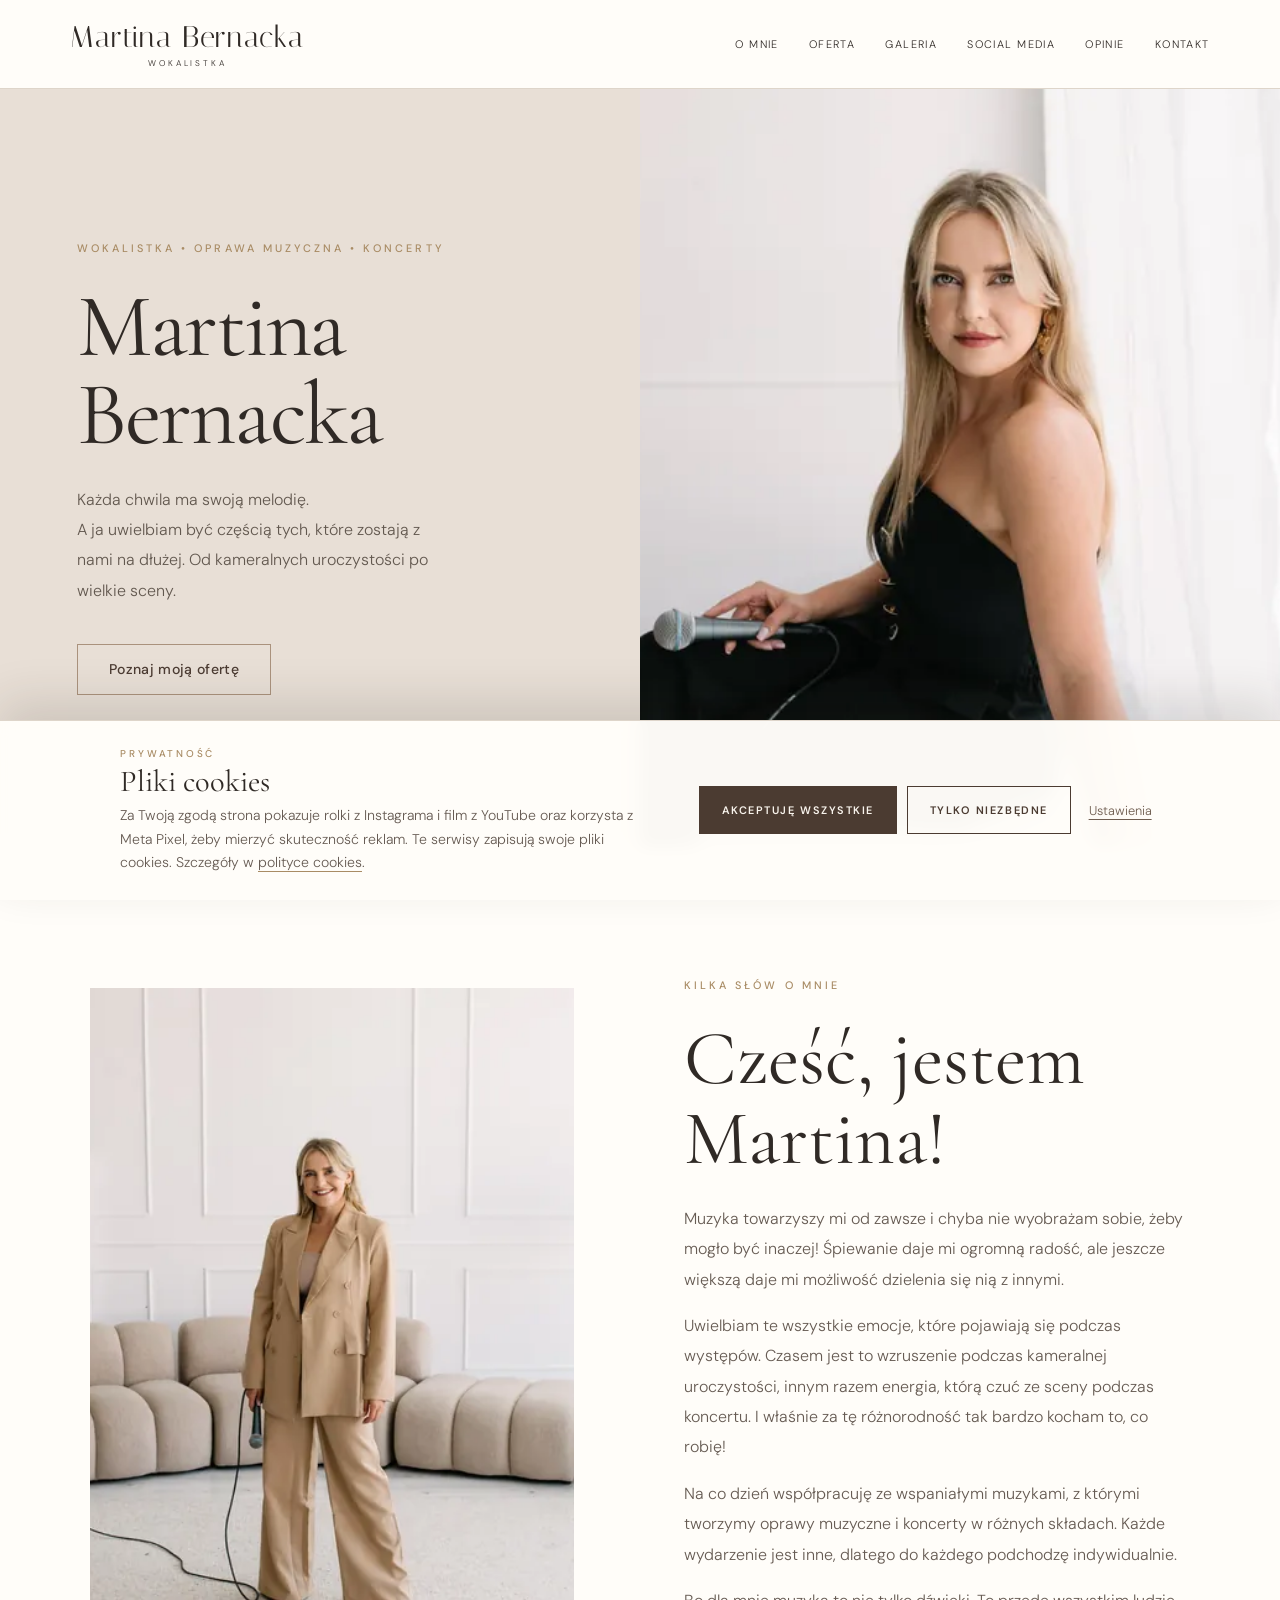
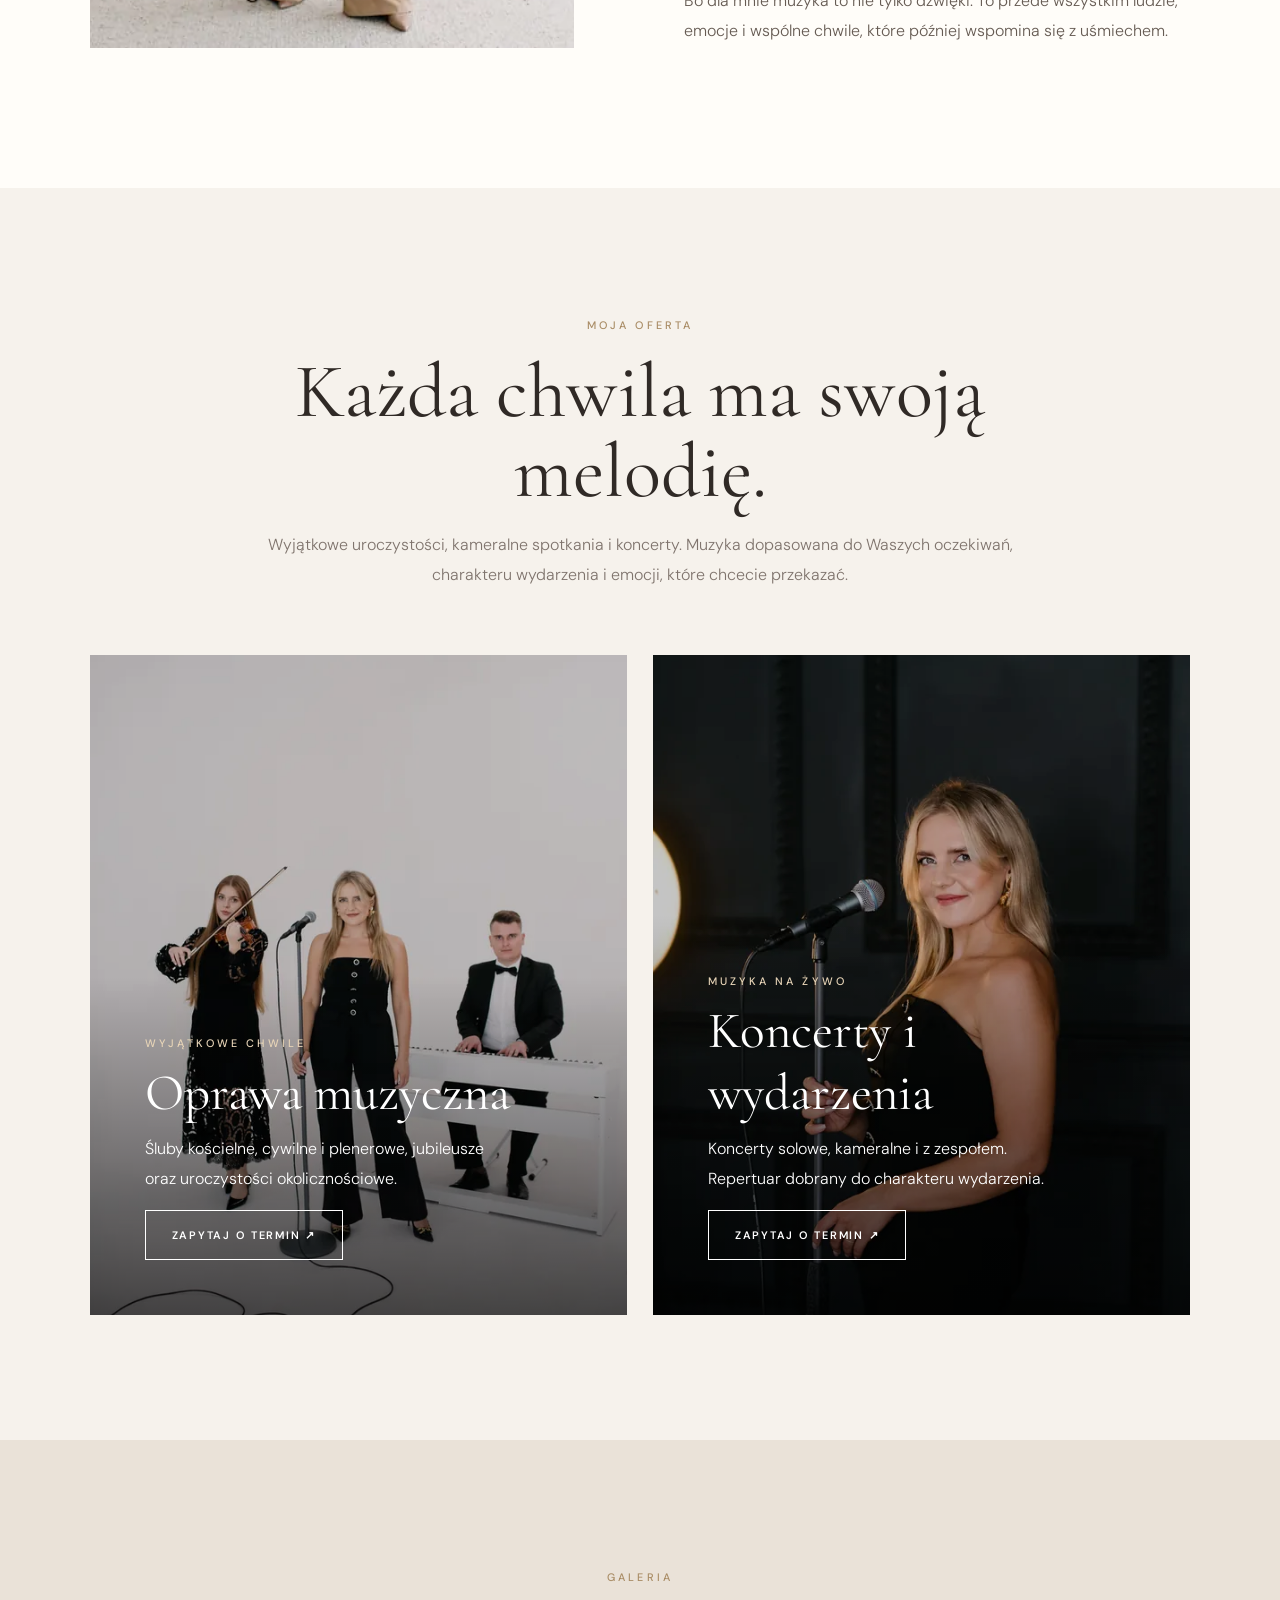
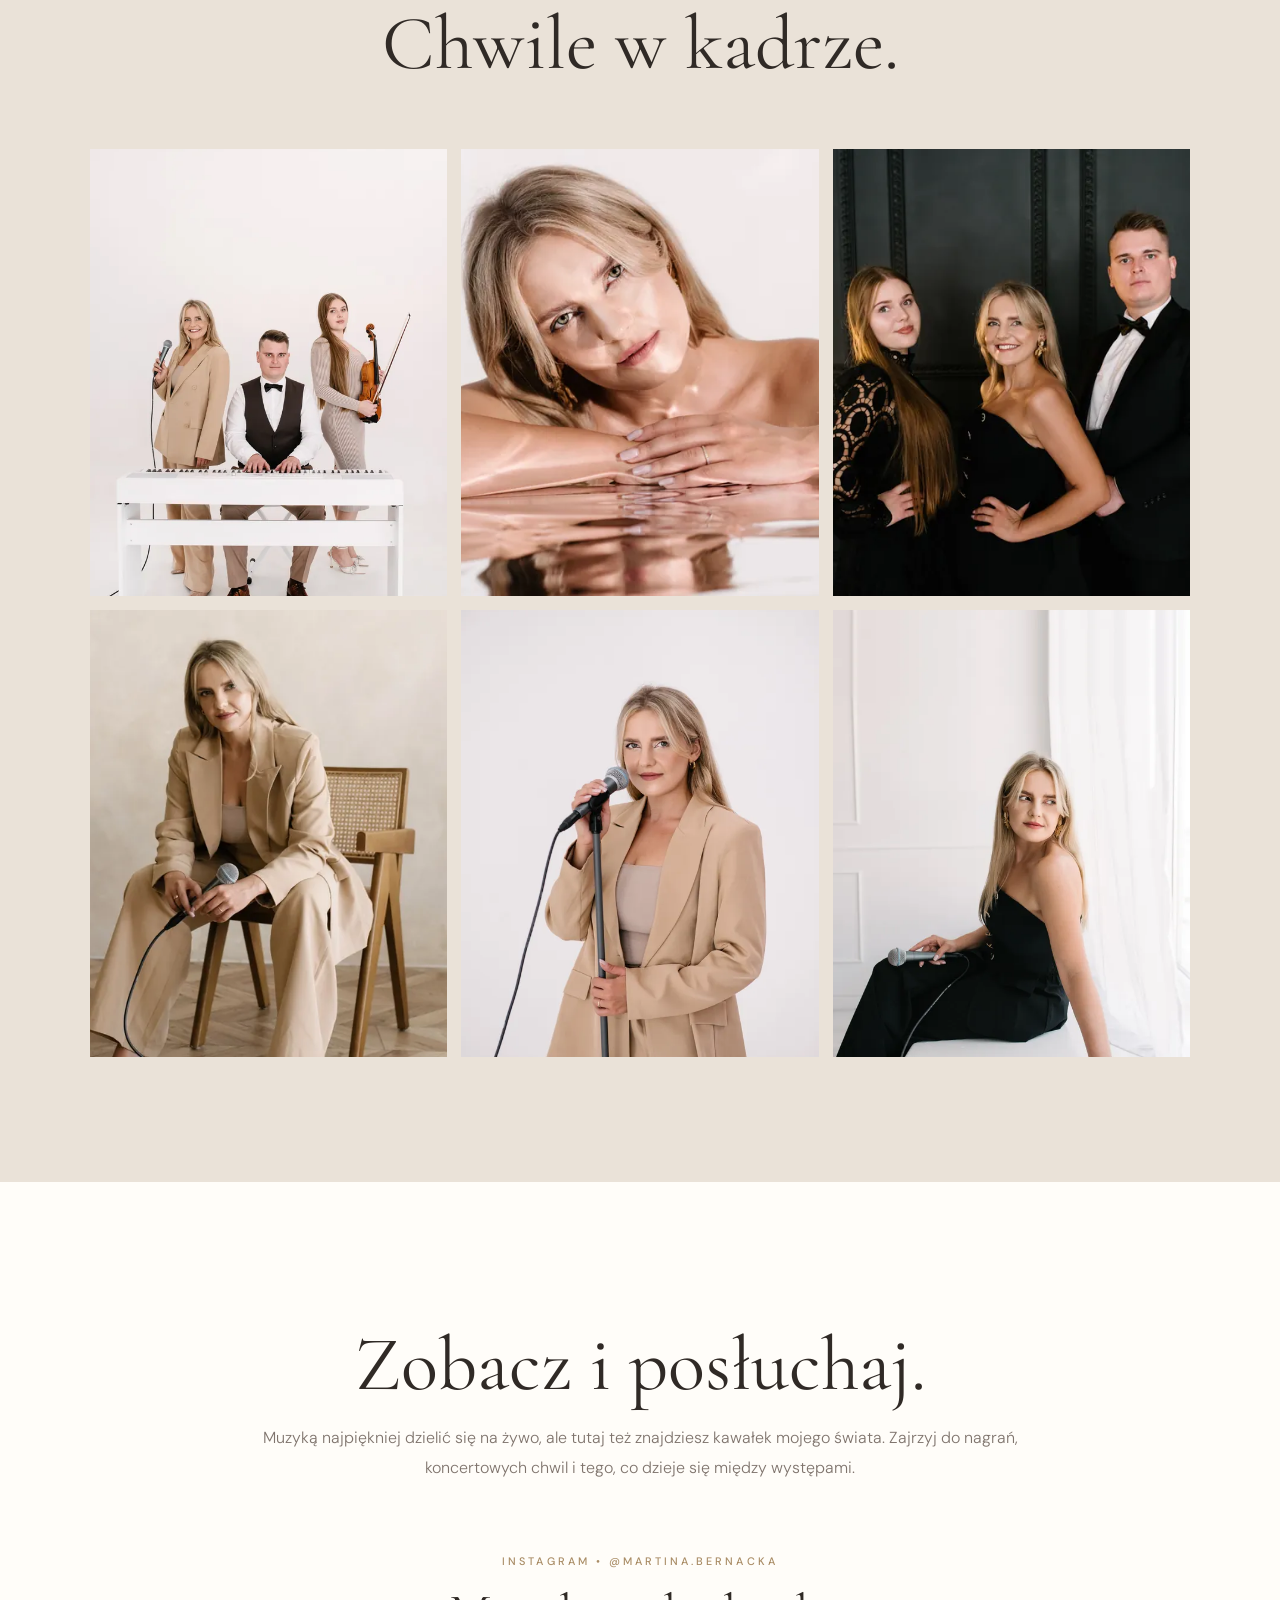
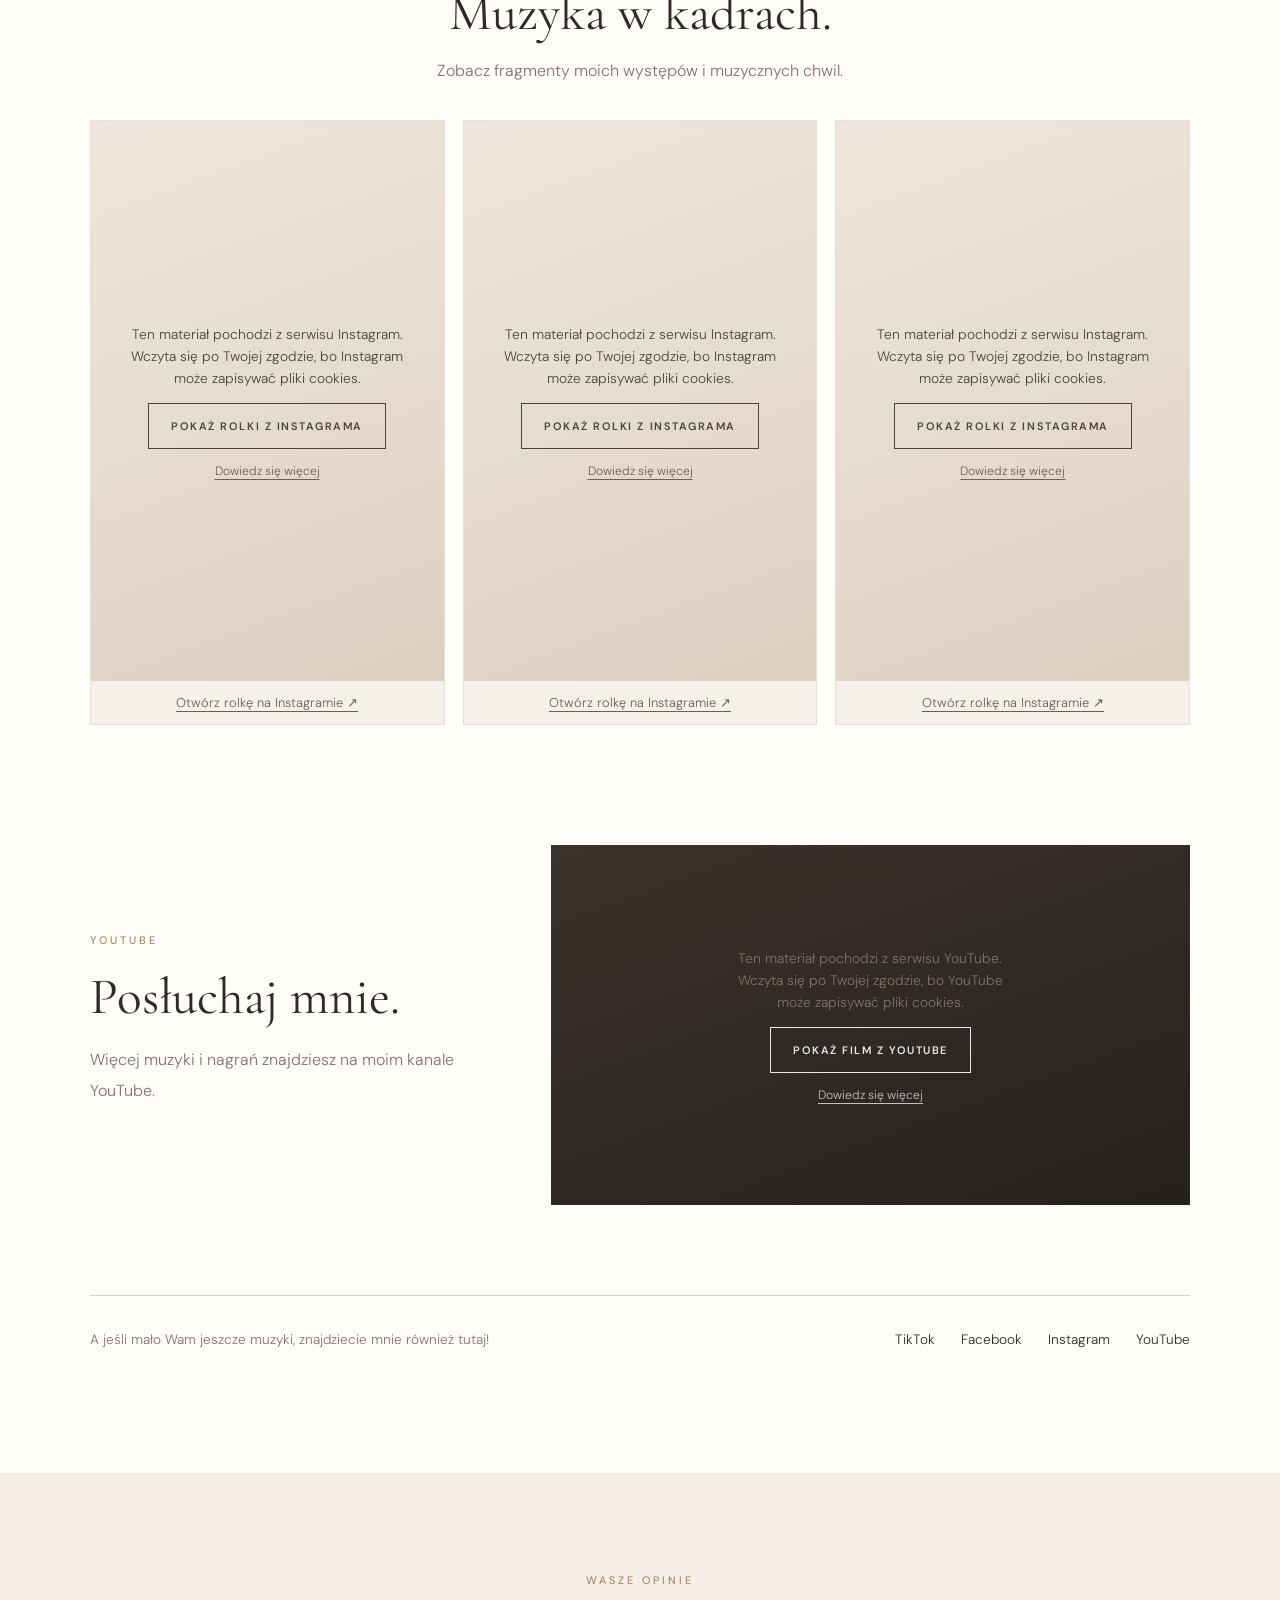
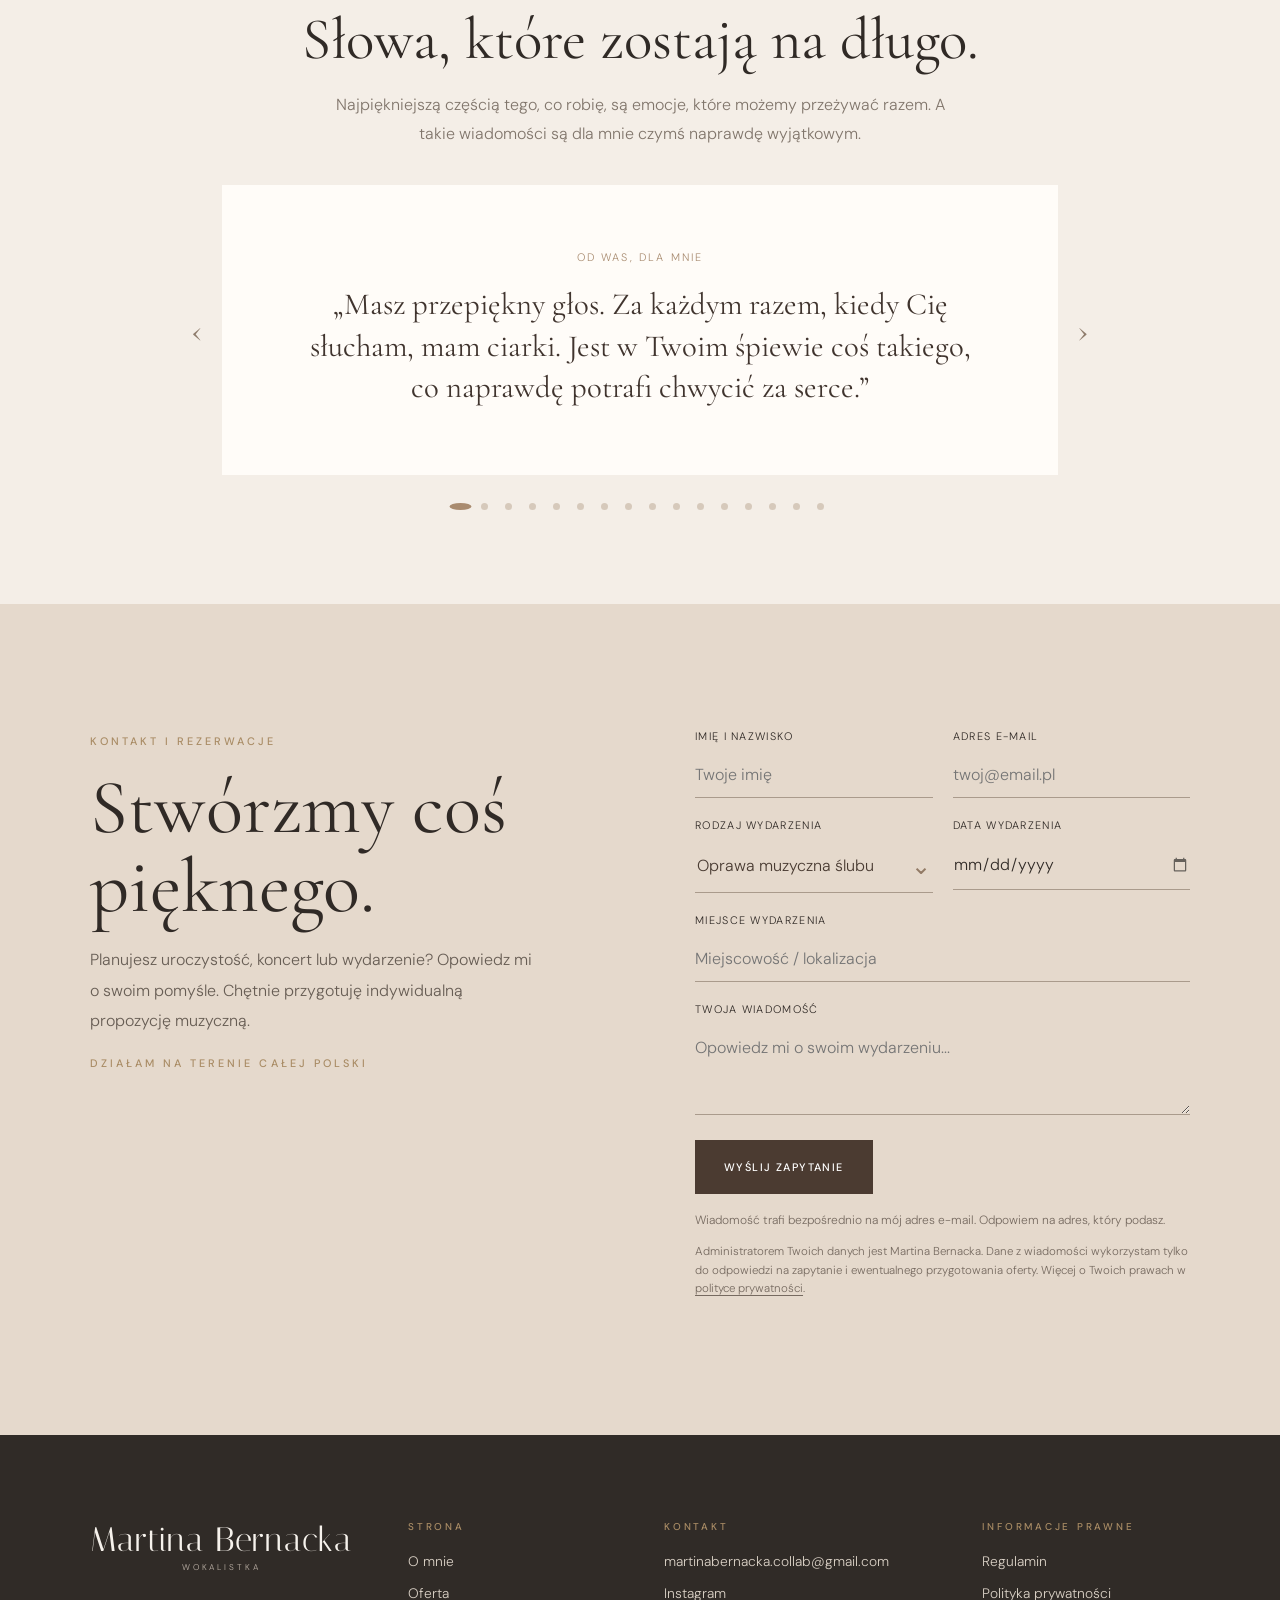
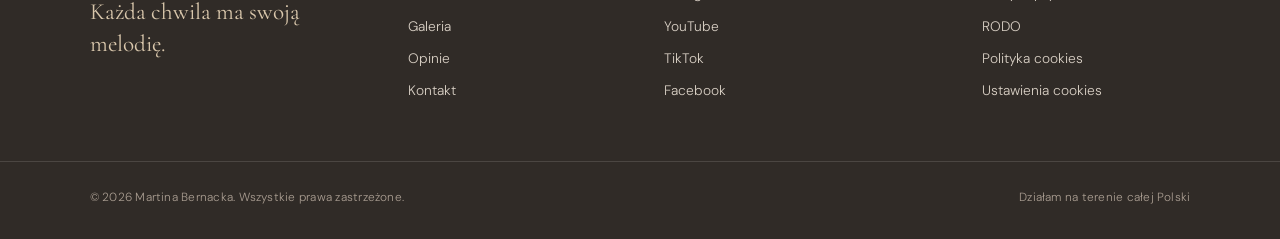
<file: index.html>
<!DOCTYPE html>

<html lang="pl"><head><meta charset="utf-8"/><meta content="width=device-width, initial-scale=1" name="viewport"/><meta content="#fffdf9" name="theme-color"/><meta name="apple-mobile-web-app-title" content="M. Bernacka"/><meta content="Wokalistka Martina Bernacka z Opolszczyzny. Oprawa muzyczna ślubu w kościele, ślubów cywilnych i plenerowych, jubileuszy oraz koncerty. Cała Polska." name="description"/><meta name="keywords" content="oprawa muzyczna ślubu w kościele, oprawa muzyczna ślubu, oprawa muzyczna mszy ślubnej, śpiew na ślubie, wokalistka na ślub, ślub kościelny, ślub cywilny, ślub plenerowy, oprawa muzyczna jubileuszu, koncerty, oprawa muzyczna ślubu Opole, oprawa muzyczna ślubu opolskie, oprawa muzyczna ślubu Opolszczyzna, oprawa muzyczna ślubu dolnośląskie, oprawa muzyczna ślubu kujawsko-pomorskie, oprawa muzyczna ślubu lubelskie, oprawa muzyczna ślubu lubuskie, oprawa muzyczna ślubu łódzkie, oprawa muzyczna ślubu małopolskie, oprawa muzyczna ślubu mazowieckie, oprawa muzyczna ślubu podkarpackie, oprawa muzyczna ślubu podlaskie, oprawa muzyczna ślubu pomorskie, oprawa muzyczna ślubu śląskie, oprawa muzyczna ślubu świętokrzyskie, oprawa muzyczna ślubu warmińsko-mazurskie, oprawa muzyczna ślubu wielkopolskie, oprawa muzyczna ślubu zachodniopomorskie, Martina Bernacka, wokalistka"/><meta name="author" content="Martina Bernacka"/><meta name="robots" content="index, follow"/><title>Oprawa muzyczna ślubu w kościele | Martina Bernacka, wokalistka</title><link rel="canonical" href="https://martinabernacka.com/"/><meta property="og:type" content="website"/><meta property="og:site_name" content="Martina Bernacka"/><meta property="og:locale" content="pl_PL"/><meta property="og:url" content="https://martinabernacka.com/"/><meta property="og:title" content="Oprawa muzyczna ślubu w kościele | Martina Bernacka, wokalistka"/><meta property="og:description" content="Wokalistka Martina Bernacka z Opolszczyzny. Oprawa muzyczna ślubu w kościele, ślubów cywilnych i plenerowych, jubileuszy oraz koncerty. Cała Polska."/><meta property="og:image" content="https://martinabernacka.com/assets/img/og-image.jpg"/><meta property="og:image:width" content="1200"/><meta property="og:image:height" content="630"/><meta property="og:image:alt" content="Martina Bernacka z mikrofonem przy oknie"/><meta name="twitter:card" content="summary_large_image"/><meta name="twitter:title" content="Oprawa muzyczna ślubu w kościele | Martina Bernacka, wokalistka"/><meta name="twitter:description" content="Wokalistka Martina Bernacka z Opolszczyzny. Oprawa muzyczna ślubu w kościele, ślubów cywilnych i plenerowych, jubileuszy oraz koncerty. Cała Polska."/><meta name="twitter:image" content="https://martinabernacka.com/assets/img/og-image.jpg"/><script type="application/ld+json">{"@context": "https://schema.org", "@graph": [{"@type": "WebSite", "@id": "https://martinabernacka.com/#strona", "name": "Martina Bernacka", "url": "https://martinabernacka.com/", "inLanguage": "pl-PL"}, {"@type": "Person", "@id": "https://martinabernacka.com/#martina", "name": "Martina Bernacka", "jobTitle": "Wokalistka", "description": "Wokalistka. Oprawa muzyczna uroczystości, koncerty i wydarzenia. Oprawy muzyczne i koncerty w różnych składach, ze współpracującymi muzykami.", "url": "https://martinabernacka.com/", "image": "https://martinabernacka.com/assets/img/og-image.jpg", "email": "martinabernacka.collab@gmail.com", "areaServed": [{"@type": "Country", "name": "Polska"}, {"@type": "AdministrativeArea", "name": "województwo dolnośląskie"}, {"@type": "AdministrativeArea", "name": "województwo kujawsko-pomorskie"}, {"@type": "AdministrativeArea", "name": "województwo lubelskie"}, {"@type": "AdministrativeArea", "name": "województwo lubuskie"}, {"@type": "AdministrativeArea", "name": "województwo łódzkie"}, {"@type": "AdministrativeArea", "name": "województwo małopolskie"}, {"@type": "AdministrativeArea", "name": "województwo mazowieckie"}, {"@type": "AdministrativeArea", "name": "województwo opolskie"}, {"@type": "AdministrativeArea", "name": "województwo podkarpackie"}, {"@type": "AdministrativeArea", "name": "województwo podlaskie"}, {"@type": "AdministrativeArea", "name": "województwo pomorskie"}, {"@type": "AdministrativeArea", "name": "województwo śląskie"}, {"@type": "AdministrativeArea", "name": "województwo świętokrzyskie"}, {"@type": "AdministrativeArea", "name": "województwo warmińsko-mazurskie"}, {"@type": "AdministrativeArea", "name": "województwo wielkopolskie"}, {"@type": "AdministrativeArea", "name": "województwo zachodniopomorskie"}], "knowsAbout": ["oprawa muzyczna ślubu w kościele", "oprawa muzyczna ślubu cywilnego", "oprawa muzyczna ślubu plenerowego", "oprawa muzyczna jubileuszu", "koncerty"], "sameAs": ["https://www.instagram.com/martina.bernacka/", "https://www.youtube.com/channel/UC1nf4XpLBBJtvFT8xslhd0Q", "https://www.tiktok.com/@martina.bernacka", "https://www.facebook.com/martina.tiszbierek/"], "homeLocation": {"@type": "Place", "name": "Opolszczyzna", "address": {"@type": "PostalAddress", "addressRegion": "województwo opolskie", "addressCountry": "PL"}}}, {"@type": "Service", "@id": "https://martinabernacka.com/#oprawa-muzyczna", "name": "Oprawa muzyczna ślubu w kościele i uroczystości", "serviceType": "Oprawa muzyczna", "description": "Śluby kościelne, cywilne i plenerowe, jubileusze oraz uroczystości okolicznościowe. Muzyka dopasowana do oczekiwań, charakteru wydarzenia i emocji.", "provider": {"@id": "https://martinabernacka.com/#martina"}, "areaServed": [{"@type": "Country", "name": "Polska"}, {"@type": "AdministrativeArea", "name": "województwo dolnośląskie"}, {"@type": "AdministrativeArea", "name": "województwo kujawsko-pomorskie"}, {"@type": "AdministrativeArea", "name": "województwo lubelskie"}, {"@type": "AdministrativeArea", "name": "województwo lubuskie"}, {"@type": "AdministrativeArea", "name": "województwo łódzkie"}, {"@type": "AdministrativeArea", "name": "województwo małopolskie"}, {"@type": "AdministrativeArea", "name": "województwo mazowieckie"}, {"@type": "AdministrativeArea", "name": "województwo opolskie"}, {"@type": "AdministrativeArea", "name": "województwo podkarpackie"}, {"@type": "AdministrativeArea", "name": "województwo podlaskie"}, {"@type": "AdministrativeArea", "name": "województwo pomorskie"}, {"@type": "AdministrativeArea", "name": "województwo śląskie"}, {"@type": "AdministrativeArea", "name": "województwo świętokrzyskie"}, {"@type": "AdministrativeArea", "name": "województwo warmińsko-mazurskie"}, {"@type": "AdministrativeArea", "name": "województwo wielkopolskie"}, {"@type": "AdministrativeArea", "name": "województwo zachodniopomorskie"}], "inLanguage": "pl-PL"}, {"@type": "Service", "@id": "https://martinabernacka.com/#koncerty", "name": "Koncerty i wydarzenia", "serviceType": "Koncerty", "description": "Koncerty solowe, kameralne i z zespołem. Repertuar dobrany do charakteru wydarzenia.", "provider": {"@id": "https://martinabernacka.com/#martina"}, "areaServed": [{"@type": "Country", "name": "Polska"}, {"@type": "AdministrativeArea", "name": "województwo dolnośląskie"}, {"@type": "AdministrativeArea", "name": "województwo kujawsko-pomorskie"}, {"@type": "AdministrativeArea", "name": "województwo lubelskie"}, {"@type": "AdministrativeArea", "name": "województwo lubuskie"}, {"@type": "AdministrativeArea", "name": "województwo łódzkie"}, {"@type": "AdministrativeArea", "name": "województwo małopolskie"}, {"@type": "AdministrativeArea", "name": "województwo mazowieckie"}, {"@type": "AdministrativeArea", "name": "województwo opolskie"}, {"@type": "AdministrativeArea", "name": "województwo podkarpackie"}, {"@type": "AdministrativeArea", "name": "województwo podlaskie"}, {"@type": "AdministrativeArea", "name": "województwo pomorskie"}, {"@type": "AdministrativeArea", "name": "województwo śląskie"}, {"@type": "AdministrativeArea", "name": "województwo świętokrzyskie"}, {"@type": "AdministrativeArea", "name": "województwo warmińsko-mazurskie"}, {"@type": "AdministrativeArea", "name": "województwo wielkopolskie"}, {"@type": "AdministrativeArea", "name": "województwo zachodniopomorskie"}], "inLanguage": "pl-PL"}]}</script><link rel="icon" href="favicon.svg" type="image/svg+xml"/><link rel="icon" href="assets/icons/favicon-32.png" type="image/png" sizes="32x32"/><link rel="apple-touch-icon" href="assets/icons/apple-touch-icon.png"/><link rel="manifest" href="site.webmanifest"/><link rel="preload" href="assets/fonts/dm-sans-latin-3.woff2" as="font" type="font/woff2" crossorigin/><link rel="preload" href="assets/fonts/cormorant-garamond-latin-1.woff2" as="font" type="font/woff2" crossorigin/><link rel="preload" href="assets/fonts/italiana-latin-4.woff2" as="font" type="font/woff2" crossorigin/><!-- css:start --><style>
@font-face {font-family: 'Cormorant Garamond';font-style: normal;font-weight: 400;font-display: swap;src: url(assets/fonts/cormorant-garamond-latin-ext-0.woff2) format('woff2');unicode-range: U+0100-02BA, U+02BD-02C5, U+02C7-02CC, U+02CE-02D7, U+02DD-02FF, U+0304, U+0308, U+0329, U+1D00-1DBF, U+1E00-1E9F, U+1EF2-1EFF, U+2020, U+20A0-20AB, U+20AD-20C4, U+2113, U+2C60-2C7F, U+A720-A7FF;}@font-face {font-family: 'Cormorant Garamond';font-style: normal;font-weight: 400;font-display: swap;src: url(assets/fonts/cormorant-garamond-latin-1.woff2) format('woff2');unicode-range: U+0000-00FF, U+0131, U+0152-0153, U+02BB-02BC, U+02C6, U+02DA, U+02DC, U+0304, U+0308, U+0329, U+2000-206F, U+20AC, U+2122, U+2191, U+2193, U+2212, U+2215, U+FEFF, U+FFFD;}@font-face {font-family: 'Cormorant Garamond';font-style: normal;font-weight: 500;font-display: swap;src: url(assets/fonts/cormorant-garamond-latin-ext-0.woff2) format('woff2');unicode-range: U+0100-02BA, U+02BD-02C5, U+02C7-02CC, U+02CE-02D7, U+02DD-02FF, U+0304, U+0308, U+0329, U+1D00-1DBF, U+1E00-1E9F, U+1EF2-1EFF, U+2020, U+20A0-20AB, U+20AD-20C4, U+2113, U+2C60-2C7F, U+A720-A7FF;}@font-face {font-family: 'Cormorant Garamond';font-style: normal;font-weight: 500;font-display: swap;src: url(assets/fonts/cormorant-garamond-latin-1.woff2) format('woff2');unicode-range: U+0000-00FF, U+0131, U+0152-0153, U+02BB-02BC, U+02C6, U+02DA, U+02DC, U+0304, U+0308, U+0329, U+2000-206F, U+20AC, U+2122, U+2191, U+2193, U+2212, U+2215, U+FEFF, U+FFFD;}@font-face {font-family: 'Cormorant Garamond';font-style: normal;font-weight: 600;font-display: swap;src: url(assets/fonts/cormorant-garamond-latin-ext-0.woff2) format('woff2');unicode-range: U+0100-02BA, U+02BD-02C5, U+02C7-02CC, U+02CE-02D7, U+02DD-02FF, U+0304, U+0308, U+0329, U+1D00-1DBF, U+1E00-1E9F, U+1EF2-1EFF, U+2020, U+20A0-20AB, U+20AD-20C4, U+2113, U+2C60-2C7F, U+A720-A7FF;}@font-face {font-family: 'Cormorant Garamond';font-style: normal;font-weight: 600;font-display: swap;src: url(assets/fonts/cormorant-garamond-latin-1.woff2) format('woff2');unicode-range: U+0000-00FF, U+0131, U+0152-0153, U+02BB-02BC, U+02C6, U+02DA, U+02DC, U+0304, U+0308, U+0329, U+2000-206F, U+20AC, U+2122, U+2191, U+2193, U+2212, U+2215, U+FEFF, U+FFFD;}@font-face {font-family: 'DM Sans';font-style: normal;font-weight: 300;font-display: swap;src: url(assets/fonts/dm-sans-latin-ext-2.woff2) format('woff2');unicode-range: U+0100-02BA, U+02BD-02C5, U+02C7-02CC, U+02CE-02D7, U+02DD-02FF, U+0304, U+0308, U+0329, U+1D00-1DBF, U+1E00-1E9F, U+1EF2-1EFF, U+2020, U+20A0-20AB, U+20AD-20C4, U+2113, U+2C60-2C7F, U+A720-A7FF;}@font-face {font-family: 'DM Sans';font-style: normal;font-weight: 300;font-display: swap;src: url(assets/fonts/dm-sans-latin-3.woff2) format('woff2');unicode-range: U+0000-00FF, U+0131, U+0152-0153, U+02BB-02BC, U+02C6, U+02DA, U+02DC, U+0304, U+0308, U+0329, U+2000-206F, U+20AC, U+2122, U+2191, U+2193, U+2212, U+2215, U+FEFF, U+FFFD;}@font-face {font-family: 'DM Sans';font-style: normal;font-weight: 400;font-display: swap;src: url(assets/fonts/dm-sans-latin-ext-2.woff2) format('woff2');unicode-range: U+0100-02BA, U+02BD-02C5, U+02C7-02CC, U+02CE-02D7, U+02DD-02FF, U+0304, U+0308, U+0329, U+1D00-1DBF, U+1E00-1E9F, U+1EF2-1EFF, U+2020, U+20A0-20AB, U+20AD-20C4, U+2113, U+2C60-2C7F, U+A720-A7FF;}@font-face {font-family: 'DM Sans';font-style: normal;font-weight: 400;font-display: swap;src: url(assets/fonts/dm-sans-latin-3.woff2) format('woff2');unicode-range: U+0000-00FF, U+0131, U+0152-0153, U+02BB-02BC, U+02C6, U+02DA, U+02DC, U+0304, U+0308, U+0329, U+2000-206F, U+20AC, U+2122, U+2191, U+2193, U+2212, U+2215, U+FEFF, U+FFFD;}@font-face {font-family: 'DM Sans';font-style: normal;font-weight: 500;font-display: swap;src: url(assets/fonts/dm-sans-latin-ext-2.woff2) format('woff2');unicode-range: U+0100-02BA, U+02BD-02C5, U+02C7-02CC, U+02CE-02D7, U+02DD-02FF, U+0304, U+0308, U+0329, U+1D00-1DBF, U+1E00-1E9F, U+1EF2-1EFF, U+2020, U+20A0-20AB, U+20AD-20C4, U+2113, U+2C60-2C7F, U+A720-A7FF;}@font-face {font-family: 'DM Sans';font-style: normal;font-weight: 500;font-display: swap;src: url(assets/fonts/dm-sans-latin-3.woff2) format('woff2');unicode-range: U+0000-00FF, U+0131, U+0152-0153, U+02BB-02BC, U+02C6, U+02DA, U+02DC, U+0304, U+0308, U+0329, U+2000-206F, U+20AC, U+2122, U+2191, U+2193, U+2212, U+2215, U+FEFF, U+FFFD;}@font-face {font-family: 'DM Sans';font-style: normal;font-weight: 600;font-display: swap;src: url(assets/fonts/dm-sans-latin-ext-2.woff2) format('woff2');unicode-range: U+0100-02BA, U+02BD-02C5, U+02C7-02CC, U+02CE-02D7, U+02DD-02FF, U+0304, U+0308, U+0329, U+1D00-1DBF, U+1E00-1E9F, U+1EF2-1EFF, U+2020, U+20A0-20AB, U+20AD-20C4, U+2113, U+2C60-2C7F, U+A720-A7FF;}@font-face {font-family: 'DM Sans';font-style: normal;font-weight: 600;font-display: swap;src: url(assets/fonts/dm-sans-latin-3.woff2) format('woff2');unicode-range: U+0000-00FF, U+0131, U+0152-0153, U+02BB-02BC, U+02C6, U+02DA, U+02DC, U+0304, U+0308, U+0329, U+2000-206F, U+20AC, U+2122, U+2191, U+2193, U+2212, U+2215, U+FEFF, U+FFFD;}@font-face {font-family: 'Italiana';font-style: normal;font-weight: 400;font-display: swap;src: url(assets/fonts/italiana-latin-4.woff2) format('woff2');unicode-range: U+0000-00FF, U+0131, U+0152-0153, U+02BB-02BC, U+02C6, U+02DA, U+02DC, U+0304, U+0308, U+0329, U+2000-206F, U+20AC, U+2122, U+2191, U+2193, U+2212, U+2215, U+FEFF, U+FFFD;}:root{--ink:#302a26;--muted:#7f746d;--cream:#f6f2ec;--white:#fffdf9;--gold:#a98c65;--line:#ded5ca}*{box-sizing:border-box}html{scroll-behavior:smooth}body{margin:0;color:var(--ink);background:var(--cream);font-family:'DM Sans',sans-serif;font-weight:300}a{color:inherit;text-decoration:none}button,input,textarea,select{font:inherit}img{width:100%;display:block;object-fit:cover}h1,h2,h3,p{margin-top:0}h1,h2,h3,.serif{font-family:"Cormorant Garamond",Georgia,serif;font-weight:400}h1{font-size:clamp(4rem,8vw,9rem);line-height:.98;letter-spacing:-.025em}h2{font-size:clamp(3.2rem,6vw,6.6rem);line-height:1.04}h3{font-size:clamp(2rem,3vw,3.2rem)}p{line-height:1.9}.eyebrow{font-size:.68rem;letter-spacing:.28em;text-transform:uppercase;font-weight:500;color:var(--gold)}.btn{display:inline-flex;align-items:center;justify-content:center;gap:24px;padding:17px 26px;border:1px solid var(--ink);text-transform:uppercase;letter-spacing:.16em;font-size:.68rem;font-weight:600;transition:.3s;background:transparent;cursor:pointer}.btn:hover{background:var(--ink);color:white}.btn.light{color:white;border-color:white}.btn.light:hover{background:white;color:var(--ink)}header{height:88px;display:flex;align-items:center;justify-content:space-between;padding:0 5.5%;background:var(--white);position:relative;z-index:5}.brand{font-family:Italiana,serif;font-size:1.9rem;letter-spacing:.025em}.brand small{font-family:'DM Sans',sans-serif;display:block;text-align:center;font-size:.52rem;letter-spacing:.35em;margin-top:3px}nav{display:flex;align-items:center;gap:30px}nav a{font-size:.68rem;text-transform:uppercase;letter-spacing:.13em}nav a:hover{color:var(--gold)}.menu{display:none;border:0;background:none;font-size:24px}.hero{min-height:690px;height:calc(100svh - 88px);max-height:920px;display:grid;grid-template-columns:52% 48%;background:#e8dfd6}.hero-copy{display:flex;flex-direction:column;justify-content:center;padding:8% 10.5%;position:relative}.hero-copy .eyebrow{margin-bottom:28px}.hero-copy h1{margin-bottom:26px}.hero-copy p{max-width:380px;color:#62584f;margin-bottom:38px}.hero-image{height:100%;min-height:0;overflow:hidden}.hero-image img{height:100%;object-position:center 34%}.scroll{position:static;display:block;margin-top:55px;font-size:.62rem;letter-spacing:.2em;text-transform:uppercase;color:#7e7167}.section{padding:125px 7%}.section-head{text-align:center;max-width:760px;margin:0 auto 65px}.section-head h2{margin:18px 0}.section-head p{color:var(--muted)}.about{display:grid;grid-template-columns:44% 1fr;gap:10%;align-items:center;background:var(--white)}.about img{height:660px;object-position:center 34%}.about .copy{max-width:580px}.about h2{margin:25px 0;font-family:"Cormorant Garamond",Georgia,serif;font-weight:400}.about p{color:#665b53}.signature{font-family:Italiana,serif;font-size:2.4rem;color:var(--gold);margin-top:30px}.offers{background:var(--cream)}.offer-grid{display:grid;grid-template-columns:1fr 1fr;gap:26px}.offer{position:relative;overflow:hidden;height:660px;background:#d2c4b8}.offer img{height:100%;transition:transform .7s;filter:brightness(.77)}.offer:hover img{transform:scale(1.035)}.offer .overlay{position:absolute;inset:auto 0 0;padding:55px;color:white;background:linear-gradient(transparent,rgba(0,0,0,.62))}.offer h3{font-size:clamp(2.6rem,4vw,4.4rem);margin:10px 0}.offer p{max-width:360px}.offer .eyebrow{color:#e7d4b7}.quote{padding:100px 12%;text-align:center;background:#dcd0c1}.quote p{font-family:Italiana,serif;font-size:clamp(2.2rem,4vw,4.6rem);line-height:1.3;margin:0}.formats{background:var(--white)}.format-grid{display:grid;grid-template-columns:repeat(3,1fr);gap:35px}.format{padding:30px 0;border-top:1px solid var(--line)}.format .num{color:var(--gold);font-size:.75rem}.format h3{font-size:2.4rem;margin:20px 0 14px}.format p{color:var(--muted);font-size:.94rem}.gallery{background:#eae2d8}.gallery-grid{display:grid;grid-template-columns:1fr 1fr 1fr;gap:15px}.gallery-grid img{height:420px;cursor:pointer;transition:opacity .25s}.gallery-grid img:hover{opacity:.83}.gallery-grid img:nth-child(2){height:510px}.gallery-grid img:nth-child(5){height:510px}.listen{text-align:center;background:var(--white)}.listen p{max-width:570px;margin:0 auto 30px;color:var(--muted)}.contact{display:grid;grid-template-columns:1fr 1fr;gap:10%;background:#e5d9cc}.contact h2{margin:18px 0}.contact .intro{max-width:450px;color:#675d54}.contact form{display:grid;grid-template-columns:1fr 1fr;gap:20px}label{font-size:.68rem;letter-spacing:.12em;text-transform:uppercase;display:block;margin-bottom:9px}input,select,textarea{width:100%;border:0;border-bottom:1px solid #aa9b8c;padding:12px 0;background:transparent;outline:none;border-radius:0;color:var(--ink)}input:focus,textarea:focus,select:focus{border-bottom-color:#49372c}.full{grid-column:1/-1}textarea{resize:vertical;min-height:90px}footer{background:#302b27;color:#eee8df;padding:55px 7%;display:flex;align-items:center;justify-content:space-between;gap:25px}footer p{font-size:.75rem;color:#c1b6ab;margin:0}footer a{font-size:.8rem}#lightbox{position:fixed;inset:0;background:rgba(15,13,12,.94);z-index:50;display:none;align-items:center;justify-content:center;padding:55px}#lightbox.open{display:flex}#lightbox img{max-height:90vh;max-width:90vw;width:auto}#lightbox button{position:absolute;top:15px;right:25px;border:0;background:none;color:white;font-size:38px;cursor:pointer}@media(max-width:900px){header{height:76px}.menu{display:block}nav{display:none;position:absolute;top:76px;left:0;right:0;background:var(--white);padding:30px;flex-direction:column;align-items:flex-start}nav.open{display:flex}.hero{height:auto;min-height:0;grid-template-columns:1fr}.hero-image{height:62vh;min-height:400px;grid-row:1}.hero-copy{padding:75px 8% 95px}.scroll{margin-top:42px}.section{padding:85px 6%}.about{grid-template-columns:1fr;gap:45px}.about img{height:540px}.offer-grid{grid-template-columns:1fr}.offer{height:560px}.format-grid{grid-template-columns:1fr;gap:10px}.gallery-grid{grid-template-columns:1fr 1fr}.gallery-grid img,.gallery-grid img:nth-child(2),.gallery-grid img:nth-child(5){height:320px}.contact{grid-template-columns:1fr;gap:30px}footer{flex-direction:column;text-align:center}}@media(max-width:540px){.brand{font-size:1.55rem}h1{font-size:4.7rem}.hero-image{height:55vh;min-height:340px}.hero-copy{padding-top:60px}.section{padding:70px 6%}.about img{height:450px}.offer{height:460px}.offer .overlay{padding:30px}.gallery-grid{gap:8px}.gallery-grid img,.gallery-grid img:nth-child(2),.gallery-grid img:nth-child(5){height:240px}.contact form{grid-template-columns:1fr}.quote{padding:75px 7%}}.offers .section-head h2{font-family:"Cormorant Garamond",Georgia,serif;font-weight:400}.social-showcase{background:var(--white)}.social-showcase .section-head{max-width:780px;margin:0 auto 65px;text-align:center}.social-showcase .section-head h2{font-family:"Cormorant Garamond",Georgia,serif;font-weight:400}.social-feature{display:grid;grid-template-columns:1fr 1fr;min-height:450px;background:#eee7df}.social-feature-copy{padding:clamp(35px,5vw,85px);display:flex;flex-direction:column;align-items:flex-start;justify-content:center}.social-feature h3,.social-youtube h3{font-family:"Cormorant Garamond",Georgia,serif;font-weight:400;font-size:clamp(2.6rem,4vw,4.4rem);line-height:1.1;margin:20px 0}.social-feature p,.social-youtube p{color:var(--muted);max-width:420px}.social-feature .btn{margin-top:16px}.social-subtle{font-size:.83rem;color:var(--muted);margin-top:24px;text-decoration:underline;text-underline-offset:5px}.social-video-poster{position:relative;min-height:420px;background:linear-gradient(145deg,#cbbeb1,#8f7e72);display:flex;align-items:center;justify-content:center;overflow:hidden}.social-video-poster:before{content:"";position:absolute;inset:14px;border:1px solid rgba(255,255,255,.5)}.social-play{display:grid;place-items:center;width:78px;height:78px;border:1px solid white;border-radius:50%;font-size:23px;color:white;padding-left:4px;transition:transform .2s}.social-video-poster:hover .social-play{transform:scale(1.12)}.social-video-label{position:absolute;bottom:36px;left:35px;right:35px;color:white;letter-spacing:.1em;font-size:.78rem;text-transform:uppercase;display:flex;justify-content:space-between}.social-youtube{display:grid;grid-template-columns:.75fr 1.25fr;align-items:center;gap:7%;padding:90px 0;border-bottom:1px solid var(--line)}.youtube-frame{width:100%;aspect-ratio:16/9;background:#25211e}.youtube-frame iframe{width:100%;height:100%;border:0}.social-text-link{display:inline-block;margin-top:12px;border-bottom:1px solid var(--gold);padding-bottom:8px;font-size:.84rem}.social-footer{display:flex;justify-content:space-between;align-items:center;gap:30px;padding:35px 0 0;color:var(--muted);font-size:.85rem}.social-links{display:flex;flex-wrap:wrap;gap:18px 26px}.social-links a{color:var(--ink)}.social-links a:hover{text-decoration:underline;text-underline-offset:5px}@media(max-width:800px){.social-feature,.social-youtube{grid-template-columns:1fr}.social-feature-copy{padding:45px 7%}.social-video-poster{min-height:320px}.social-youtube{gap:30px;padding:65px 0}.social-footer{flex-direction:column;align-items:flex-start}.social-showcase .section-head{margin-bottom:40px}}.event-options{display:grid;grid-template-columns:repeat(2,minmax(0,1fr));gap:10px;margin-top:12px}.event-option{position:relative;cursor:pointer!important;margin:0!important}.event-option input{position:absolute;opacity:0;width:1px;height:1px}.event-option span{display:flex;align-items:center;justify-content:center;text-align:center;min-height:56px;padding:12px 14px;border:1px solid #c9b9a7;background:rgba(255,255,255,.23);color:#53463d;font-size:.88rem;line-height:1.35;letter-spacing:0;text-transform:none;transition:background .2s,border-color .2s}.event-option input:checked+span{background:#f9f5ef;border-color:#96795b;box-shadow:inset 0 0 0 1px #96795b;color:#362a22}.event-option input:focus-visible+span{outline:2px solid #96795b;outline-offset:3px}.event-option:hover span{background:#f9f5ef}@media(max-width:550px){.event-options{grid-template-columns:1fr}.event-option span{min-height:48px}}.hero-copy .hero-editorial-link{display:inline-flex;align-items:center;justify-content:center;gap:22px;padding:17px 24px;border:1px solid #aa917a;border-radius:2px;background:rgba(255,255,255,.17);color:#4b3b31;font-family:"DM Sans",sans-serif;font-size:.78rem;font-weight:500;letter-spacing:.11em;text-transform:uppercase;line-height:1.4;text-decoration:none;box-shadow:none;transition:background .25s,border-color .25s,color .25s,transform .25s}.hero-copy .hero-editorial-link::before{content:none}.hero-copy .hero-editorial-link .cta-icon{width:auto;height:auto;display:inline;color:#9e826b;border:0;border-radius:0;font:normal 17px/1 Arial,sans-serif;transition:transform .25s,color .25s}.hero-copy .hero-editorial-link:hover{background:#9e826b;border-color:#9e826b;color:#fff;gap:22px;transform:translateY(-2px)}.hero-copy .hero-editorial-link:hover .cta-icon{background:transparent;border:0;color:#fff;transform:translate(2px,-2px)}.hero-copy .hero-editorial-link:focus-visible{outline:2px solid #9e826b;outline-offset:4px}@media(max-width:540px){.hero-copy .hero-editorial-link{font-size:.73rem;letter-spacing:.08em;padding:16px 19px;gap:15px}}.hero-copy .hero-editorial-link {display:inline-flex; align-items:center; justify-content:center;padding:15px 34px; min-height:59px; gap:0;background:#41362f; color:#f8f3ec; border:1px solid #41362f;border-radius:0; box-shadow:none;font-family:"Cormorant Garamond",Georgia,serif;font-size:clamp(1.38rem,2vw,1.58rem); font-weight:500;letter-spacing:.012em; line-height:1.1; text-transform:none;transition:background .22s ease,color .22s ease,border-color .22s ease;}.hero-copy .hero-editorial-link::before,.hero-copy .hero-editorial-link::after{content:none}.hero-copy .hero-editorial-link:hover{background:#5b4b40;color:#fffaf4;border-color:#5b4b40;transform:none;gap:0}.hero-copy .hero-editorial-link:focus-visible{outline:2px solid #a98c65;outline-offset:4px}@media(max-width:540px){.hero-copy .hero-editorial-link{padding:14px 28px;min-height:55px;font-size:1.43rem;letter-spacing:.01em;gap:0}}.hero{height:auto;min-height: min(760px,calc(100svh - 88px));max-height:none;grid-template-columns:50% 50%;align-items:stretch}.hero-copy{padding:clamp(54px,7vw,110px) clamp(28px,6vw,105px);justify-content:center;min-width:0}.hero-copy h1{font-size:clamp(4rem,7vw,8rem);overflow-wrap:normal}.hero-copy .btn{background:#302a26;color:#fff;border-color:#302a26;max-width:100%;text-align:center;line-height:1.5}.hero-copy .btn:hover{background:#a98c65;border-color:#a98c65}.hero-image{height:auto;min-height:650px;overflow:hidden}.hero-image img{height:100%;width:100%;object-fit:cover;object-position:center 42%}@media(max-width:900px){.hero{display:flex;flex-direction:column;min-height:0;height:auto}.hero-image{order:0;height:clamp(350px,72vw,600px);min-height:0}.hero-image img{height:100%;object-position:center 38%}.hero-copy{order:1;padding:55px 7% 65px;background:#e8dfd6}.hero-copy h1{font-size:clamp(3.4rem,10vw,6.2rem);line-height:1.02}.hero-copy p{margin-bottom:26px}.hero-copy .btn{width:auto;min-height:52px;padding:15px 22px}}@media(max-width:540px){.hero-image{height:390px;min-height:0}.hero-image img{object-position:center 43%}.hero-copy{padding:42px 7% 55px}.hero-copy .eyebrow{font-size:.58rem;line-height:1.7;letter-spacing:.18em;margin-bottom:16px}.hero-copy h1{font-size:clamp(3.35rem,12.5vw,4.7rem);margin-bottom:20px}.hero-copy p{font-size:1rem;line-height:1.65;margin-bottom:24px}.hero-copy .btn{display:inline-flex;font-size:.67rem;letter-spacing:.11em;padding:15px 18px;min-height:52px;width:auto}}.offers .section-head h2{font-family:"Cormorant Garamond",Georgia,serif;font-weight:400}.event-options{display:grid;grid-template-columns:repeat(2,minmax(0,1fr));gap:10px;margin-top:12px}.event-option{position:relative;cursor:pointer!important;margin:0!important}.event-option input{position:absolute;opacity:0;width:1px;height:1px}.event-option span{display:flex;align-items:center;justify-content:center;text-align:center;min-height:56px;padding:12px 14px;border:1px solid #c9b9a7;background:rgba(255,255,255,.23);color:#53463d;font-size:.88rem;line-height:1.35;letter-spacing:0;text-transform:none;transition:background .2s,border-color .2s}.event-option input:checked+span{background:#f9f5ef;border-color:#96795b;box-shadow:inset 0 0 0 1px #96795b;color:#362a22}.event-option input:focus-visible+span{outline:2px solid #96795b;outline-offset:3px}.event-option:hover span{background:#f9f5ef}@media(max-width:550px){.event-options{grid-template-columns:1fr}.event-option span{min-height:48px}}.reels-intro{text-align:center;margin:0 auto 34px}.reels-intro h3{font-family:"Cormorant Garamond",Georgia,serif;font-size:clamp(2.4rem,4vw,4rem);font-weight:400;margin:12px 0}.reels-intro p{color:var(--muted)}.reels-grid{display:grid;grid-template-columns:repeat(3,minmax(0,1fr));gap:18px;max-width:1120px;margin:0 auto 30px}.reel-card{min-width:0;background:#f5f0ea;border:1px solid #e8dfd6;overflow:hidden}.reel-card iframe{display:block;width:100%;height:560px;border:0;background:#faf8f5}.reel-card>a{display:block;padding:13px 15px;text-align:center;color:#6f5d50;font-size:.8rem;text-decoration:underline;text-underline-offset:4px}@media(max-width:800px){.reels-grid{grid-template-columns:1fr;max-width:430px;gap:22px}.reel-card iframe{height:570px}}@media(max-width:400px){.reel-card iframe{height:520px}}.event-options{display:grid;grid-template-columns:repeat(2,minmax(0,1fr));gap:10px;margin-top:12px}.event-option{position:relative;cursor:pointer!important;margin:0!important}.event-option input{position:absolute;opacity:0;width:1px;height:1px}.event-option span{display:flex;align-items:center;justify-content:center;text-align:center;min-height:56px;padding:12px 14px;border:1px solid #c9b9a7;background:rgba(255,255,255,.23);color:#53463d;font-size:.88rem;line-height:1.35;letter-spacing:0;text-transform:none;transition:background .2s,border-color .2s}.event-option input:checked+span{background:#f9f5ef;border-color:#96795b;box-shadow:inset 0 0 0 1px #96795b;color:#362a22}.event-option input:focus-visible+span{outline:2px solid #96795b;outline-offset:3px}.event-option:hover span{background:#f9f5ef}@media(max-width:550px){.event-options{grid-template-columns:1fr}.event-option span{min-height:48px}}.testimonials{background:#f4eee7;text-align:center;padding-top:95px;padding-bottom:85px}.testimonials-heading{max-width:740px;margin:0 auto 36px}.testimonials-heading h2{font-family:'Cormorant Garamond',serif;font-weight:400;font-size:clamp(2.4rem,4.6vw,4.4rem);line-height:1.12;margin:18px 0}.testimonials-heading p{color:#81766c;line-height:1.8;max-width:630px;margin:0 auto}.testimonial-layout{max-width:920px;margin:auto;display:grid;grid-template-columns:42px minmax(0,1fr) 42px;gap:14px;align-items:center}.testimonial-arrow{background:transparent;border:0;color:#8e7c6c;font:300 2.4rem 'Cormorant Garamond',serif;cursor:pointer;min-height:50px;transition:color .2s}.testimonial-arrow:hover{color:#3e332d}.testimonial-dots .fallback-dot{width:22px;height:7px;border-radius:20px;background:#a98b6f}@media(max-width:600px){.testimonial-card blockquote{font-size:clamp(1.5rem,5.2vw,2rem);line-height:1.42;overflow-wrap:break-word}.testimonial-card{height:auto;min-height:290px}.testimonial-layout{grid-template-columns:30px minmax(0,1fr) 30px;gap:3px}.testimonial-arrow{touch-action:manipulation;min-width:30px}}.testimonial-card{background:#fffcf8;min-height:280px;padding:48px 45px;display:flex;flex-direction:column;justify-content:center;align-items:center;gap:20px}.testimonial-kicker{font-size:.68rem;letter-spacing:.2em;color:#a98c71}.testimonial-card blockquote{margin:0;max-width:680px;color:#40342e;font-family:'Cormorant Garamond',serif;font-size:clamp(1.35rem,2.4vw,2rem);font-weight:400;line-height:1.35}.testimonial-name{font-size:.8rem;color:#927a65}.testimonial-dots{flex-wrap:wrap;display:flex;justify-content:center;gap:9px;margin-top:24px;flex-wrap:wrap}.testimonial-dots button{width:7px;height:7px;border-radius:20px;border:0;background:#d4c7b9;padding:0;cursor:pointer;transition:width .2s}.testimonial-dots button[aria-current="true"]{width:22px;background:#a98b6f}@media(max-width:600px){.testimonials{padding:65px 16px}.testimonial-layout{grid-template-columns:24px minmax(0,1fr) 24px;gap:3px}.testimonial-card{padding:35px 17px;min-height:300px}.testimonial-arrow{font-size:2rem}.testimonials-heading h2{font-size:2.55rem}}.event-options{display:grid;grid-template-columns:repeat(2,minmax(0,1fr));gap:10px;margin-top:12px}.event-option{position:relative;cursor:pointer!important;margin:0!important}.event-option input{position:absolute;opacity:0;width:1px;height:1px}.event-option span{display:flex;align-items:center;justify-content:center;text-align:center;min-height:56px;padding:12px 14px;border:1px solid #c9b9a7;background:rgba(255,255,255,.23);color:#53463d;font-size:.88rem;line-height:1.35;letter-spacing:0;text-transform:none;transition:background .2s,border-color .2s}.event-option input:checked+span{background:#f9f5ef;border-color:#96795b;box-shadow:inset 0 0 0 1px #96795b;color:#362a22}.event-option input:focus-visible+span{outline:2px solid #96795b;outline-offset:3px}.event-option:hover span{background:#f9f5ef}@media(max-width:550px){.event-options{grid-template-columns:1fr}.event-option span{min-height:48px}}.event-select{position:relative;margin-top:8px}.event-select-trigger{width:100%;display:flex;align-items:center;justify-content:space-between;gap:12px;background:transparent;color:#493b32;border:0;border-bottom:1px solid #aa9b8c;padding:13px 2px 14px;text-align:left;font-size:1rem;font-weight:300;cursor:pointer}.event-select-trigger:focus-visible{outline:2px solid #a68b70;outline-offset:3px}.event-chevron{font-size:1.5rem;color:#927a65;line-height:1}.event-menu{position:absolute;z-index:20;top:calc(100% + 5px);left:0;right:0;background:#f8f3ed;box-shadow:0 12px 30px #4c39252b;border:1px solid #d5c6b7;padding:7px}.event-menu[hidden]{display:none}.event-menu button{display:block;width:100%;background:transparent;border:0;padding:13px 14px;text-align:left;color:#493b32;font-size:.95rem;cursor:pointer}.event-menu button:hover,.event-menu button:focus-visible,.event-menu button.chosen{background:#e8ddd0}.contact .btn{background:#4b3b31;color:#fff;border:1px solid #4b3b31;letter-spacing:.13em;font-weight:500;min-height:54px;padding:14px 28px}.contact .btn:hover{background:#6b5240}.contact-direct{display:flex;flex-direction:column;align-items:flex-start;gap:12px;margin-top:30px}.contact-direct-title{font-size:.85rem;color:#81766c;margin-bottom:3px}.contact-direct a{color:#493a30;text-decoration:none;border-bottom:1px solid #c8b7a4;padding-bottom:4px;overflow-wrap:anywhere;transition:color .2s,border-color .2s}.contact-direct a:hover,.contact-direct a:focus-visible{color:#9a7656;border-color:#9a7656}@media(max-width:600px){.contact-direct{margin-top:22px;gap:14px}}.hero-copy .hero-editorial-link{display:inline-flex;align-items:center;gap:15px;width:fit-content;max-width:100%;padding:5px 0;background:transparent;color:#4b3b31;border:0;border-radius:0;text-decoration:none;font-family:"DM Sans",sans-serif;font-size:.81rem;font-weight:500;letter-spacing:.045em;text-transform:none;line-height:1.5;box-shadow:none;transition:color .25s}.hero-copy .hero-editorial-link:before{content:none}.hero-copy .hero-editorial-link .cta-icon{width:42px;height:42px;display:inline-flex;align-items:center;justify-content:center;flex:none;border:1px solid #bba58d;border-radius:50%;font-size:19px;font-family:Arial,sans-serif;font-weight:300;color:#8f735b;transition:background .25s,color .25s,transform .25s,border-color .25s}.hero-copy .hero-editorial-link:hover,.hero-copy .hero-editorial-link:focus-visible{color:#8f735b;background:transparent;gap:15px}.hero-copy .hero-editorial-link:hover .cta-icon{background:#9e826b;color:#fff;border-color:#9e826b;transform:translateY(3px)}.hero-copy .hero-editorial-link:focus-visible{outline:2px solid #a98c65;outline-offset:6px}@media(max-width:540px){.hero-copy .hero-editorial-link{font-size:.79rem;letter-spacing:.015em}.hero-copy .hero-editorial-link .cta-icon{width:39px;height:39px}}.hero-copy a.hero-editorial-link{display:inline-flex;align-items:center;justify-content:center;min-height:51px;padding:14px 31px;border:1px solid #aa927d;border-radius:0;background:transparent;color:#4b3b32;text-decoration:none;text-transform:none;font-size:.88rem;font-weight:500;letter-spacing:.025em;line-height:1.35;box-shadow:none;transition:background .2s ease,border-color .2s ease,color .2s ease}.hero-copy a.hero-editorial-link:hover{background:#a58a72;border-color:#a58a72;color:#fff;transform:none}.hero-copy a.hero-editorial-link:focus-visible{outline:2px solid #92765d;outline-offset:4px}@media(max-width:540px){.hero-copy a.hero-editorial-link{min-height:48px;padding:13px 25px;font-size:.84rem}}.testimonial-layout{display:grid;grid-template-columns:34px minmax(0,1fr) 34px;gap:8px;align-items:center;max-width:920px;margin:auto}.testimonial-track{display:flex;overflow-x:auto;overflow-y:hidden;scroll-snap-type:x mandatory;scroll-behavior:smooth;-webkit-overflow-scrolling:touch;overscroll-behavior-inline:contain;scrollbar-width:none;min-width:0}.testimonial-track::-webkit-scrollbar{display:none}.testimonial-track>.testimonial-card{box-sizing:border-box;flex:0 0 100%;width:100%;scroll-snap-align:start;scroll-snap-stop:always;min-width:0;min-height:290px;height:auto}.testimonial-dots{display:flex;flex-wrap:wrap;justify-content:center;gap:9px;margin-top:24px}.testimonial-dots .testimonial-dot{display:block;width:7px;height:7px;min-width:7px;background:#d6c9bb;border-radius:20px;text-decoration:none;transition:background .2s,width .2s}.testimonial-dots .testimonial-dot[aria-current="true"]{width:22px;background:#a98b6f}.testimonial-arrow{position:relative;z-index:2;touch-action:manipulation;cursor:pointer}@media(max-width:600px){.testimonial-layout{grid-template-columns:24px minmax(0,1fr) 24px;gap:3px}.testimonial-track>.testimonial-card{padding:38px 17px;min-height:310px}.testimonial-track>.testimonial-card blockquote{font-size:clamp(1.35rem,5vw,1.8rem);line-height:1.38}}.legal-links{display:flex;flex-wrap:wrap;justify-content:center;gap:10px 22px}.legal-links a{font-size:.75rem;color:#c1b6ab}.legal-links a:hover{color:#fff}.form-rodo{font-size:.72rem;line-height:1.6;color:#766a60;margin-top:10px}.form-rodo a{text-decoration:underline;text-underline-offset:3px}footer.site-footer{display:block;padding:0;background:#302b27;color:#eee8df;text-align:left}.footer-top{display:grid;grid-template-columns:1.3fr 1fr 1.3fr 1fr;gap:48px;padding:85px 7% 60px}.site-footer .brand{display:inline-block;color:#f6f2ec;font-size:2.1rem}.site-footer .brand small{color:#c1b6ab}.footer-motto{margin:22px 0 0;font-family:"Cormorant Garamond",Georgia,serif;font-size:1.45rem;line-height:1.35;color:#d9c7ac;max-width:260px}.footer-col{display:flex;flex-direction:column;align-items:flex-start;gap:12px}.footer-head{margin:0 0 6px;font-size:.62rem;letter-spacing:.28em;text-transform:uppercase;font-weight:500;color:var(--gold);line-height:1.4}.footer-col a{font-size:.86rem;color:#d9d0c5;line-height:1.4;overflow-wrap:anywhere;border-bottom:1px solid transparent;transition:color .2s,border-color .2s}.footer-col a:hover,.footer-col a:focus-visible{color:#fff;border-bottom-color:var(--gold)}.footer-bottom{display:flex;justify-content:space-between;gap:20px;padding:24px 7% 30px;border-top:1px solid rgba(238,232,223,.14)}.footer-bottom p{margin:0;font-size:.74rem;color:#a99d91;letter-spacing:.02em}@media(max-width:1000px){.footer-top{grid-template-columns:1fr 1fr;gap:42px 30px}}@media(max-width:560px){.footer-top{grid-template-columns:1fr;gap:36px;padding:65px 7% 45px}.footer-bottom{flex-direction:column;gap:8px;padding-bottom:84px}}.site-footer nav.footer-col{display:flex;position:static;flex-direction:column;align-items:flex-start;gap:12px;padding:0;background:none}.site-footer nav.footer-col a{font-size:.86rem;text-transform:none;letter-spacing:0}@media(max-width:1000px){.footer-bottom{padding-left:calc(7% + 58px);padding-right:calc(7% + 58px)}}@media(max-width:560px){.footer-bottom{padding:24px 7% 84px}}html{-webkit-text-size-adjust:100%;text-size-adjust:100%}a,button,label{-webkit-tap-highlight-color:transparent}button{touch-action:manipulation}input,textarea{-webkit-appearance:none;appearance:none;border-radius:0;font-size:16px}input[type=date]{display:block;min-width:0;min-height:48px;line-height:1.4;text-align:left}input[type=date]::-webkit-date-and-time-value{text-align:left}input[type=date]::-webkit-calendar-picker-indicator{opacity:.55;cursor:pointer}@media(prefers-reduced-motion:reduce){html{scroll-behavior:auto}}#lightbox button{width:48px;height:48px;display:grid;place-items:center}@media(max-width:900px){.menu{width:44px;height:44px;display:grid;place-items:center;margin-right:-10px;color:var(--ink);cursor:pointer}header nav{gap:0;padding:12px 6% 22px;box-shadow:0 18px 30px rgba(48,42,38,.12);border-top:1px solid var(--line)}header nav a{display:block;width:100%;padding:14px 0;font-size:.78rem;border-bottom:1px solid var(--line)}header nav a:last-child{border-bottom:0}.social-links a{display:inline-block;padding:10px 0}.site-footer .footer-col{gap:2px}.site-footer .footer-col a,.site-footer nav.footer-col a{padding:8px 0}.contact-direct a{padding:6px 0}#lightbox{padding:16px}}@media(max-width:600px){.testimonial-layout{grid-template-columns:minmax(0,1fr)}.testimonial-arrow{display:none}.testimonial-dots{gap:0}.testimonial-dots .testimonial-dot{box-sizing:content-box;padding:10px 4px;background-clip:content-box}}@media(max-width:540px){.contact .btn{width:100%}.form-rodo{font-size:.76rem}}.gallery-grid{grid-template-columns:repeat(3,minmax(0,1fr));gap:14px}.gallery-grid img,.gallery-grid img:nth-child(2),.gallery-grid img:nth-child(5){height:auto;aspect-ratio:4/5;object-fit:cover;cursor:zoom-in;transition:opacity .25s,transform .5s}.gallery-grid img:focus-visible{outline:2px solid var(--gold);outline-offset:3px}.gallery-grid img[src*="galeria-trio-pianino"]{object-position:center 30%}.gallery-grid img[src*="galeria-portret"]{object-position:42% center}.gallery-grid img[src*="galeria-trio-czern"]{object-position:center 30%}.gallery-grid img[src*="galeria-fotel"]{object-position:center center}.gallery-grid img[src*="galeria-mikrofon"]{object-position:center 25%}.gallery-grid img[src*="galeria-portret-bok"]{object-position:center center}@media(max-width:900px){.gallery-grid{grid-template-columns:repeat(2,minmax(0,1fr));gap:10px}}@media(max-width:540px){.gallery-grid{gap:8px}}html.lb-open{overflow:hidden}#lightbox{padding:0;touch-action:pan-y}#lightbox .lb-figure{margin:0;width:100%;height:100%;display:flex;flex-direction:column;align-items:center;justify-content:center;gap:14px;padding:60px 100px 30px}#lightbox .lb-stage{position:relative;display:flex;align-items:center;justify-content:center;max-width:100%;min-height:0}#lightbox .lb-img{max-width:100%;max-height:calc(100svh - 130px);width:auto;height:auto;object-fit:contain;user-select:none;-webkit-user-drag:none}#lightbox .lb-count{color:#cfc4b8;font-size:.78rem;letter-spacing:.2em}#lightbox button{position:absolute;display:grid;place-items:center;width:52px;height:52px;border:1px solid rgba(255,255,255,.28);border-radius:50%;background:rgba(20,17,15,.35);color:#fff;cursor:pointer;transition:background .2s,border-color .2s}#lightbox button:hover{background:rgba(255,255,255,.14);border-color:rgba(255,255,255,.6)}#lightbox button:focus-visible{outline:2px solid var(--gold);outline-offset:3px}#lightbox button svg{width:24px;height:24px}#lightbox .lb-close{top:16px;right:16px;font-size:30px;line-height:1;border:0;background:none}#lightbox .lb-prev,#lightbox .lb-next{top:50%;transform:translateY(-50%)}#lightbox .lb-prev{left:-74px}#lightbox .lb-next{right:-74px}@media(max-width:700px){#lightbox .lb-figure{padding:64px 52px 56px}#lightbox .lb-img{max-height:calc(100svh - 130px)}#lightbox .lb-count{position:absolute;bottom:22px;left:0;right:0;text-align:center}#lightbox .lb-prev,#lightbox .lb-next{width:40px;height:40px;background:rgba(20,17,15,.5)}#lightbox .lb-prev{left:-46px}#lightbox .lb-next{right:-46px}#lightbox button svg{width:20px;height:20px}}#lightbox{z-index:90;background:rgba(15,13,12,.97)}html.lb-open .cc-fab,html.lb-open .to-top{visibility:hidden}:root{--header-h:88px}@media(max-width:900px){:root{--header-h:76px}}header{position:sticky;top:0;z-index:40;box-shadow:0 1px 0 var(--line)}html{scroll-padding-top:var(--header-h)}.form-hp{position:absolute;left:-9999px;width:1px;height:1px;overflow:hidden}.form-status{margin:26px 0 0;outline:none}.form-status:empty{display:none}.form-status.is-ok{padding:26px 0 4px;border-top:1px solid #c9b9a7;animation:form-thanks-in .5s ease}.form-status .eyebrow{display:block;margin-bottom:10px}.form-thanks-title{margin:0 0 8px;font-family:"Cormorant Garamond",Georgia,serif;font-size:clamp(2rem,3vw,2.6rem);font-weight:400;line-height:1.1;color:var(--ink)}.form-thanks-text{margin:0;font-size:.95rem;line-height:1.7;color:#675d54}.form-status.is-error .form-thanks-text{color:#8a3b2e}.form-status a{text-decoration:underline;text-underline-offset:3px}@keyframes form-thanks-in{from{opacity:0;transform:translateY(8px)}to{opacity:1;transform:none}}@media(prefers-reduced-motion:reduce){.form-status.is-ok{animation:none}}#contact-form button[disabled]{opacity:.65;cursor:progress}.testimonial-dots{gap:0;margin-top:20px}.testimonial-dots .testimonial-dot,.testimonial-dots .testimonial-dot[aria-current="true"]{position:relative;box-sizing:border-box;width:24px;height:24px;min-width:0;padding:0;background:none;border-radius:0}.testimonial-dots .testimonial-dot::before{content:"";position:absolute;top:50%;left:50%;width:7px;height:7px;margin:-3.5px 0 0 -3.5px;border-radius:20px;background:#d6c9bb;transition:transform .25s ease,background-color .25s ease}.testimonial-dots .testimonial-dot[aria-current="true"]::before{transform:scaleX(3.15);background:#a98b6f}.testimonial-dots .testimonial-dot:focus-visible{outline:2px solid var(--gold);outline-offset:-2px;border-radius:12px}@media(max-width:600px){.testimonial-dots{display:grid;grid-template-columns:repeat(8,24px);justify-content:center}}@media(prefers-reduced-motion:reduce){.testimonial-dots .testimonial-dot::before{transition:none}}@media(max-width:560px){.footer-top{grid-template-columns:1fr;gap:22px;padding:44px 6% 24px}.site-footer .brand{font-size:1.65rem}.footer-motto{margin-top:8px;font-size:1.12rem;max-width:none}.site-footer .footer-col,.site-footer nav.footer-col{flex-direction:row;flex-wrap:wrap;align-items:baseline;column-gap:20px;row-gap:0}.footer-head{flex-basis:100%;margin:0 0 2px}.site-footer .footer-col a[href^="mailto:"]{flex-basis:100%}.site-footer .footer-col a,.site-footer nav.footer-col a{padding:6px 0;font-size:.84rem}.footer-bottom{padding:16px 6% 78px;gap:4px}.footer-bottom p{font-size:.7rem}}:root{--fab-size:50px;--fab-gap:18px}.cc-fab,.to-top{position:fixed;bottom:var(--fab-gap);z-index:60;width:var(--fab-size);height:var(--fab-size);display:grid;place-items:center;border-radius:50%;border:1px solid #c9b9a7;background:rgba(255,253,249,.94);color:#4b3b31;cursor:pointer;box-shadow:0 10px 26px rgba(48,42,38,.16);backdrop-filter:blur(6px);-webkit-backdrop-filter:blur(6px);transition:background .25s,color .25s,border-color .25s,transform .25s,opacity .3s}.cc-fab{left:var(--fab-gap)}.to-top{right:var(--fab-gap)}.cc-fab svg{width:23px;height:23px}.to-top svg{width:18px;height:18px}.cc-fab:hover,.to-top:hover,.cc-fab[aria-expanded="true"]{background:#4b3b31;border-color:#4b3b31;color:#f8f3ec}.cc-fab:focus-visible,.to-top:focus-visible{outline:2px solid var(--gold);outline-offset:3px}.to-top{opacity:0;visibility:hidden;transform:translateY(12px);pointer-events:none;transition:background .25s,color .25s,border-color .25s,transform .25s,opacity .3s,visibility 0s linear .3s}.to-top.is-visible{opacity:1;visibility:visible;transform:none;pointer-events:auto;transition:background .25s,color .25s,border-color .25s,transform .25s,opacity .3s,visibility 0s}.cc-bar{position:fixed;left:0;right:0;bottom:0;z-index:70;background:rgba(255,253,249,.98);border-top:1px solid var(--line);box-shadow:0 -18px 44px rgba(48,42,38,.14);backdrop-filter:blur(8px);-webkit-backdrop-filter:blur(8px);color:var(--ink);transform:translateY(105%);transition:transform .32s ease}.cc-bar.is-visible{transform:none}.cc-bar-inner{max-width:1180px;margin:0 auto;padding:26px 5.5% 26px;display:flex;align-items:center;gap:20px 48px}.cc-bar-text{flex:1 1 auto;min-width:0}.cc-bar-title{margin:0 0 6px;font-family:"Cormorant Garamond",Georgia,serif;font-weight:400;font-size:1.9rem;line-height:1.05}.cc-bar-text p:last-child{margin:0;max-width:640px;font-size:.88rem;line-height:1.65;color:#665b53}.cc-bar-text a{border-bottom:1px solid var(--gold)}.cc-bar-actions{flex:none;display:flex;align-items:center;gap:10px}.cc-bar-actions .cc-btn{padding:12px 22px}.cc-link-btn{min-height:48px;padding:10px 8px;border:0;background:none;color:#6f5d50;font-size:.8rem;text-decoration:underline;text-underline-offset:4px;cursor:pointer}.cc-link-btn:hover{color:var(--gold)}.cc-link-btn:focus-visible{outline:2px solid var(--gold);outline-offset:3px}html.cc-bar-open .cc-fab,html.cc-bar-open .to-top{visibility:hidden}.cc-modal{position:fixed;inset:0;z-index:80;display:flex;align-items:center;justify-content:center;padding:20px;background:rgba(30,25,22,.55);overflow-y:auto;animation:cc-fade .2s ease}.cc-modal[hidden]{display:none}html.cc-modal-open{overflow:hidden}.cc-modal-panel{position:relative;width:100%;max-width:540px;max-height:calc(100svh - 40px);overflow:auto;padding:38px 36px 28px;background:var(--white);border:1px solid var(--line);box-shadow:0 30px 70px rgba(30,25,22,.3);color:var(--ink);animation:cc-in .28s ease}.cc-close{position:absolute;top:10px;right:10px;width:44px;height:44px;display:grid;place-items:center;border:0;background:none;color:#6f5d50;font-size:28px;line-height:1;cursor:pointer}.cc-close:hover{color:var(--ink)}.cc-close:focus-visible{outline:2px solid var(--gold);outline-offset:2px}@keyframes cc-in{from{opacity:0;transform:translateY(10px)}to{opacity:1;transform:none}}@keyframes cc-fade{from{opacity:0}to{opacity:1}}.cc-eyebrow{margin:0 0 6px;font-size:.62rem;letter-spacing:.28em;text-transform:uppercase;font-weight:500;color:var(--gold);line-height:1.4}.cc-title{margin:0 0 12px;font-family:"Cormorant Garamond",Georgia,serif;font-weight:400;font-size:2.1rem;line-height:1.05}.cc-text{margin:0 0 18px;font-size:.86rem;line-height:1.65;color:#665b53}.cc-options{border-top:1px solid var(--line);margin-bottom:20px}.cc-option{display:flex;align-items:center;justify-content:space-between;gap:16px;padding:13px 0;border-bottom:1px solid var(--line);cursor:pointer;margin:0;text-transform:none;letter-spacing:0;font-size:.9rem}.cc-option strong{display:block;font-weight:500}.cc-option small{display:block;font-size:.75rem;color:var(--muted);margin-top:2px}.cc-option input{position:absolute;opacity:0;width:1px;height:1px;padding:0;border:0;margin:0}.cc-option i{position:relative;flex:none;width:42px;height:24px;border-radius:24px;background:#d9cdbf;transition:background .2s}.cc-option i:after{content:"";position:absolute;top:3px;left:3px;width:18px;height:18px;border-radius:50%;background:#fff;box-shadow:0 1px 3px rgba(0,0,0,.18);transition:transform .2s}.cc-option input:checked+i{background:#4b3b31}.cc-option input:checked+i:after{transform:translateX(18px)}.cc-option input:disabled+i{opacity:.55}.cc-option input:disabled~*,.cc-option:has(input:disabled){cursor:default}.cc-option input:focus-visible+i{outline:2px solid var(--gold);outline-offset:3px}.cc-actions{display:grid;grid-template-columns:1fr 1fr;gap:10px}.cc-btn{min-height:48px;padding:12px 14px;border:1px solid #4b3b31;background:transparent;color:#4b3b31;font-size:.68rem;font-weight:600;letter-spacing:.14em;text-transform:uppercase;cursor:pointer;transition:background .2s,color .2s}.cc-btn:hover{background:#4b3b31;color:#fff}.cc-btn-solid{background:#4b3b31;color:#f8f3ec}.cc-btn-solid:hover{background:#6b5240;border-color:#6b5240}.cc-btn:focus-visible{outline:2px solid var(--gold);outline-offset:3px}.cc-links{display:flex;justify-content:center;gap:18px;margin:14px 0 0;font-size:.74rem;line-height:1.4}.cc-links a{color:var(--muted);border-bottom:1px solid var(--line)}.cc-links a:hover{color:var(--ink)}.embed-wrap{position:relative}.embed-wrap:focus{outline:none}.embed-wrap.is-loaded .embed-placeholder{display:none}.embed-wrap:not(.is-loaded) iframe{display:none}.embed-placeholder{display:flex;flex-direction:column;align-items:center;justify-content:center;gap:14px;text-align:center;padding:34px 26px;min-height:100%;background:linear-gradient(160deg,#efe7dd,#ddd0c1);color:#4d433c}.reel-card .embed-placeholder{min-height:560px}@media(max-width:800px){.reel-card .embed-placeholder{min-height:570px}}@media(max-width:400px){.reel-card .embed-placeholder{min-height:520px}}.youtube-frame{position:relative}.youtube-frame .embed-wrap{position:absolute;inset:0;height:auto}.youtube-frame .embed-placeholder{position:absolute;inset:0;background:linear-gradient(160deg,#3a322d,#25211e);color:#eee8df}.embed-placeholder p{margin:0;max-width:300px;font-size:.86rem;line-height:1.6}.embed-btn{min-height:46px;padding:12px 22px;border:1px solid currentColor;background:transparent;color:inherit;font-size:.68rem;font-weight:600;letter-spacing:.14em;text-transform:uppercase;cursor:pointer;transition:background .2s,color .2s}.reel-card .embed-btn:hover{background:#4b3b31;border-color:#4b3b31;color:#fff}.youtube-frame .embed-btn:hover{background:#eee8df;color:#25211e}.embed-btn:focus-visible{outline:2px solid var(--gold);outline-offset:3px}.embed-placeholder a{font-size:.76rem;text-decoration:underline;text-underline-offset:4px;opacity:.8}.embed-placeholder a:hover{opacity:1}.embed-placeholder a.embed-btn{display:inline-flex;align-items:center;font-size:.68rem;text-decoration:none;opacity:1}@media(max-width:900px){.cc-bar-inner{flex-direction:column;align-items:stretch;padding:22px 6% calc(18px + env(safe-area-inset-bottom))}.cc-bar-actions{display:grid;grid-template-columns:1fr 1fr;gap:10px}.cc-bar-actions .cc-btn{padding:12px 10px}.cc-link-btn{grid-column:1/-1;min-height:40px}}@media(max-width:600px){:root{--fab-size:46px;--fab-gap:14px}.cc-bar-title{font-size:1.6rem}.cc-bar-text p:last-child{font-size:.84rem;line-height:1.55}.cc-modal{padding:0;align-items:flex-end}.cc-modal-panel{max-width:none;max-height:92svh;padding:30px 22px calc(22px + env(safe-area-inset-bottom));border-left:0;border-right:0;border-bottom:0}.cc-title{font-size:1.85rem}.cc-actions{grid-template-columns:1fr}.cc-actions .cc-btn-solid{order:-1}}@media(prefers-reduced-motion:reduce){.cc-bar,.cc-modal,.cc-modal-panel{animation:none;transition:none}.cc-fab,.to-top,.cc-option i,.cc-option i:after{transition:none}}
</style><!-- css:end --></head><body><header><a class="brand" href="#start">Martina Bernacka<small>WOKALISTKA</small></a><button aria-expanded="false" aria-label="Otwórz menu" class="menu">☰</button><nav id="nav"><a href="#o-mnie">O mnie</a><a href="#oferta">Oferta</a><a href="#galeria">Galeria</a><a href="#koncerty">Social media</a><a href="#opinie">Opinie</a><a href="#kontakt">Kontakt</a></nav></header><main><section class="hero" id="start"><div class="hero-copy"><span class="eyebrow">Wokalistka • oprawa muzyczna • koncerty</span><h1>Martina<br/>Bernacka</h1><p>Każda chwila ma swoją melodię.<br/>A ja uwielbiam być częścią tych, które zostają z nami na dłużej. Od kameralnych uroczystości po wielkie sceny.</p><div><a class="hero-editorial-link" href="#oferta">Poznaj moją ofertę</a></div></div><div class="hero-image"><img alt="Martina Bernacka, wokalistka, z mikrofonem przy oknie" src="assets/img/hero-portret-1200.webp" srcset="assets/img/hero-portret-800.webp 800w, assets/img/hero-portret-1200.webp 1200w, assets/img/hero-portret-1600.webp 1600w, assets/img/hero-portret-2000.webp 2000w" sizes="(max-width:900px) 100vw, 50vw" width="1200" height="801" fetchpriority="high"/></div></section><section class="section about" id="o-mnie"><img alt="Martina Bernacka w beżowym garniturze w jasnym wnętrzu" src="assets/img/o-mnie-1200.webp" srcset="assets/img/o-mnie-800.webp 800w, assets/img/o-mnie-1200.webp 1200w, assets/img/o-mnie-1600.webp 1600w, assets/img/o-mnie-2000.webp 2000w" sizes="(max-width:900px) 88vw, 40vw" width="1200" height="801" loading="lazy"/><div class="copy"><span class="eyebrow">Kilka słów o mnie</span><h2>Cześć, jestem Martina!</h2><p>Muzyka towarzyszy mi od zawsze i chyba nie wyobrażam sobie, żeby mogło być inaczej! Śpiewanie daje mi ogromną radość, ale jeszcze większą daje mi możliwość dzielenia się nią z innymi.</p><p>Uwielbiam te wszystkie emocje, które pojawiają się podczas występów. Czasem jest to wzruszenie podczas kameralnej uroczystości, innym razem energia, którą czuć ze sceny podczas koncertu. I właśnie za tę różnorodność tak bardzo kocham to, co robię!</p><p>Na co dzień współpracuję ze wspaniałymi muzykami, z którymi tworzymy oprawy muzyczne i koncerty w różnych składach. Każde wydarzenie jest inne, dlatego do każdego podchodzę indywidualnie.</p><p>Bo dla mnie muzyka to nie tylko dźwięki. To przede wszystkim ludzie, emocje i wspólne chwile, które później wspomina się z uśmiechem.</p></div></section><section class="section offers" id="oferta"><div class="section-head"><span class="eyebrow">Moja oferta</span><h2>Każda chwila ma swoją melodię.</h2><p>Wyjątkowe uroczystości, kameralne spotkania i koncerty. Muzyka dopasowana do Waszych oczekiwań, charakteru wydarzenia i emocji, które chcecie przekazać.</p></div><div class="offer-grid"><a class="offer" href="#kontakt"><img alt="Oprawa muzyczna ślubu: wokal, skrzypce i pianino" src="assets/img/oferta-oprawa-900.webp" srcset="assets/img/oferta-oprawa-600.webp 600w, assets/img/oferta-oprawa-700.webp 700w, assets/img/oferta-oprawa-900.webp 900w, assets/img/oferta-oprawa-1200.webp 1200w" sizes="(max-width:900px) 88vw, 42vw" width="900" height="1348" loading="lazy"/><div class="overlay"><span class="eyebrow">Wyjątkowe chwile</span><h3>Oprawa muzyczna</h3><p>Śluby kościelne, cywilne i plenerowe, jubileusze oraz uroczystości okolicznościowe.</p><span class="btn light">Zapytaj o termin ↗</span></div></a><a class="offer" href="#kontakt"><img alt="Martina Bernacka z mikrofonem na ciemnym tle" src="assets/img/oferta-koncerty-900.webp" srcset="assets/img/oferta-koncerty-600.webp 600w, assets/img/oferta-koncerty-700.webp 700w, assets/img/oferta-koncerty-900.webp 900w, assets/img/oferta-koncerty-1200.webp 1200w" sizes="(max-width:900px) 88vw, 42vw" width="900" height="1348" loading="lazy"/><div class="overlay"><span class="eyebrow">Muzyka na żywo</span><h3>Koncerty i wydarzenia</h3><p>Koncerty solowe, kameralne i z zespołem. Repertuar dobrany do charakteru wydarzenia.</p><span class="btn light">Zapytaj o termin ↗</span></div></a></div></section><section class="section gallery" id="galeria"><div class="section-head"><span class="eyebrow">Galeria</span><h2>Chwile w kadrze.</h2></div><div class="gallery-grid"><img data-full="assets/img/galeria-trio-pianino-1200.webp" alt="Trio do oprawy muzycznej ślubu przy białym pianinie" src="assets/img/galeria-trio-pianino-900.webp" srcset="assets/img/galeria-trio-pianino-600.webp 600w, assets/img/galeria-trio-pianino-700.webp 700w, assets/img/galeria-trio-pianino-900.webp 900w, assets/img/galeria-trio-pianino-1200.webp 1200w" sizes="(max-width:900px) 44vw, 29vw" width="900" height="1348" loading="lazy"/><img data-full="assets/img/galeria-portret-2000.webp" alt="Portret Martiny Bernackiej z odbiciem" src="assets/img/galeria-portret-1200.webp" srcset="assets/img/galeria-portret-800.webp 800w, assets/img/galeria-portret-1200.webp 1200w, assets/img/galeria-portret-1600.webp 1600w, assets/img/galeria-portret-2000.webp 2000w" sizes="(max-width:900px) 44vw, 29vw" width="1200" height="801" loading="lazy"/><img data-full="assets/img/galeria-trio-czern-2000.webp" alt="Martina Bernacka z muzykami w czarnych stylizacjach" src="assets/img/galeria-trio-czern-1200.webp" srcset="assets/img/galeria-trio-czern-800.webp 800w, assets/img/galeria-trio-czern-1200.webp 1200w, assets/img/galeria-trio-czern-1600.webp 1600w, assets/img/galeria-trio-czern-2000.webp 2000w" sizes="(max-width:900px) 44vw, 29vw" width="1200" height="801" loading="lazy"/><img data-full="assets/img/galeria-fotel-2000.webp" alt="Martina Bernacka na fotelu z mikrofonem" src="assets/img/galeria-fotel-1200.webp" srcset="assets/img/galeria-fotel-800.webp 800w, assets/img/galeria-fotel-1200.webp 1200w, assets/img/galeria-fotel-1600.webp 1600w, assets/img/galeria-fotel-2000.webp 2000w" sizes="(max-width:900px) 44vw, 29vw" width="1200" height="900" loading="lazy"/><img data-full="assets/img/galeria-mikrofon-1200.webp" alt="Martina Bernacka śpiewa przy mikrofonie" src="assets/img/galeria-mikrofon-900.webp" srcset="assets/img/galeria-mikrofon-600.webp 600w, assets/img/galeria-mikrofon-700.webp 700w, assets/img/galeria-mikrofon-900.webp 900w, assets/img/galeria-mikrofon-1200.webp 1200w" sizes="(max-width:900px) 44vw, 29vw" width="900" height="1348" loading="lazy"/><img data-full="assets/img/galeria-portret-bok-2000.webp" alt="Martina Bernacka w czarnej stylizacji z mikrofonem przy oknie" src="assets/img/galeria-portret-bok-kafel-900.webp" srcset="assets/img/galeria-portret-bok-kafel-600.webp 600w, assets/img/galeria-portret-bok-kafel-900.webp 900w, assets/img/galeria-portret-bok-kafel-1200.webp 1200w" sizes="(max-width:900px) 44vw, 29vw" width="900" height="1125" loading="lazy"/></div></section><section class="section social-showcase" id="koncerty"><div class="section-head"><h2>Zobacz i posłuchaj.</h2><p>Muzyką najpiękniej dzielić się na żywo, ale tutaj też znajdziesz kawałek mojego świata. Zajrzyj do nagrań, koncertowych chwil i tego, co dzieje się między występami.</p></div><div class="reels-intro"><span class="eyebrow">Instagram • @martina.bernacka</span><h3>Muzyka w kadrach.</h3><p>Zobacz fragmenty moich występów i muzycznych chwil.</p></div><div class="reels-grid"><div class="reel-card"><div class="embed-wrap"><div class="embed-placeholder"><p>Ten materiał pochodzi z serwisu Instagram. Wczyta się po Twojej zgodzie, bo Instagram może zapisywać pliki cookies.</p><button type="button" class="embed-btn" data-consent-accept="instagram">Pokaż rolki z Instagrama</button><a href="polityka-cookies.html">Dowiedz się więcej</a></div><iframe allow="encrypted-media; picture-in-picture" loading="lazy" referrerpolicy="no-referrer-when-downgrade" class="consent-embed" data-service="instagram" data-src="https://www.instagram.com/p/Ddg7_JmMKBk/embed/captioned/" title="Instagram Reel Martina Bernacka 1"></iframe></div><a aria-label="Otwórz rolkę na Instagramie, rolka 1" href="https://www.instagram.com/reel/Ddg7_JmMKBk/" rel="noopener noreferrer" target="_blank">Otwórz rolkę na Instagramie ↗</a></div><div class="reel-card"><div class="embed-wrap"><div class="embed-placeholder"><p>Ten materiał pochodzi z serwisu Instagram. Wczyta się po Twojej zgodzie, bo Instagram może zapisywać pliki cookies.</p><button type="button" class="embed-btn" data-consent-accept="instagram">Pokaż rolki z Instagrama</button><a href="polityka-cookies.html">Dowiedz się więcej</a></div><iframe allow="encrypted-media; picture-in-picture" loading="lazy" referrerpolicy="no-referrer-when-downgrade" class="consent-embed" data-service="instagram" data-src="https://www.instagram.com/p/DbN5p8qsJNh/embed/captioned/" title="Instagram Reel Martina Bernacka 2"></iframe></div><a aria-label="Otwórz rolkę na Instagramie, rolka 2" href="https://www.instagram.com/reel/DbN5p8qsJNh/" rel="noopener noreferrer" target="_blank">Otwórz rolkę na Instagramie ↗</a></div><div class="reel-card"><div class="embed-wrap"><div class="embed-placeholder"><p>Ten materiał pochodzi z serwisu Instagram. Wczyta się po Twojej zgodzie, bo Instagram może zapisywać pliki cookies.</p><button type="button" class="embed-btn" data-consent-accept="instagram">Pokaż rolki z Instagrama</button><a href="polityka-cookies.html">Dowiedz się więcej</a></div><iframe allow="encrypted-media; picture-in-picture" loading="lazy" referrerpolicy="no-referrer-when-downgrade" class="consent-embed" data-service="instagram" data-src="https://www.instagram.com/p/DZE8kjXM84i/embed/captioned/" title="Instagram Reel Martina Bernacka 3"></iframe></div><a aria-label="Otwórz rolkę na Instagramie, rolka 3" href="https://www.instagram.com/reel/DZE8kjXM84i/" rel="noopener noreferrer" target="_blank">Otwórz rolkę na Instagramie ↗</a></div></div><div class="social-youtube"><div><span class="eyebrow">YouTube</span><h3>Posłuchaj mnie.</h3><p>Więcej muzyki i nagrań znajdziesz na moim kanale YouTube.</p></div><div class="youtube-frame"><div class="embed-wrap"><div class="embed-placeholder"><p>Ten materiał pochodzi z serwisu YouTube. Wczyta się po Twojej zgodzie, bo YouTube może zapisywać pliki cookies.</p><button type="button" class="embed-btn" data-consent-accept="youtube">Pokaż film z YouTube</button><a href="polityka-cookies.html">Dowiedz się więcej</a></div><iframe allow="accelerometer; autoplay; clipboard-write; encrypted-media; gyroscope; picture-in-picture; web-share" allowfullscreen="" loading="lazy" referrerpolicy="strict-origin-when-cross-origin" class="consent-embed" data-service="youtube" data-src="https://www.youtube-nocookie.com/embed/71Kitdyg4pE" title="Martina Bernacka, Nieobiecane Dni (Official Video)"></iframe></div></div></div><div class="social-footer"><span>A jeśli mało Wam jeszcze muzyki, znajdziecie mnie również tutaj!</span><div class="social-links"><a href="https://www.tiktok.com/@martina.bernacka" rel="noopener noreferrer" target="_blank">TikTok</a><a href="https://www.facebook.com/martina.tiszbierek/?locale=pl_PL" rel="noopener noreferrer" target="_blank">Facebook</a><a href="https://www.instagram.com/martina.bernacka/" rel="noopener noreferrer" target="_blank">Instagram</a><a href="https://www.youtube.com/channel/UC1nf4XpLBBJtvFT8xslhd0Q" rel="noopener noreferrer" target="_blank">YouTube</a></div></div></section><section class="section testimonials" id="opinie"><div class="testimonials-heading"><span class="eyebrow">WASZE OPINIE</span><h2>Słowa, które zostają na długo.</h2><p>Najpiękniejszą częścią tego, co robię, są emocje, które możemy przeżywać razem. A takie wiadomości są dla mnie czymś naprawdę wyjątkowym.</p></div><div class="testimonial-layout"><button aria-label="Poprzednia opinia" class="testimonial-arrow" id="op-prev" type="button">‹</button><div aria-label="Opinie klientów" class="testimonial-track" id="op-track" tabindex="0"><article class="testimonial-card" id="opinia-1"><span class="testimonial-kicker">OD WAS, DLA MNIE</span><blockquote>„Masz przepiękny głos. Za każdym razem, kiedy Cię słucham, mam ciarki. Jest w Twoim śpiewie coś takiego, co naprawdę potrafi chwycić za serce.”</blockquote></article><article class="testimonial-card" id="opinia-2"><span class="testimonial-kicker">OD WAS, DLA MNIE</span><blockquote>„Przy Tobie naprawdę można mieć pewność, że nawet najśmielsze pomysły są możliwe, bo dla Ciebie nie ma rzeczy niemożliwych!”</blockquote></article><article class="testimonial-card" id="opinia-3"><span class="testimonial-kicker">OD WAS, DLA MNIE</span><blockquote>„Masz ogromny talent, niesamowite wyczucie i przede wszystkim serce do tego co robisz.”</blockquote></article><article class="testimonial-card" id="opinia-4"><span class="testimonial-kicker">OD WAS, DLA MNIE</span><blockquote>„Wiele osób mówiło nam po mszy, że była to najpiękniejsza ceremonia, w jakiej kiedykolwiek uczestniczyli.”</blockquote></article><article class="testimonial-card" id="opinia-5"><span class="testimonial-kicker">OD WAS, DLA MNIE</span><blockquote>„Twój głos stworzył w kościele niesamowitą, wzruszającą atmosferę i sprawił, że ta wyjątkowa chwila była jeszcze piękniejsza.”</blockquote></article><article class="testimonial-card" id="opinia-6"><span class="testimonial-kicker">OD WAS, DLA MNIE</span><blockquote>„To było coś pięknego... Goście byli bardzo wzruszeni, my również bardzo, bardzo. Wylałam tyle łez ze wzruszenia.”</blockquote></article><article class="testimonial-card" id="opinia-7"><span class="testimonial-kicker">OD WAS, DLA MNIE</span><blockquote>„Wszyscy byli zachwyceni i do dziś słyszę same komplementy na Twój temat.”</blockquote></article><article class="testimonial-card" id="opinia-8"><span class="testimonial-kicker">OD WAS, DLA MNIE</span><blockquote>„Kiedy szłam do ołtarza z tatą miałam ciarki, a łzy cisły się mocno do oczu.”</blockquote></article><article class="testimonial-card" id="opinia-9"><span class="testimonial-kicker">OD WAS, DLA MNIE</span><blockquote>„Naprawdę nie mogliśmy wybrać lepszej osoby do oprawy – było po prostu magicznie.”</blockquote></article><article class="testimonial-card" id="opinia-10"><span class="testimonial-kicker">OD WAS, DLA MNIE</span><blockquote>„BYŁO PRZEPIĘKNIE! Dziękujemy z całego serca! Jesteś najlepsza.”</blockquote></article><article class="testimonial-card" id="opinia-11"><span class="testimonial-kicker">OD WAS, DLA MNIE</span><blockquote>„Całą mszę wytrzymałem ale ostatnia piosenka mnie rozkleiła totalnie.”</blockquote></article><article class="testimonial-card" id="opinia-12"><span class="testimonial-kicker">OD WAS, DLA MNIE</span><blockquote>„Dzięki Tobie ceremonia była przepiękna … kilka razy zupełnie się popłakałam słuchając jak śpiewasz.”</blockquote></article><article class="testimonial-card" id="opinia-13"><span class="testimonial-kicker">OD WAS, DLA MNIE</span><blockquote>„Przepięknie śpiewasz i wszystkim gościom się bardzo podobało.”</blockquote></article><article class="testimonial-card" id="opinia-14"><span class="testimonial-kicker">OD WAS, DLA MNIE</span><blockquote>„Martina dziękujemy za przepiękną oprawę … było cudownie!”</blockquote></article><article class="testimonial-card" id="opinia-15"><span class="testimonial-kicker">OD WAS, DLA MNIE</span><blockquote>„Nie mogłam sobie tego lepiej wymarzyć.”</blockquote></article><article class="testimonial-card" id="opinia-16"><span class="testimonial-kicker">OD WAS, DLA MNIE</span><blockquote>„Goście zachwyceni, my zachwyceni, dodaliście magii tej ceremonii!”</blockquote></article></div><button aria-label="Następna opinia" class="testimonial-arrow" id="op-next" type="button">›</button></div><div aria-label="Wybierz opinię" class="testimonial-dots" id="op-dots"><a aria-label="Przejdź do opinii 1" class="testimonial-dot" href="#opinia-1"></a><a aria-label="Przejdź do opinii 2" class="testimonial-dot" href="#opinia-2"></a><a aria-label="Przejdź do opinii 3" class="testimonial-dot" href="#opinia-3"></a><a aria-label="Przejdź do opinii 4" class="testimonial-dot" href="#opinia-4"></a><a aria-label="Przejdź do opinii 5" class="testimonial-dot" href="#opinia-5"></a><a aria-label="Przejdź do opinii 6" class="testimonial-dot" href="#opinia-6"></a><a aria-label="Przejdź do opinii 7" class="testimonial-dot" href="#opinia-7"></a><a aria-label="Przejdź do opinii 8" class="testimonial-dot" href="#opinia-8"></a><a aria-label="Przejdź do opinii 9" class="testimonial-dot" href="#opinia-9"></a><a aria-label="Przejdź do opinii 10" class="testimonial-dot" href="#opinia-10"></a><a aria-label="Przejdź do opinii 11" class="testimonial-dot" href="#opinia-11"></a><a aria-label="Przejdź do opinii 12" class="testimonial-dot" href="#opinia-12"></a><a aria-label="Przejdź do opinii 13" class="testimonial-dot" href="#opinia-13"></a><a aria-label="Przejdź do opinii 14" class="testimonial-dot" href="#opinia-14"></a><a aria-label="Przejdź do opinii 15" class="testimonial-dot" href="#opinia-15"></a><a aria-label="Przejdź do opinii 16" class="testimonial-dot" href="#opinia-16"></a></div></section><section class="section contact" id="kontakt"><div><span class="eyebrow">Kontakt i rezerwacje</span><h2>Stwórzmy coś pięknego.</h2><p class="intro">Planujesz uroczystość, koncert lub wydarzenie? Opowiedz mi o swoim pomyśle. Chętnie przygotuję indywidualną propozycję muzyczną.</p><p class="eyebrow">Działam na terenie całej Polski</p></div><form id="contact-form"><div class="form-hp" aria-hidden="true"><label for="hp-field">Nie wypełniaj tego pola</label><input id="hp-field" name="_gotcha" tabindex="-1" autocomplete="off"/></div><div><label for="name">Imię i nazwisko</label><input id="name" name="name" placeholder="Twoje imię" required="" autocomplete="name" autocapitalize="words" enterkeyhint="next"/></div><div><label for="email">Adres e-mail</label><input id="email" name="email" placeholder="twoj@email.pl" required="" type="email" autocomplete="email" inputmode="email" autocapitalize="off" spellcheck="false" enterkeyhint="next"/></div><div><label for="type">Rodzaj wydarzenia</label><div class="event-select"><button aria-controls="event-menu" aria-expanded="false" class="event-select-trigger" id="event-trigger" type="button"><span id="event-selected">Oprawa muzyczna ślubu</span><span aria-hidden="true" class="event-chevron">⌄</span></button><div class="event-menu" hidden="" id="event-menu"><button class="chosen" data-value="Oprawa muzyczna ślubu" type="button">Oprawa muzyczna ślubu</button><button data-value="Oprawa innej uroczystości" type="button">Oprawa innej uroczystości</button><button data-value="Koncert" type="button">Koncert</button><button data-value="Wydarzenie firmowe" type="button">Wydarzenie firmowe</button><button data-value="Inne" type="button">Inne</button></div><input id="event-type" name="type" type="hidden" value="Oprawa muzyczna ślubu"/></div></div><div><label for="date">Data wydarzenia</label><input id="date" name="date" type="date"/></div><div class="full"><label for="location">Miejsce wydarzenia</label><input id="location" name="location" placeholder="Miejscowość / lokalizacja" autocomplete="address-level2" enterkeyhint="next"/></div><div class="full"><label for="message">Twoja wiadomość</label><textarea id="message" name="message" placeholder="Opowiedz mi o swoim wydarzeniu..." required=""></textarea></div><div class="full"><button class="btn" type="submit">Wyślij zapytanie</button><p class="form-note" style="font-size:.75rem;color:#766a60;margin-top:15px">Po kliknięciu otworzy się wiadomość w Twojej poczcie. Wysyłka następuje dopiero po jej zatwierdzeniu.</p><p class="form-rodo">Administratorem Twoich danych jest Martina Bernacka. Dane z wiadomości wykorzystam tylko do odpowiedzi na zapytanie i ewentualnego przygotowania oferty. Więcej o Twoich prawach w <a href="polityka-prywatnosci.html">polityce prywatności</a>.</p><div class="form-status" role="status" aria-live="polite" tabindex="-1"></div></div></form></section></main><footer class="site-footer"><div class="footer-top"><div class="footer-brand"><a class="brand" href="#start">Martina Bernacka<small>WOKALISTKA</small></a><p class="footer-motto">Każda chwila ma swoją melodię.</p></div><nav class="footer-col" aria-label="Sekcje strony"><p class="footer-head">Strona</p><a href="#o-mnie">O mnie</a><a href="#oferta">Oferta</a><a href="#galeria">Galeria</a><a href="#opinie">Opinie</a><a href="#kontakt">Kontakt</a></nav><div class="footer-col"><p class="footer-head">Kontakt</p><a href="mailto:martinabernacka.collab@gmail.com">martinabernacka.collab@gmail.com</a><a href="https://www.instagram.com/martina.bernacka/" rel="noopener noreferrer" target="_blank">Instagram</a><a href="https://www.youtube.com/channel/UC1nf4XpLBBJtvFT8xslhd0Q" rel="noopener noreferrer" target="_blank">YouTube</a><a href="https://www.tiktok.com/@martina.bernacka" rel="noopener noreferrer" target="_blank">TikTok</a><a href="https://www.facebook.com/martina.tiszbierek/?locale=pl_PL" rel="noopener noreferrer" target="_blank">Facebook</a></div><nav class="footer-col" aria-label="Informacje prawne"><p class="footer-head">Informacje prawne</p><a href="regulamin.html">Regulamin</a><a href="polityka-prywatnosci.html">Polityka prywatności</a><a href="rodo.html">RODO</a><a href="polityka-cookies.html">Polityka cookies</a><a href="#" data-consent-open>Ustawienia cookies</a></nav></div><div class="footer-bottom"><p>© <span data-year>2026</span> Martina Bernacka. Wszystkie prawa zastrzeżone.</p><p>Działam na terenie całej Polski</p></div></footer><div aria-label="Galeria zdjęć" aria-modal="true" id="lightbox" role="dialog"><button type="button" class="lb-close" aria-label="Zamknij podgląd">×</button><figure class="lb-figure"><div class="lb-stage"><button type="button" class="lb-prev" aria-label="Poprzednie zdjęcie"><svg viewBox="0 0 24 24" aria-hidden="true"><path d="M15 5 8 12l7 7" fill="none" stroke="currentColor" stroke-width="1.4" stroke-linecap="round" stroke-linejoin="round"/></svg></button><img class="lb-img" alt=""/><button type="button" class="lb-next" aria-label="Następne zdjęcie"><svg viewBox="0 0 24 24" aria-hidden="true"><path d="m9 5 7 7-7 7" fill="none" stroke="currentColor" stroke-width="1.4" stroke-linecap="round" stroke-linejoin="round"/></svg></button></div><figcaption class="lb-count" aria-live="polite"></figcaption></figure></div><script src="assets/js/main.js" defer></script><script src="assets/js/ui.js" defer></script><script src="assets/js/gallery.js" defer></script><script src="assets/js/contact.js" defer></script><script src="assets/js/pixel.js" defer></script><script src="assets/js/consent.js" defer></script></body></html>
</file>
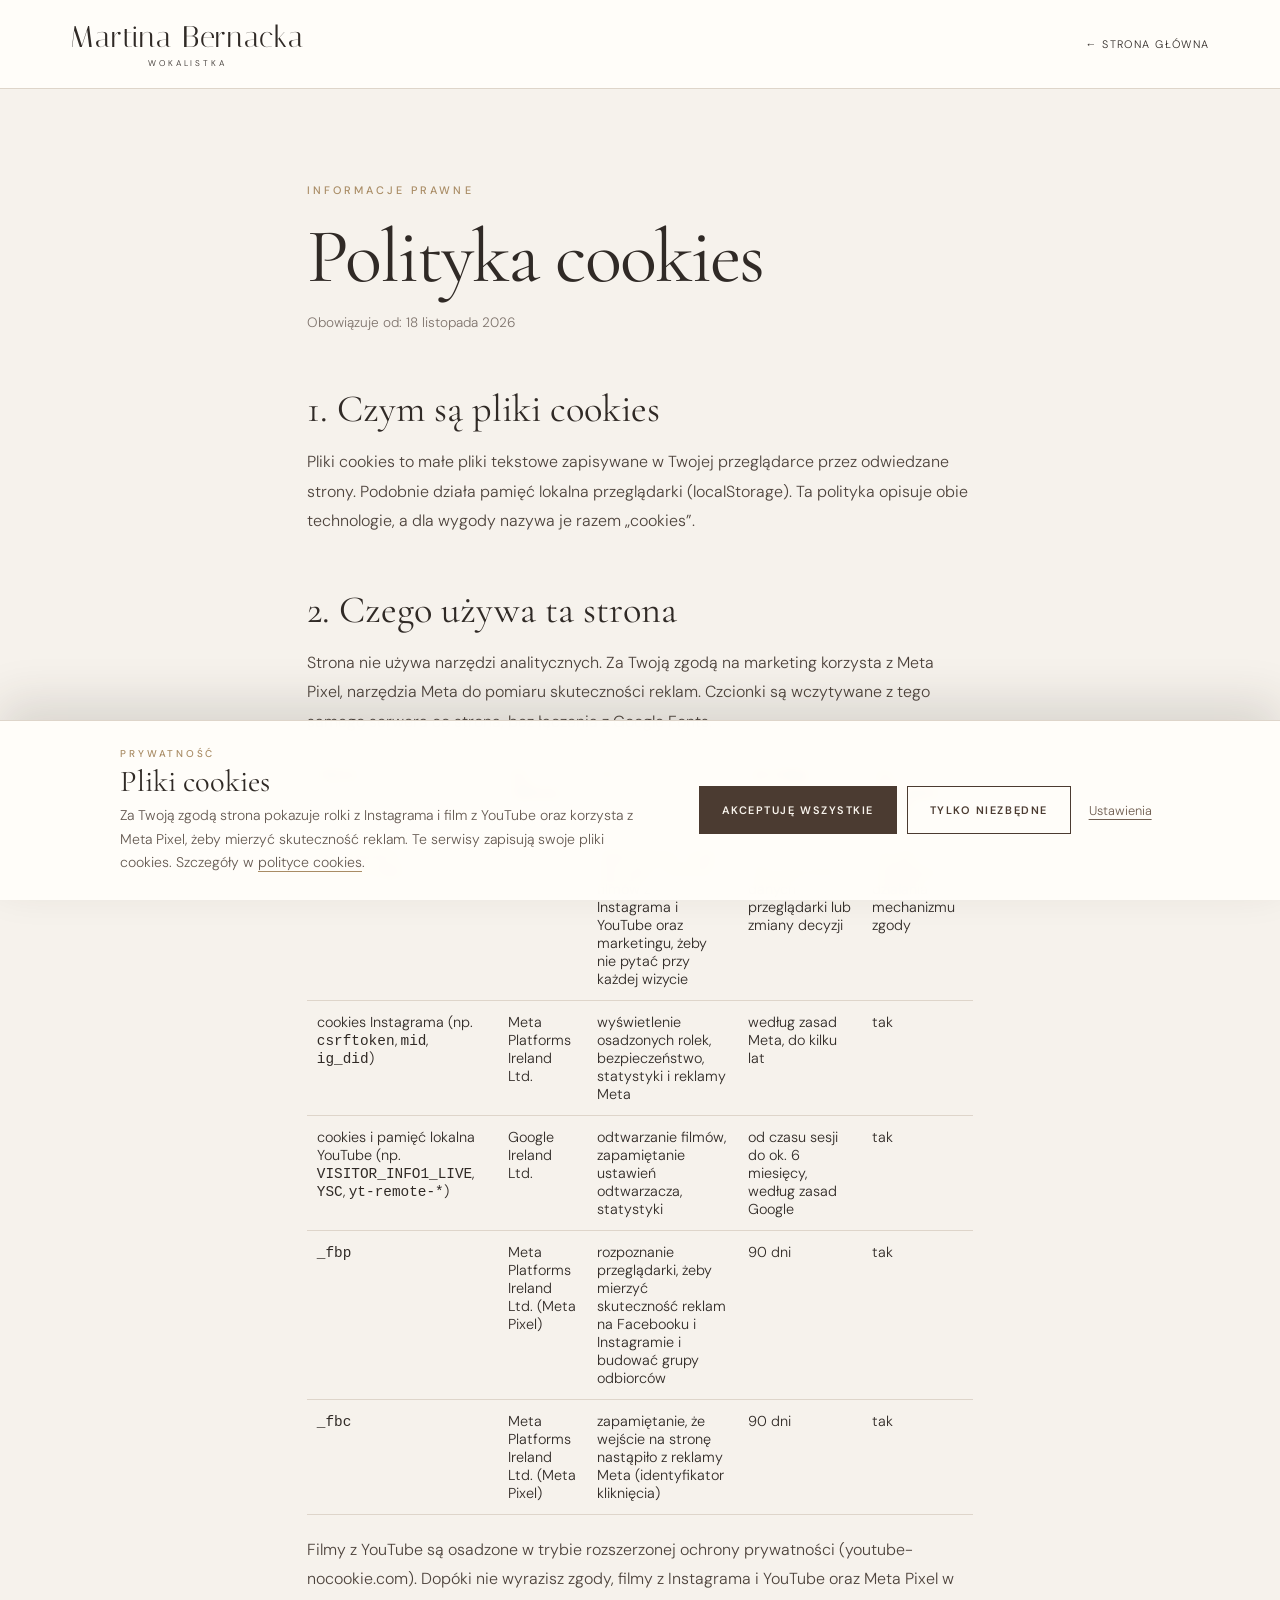
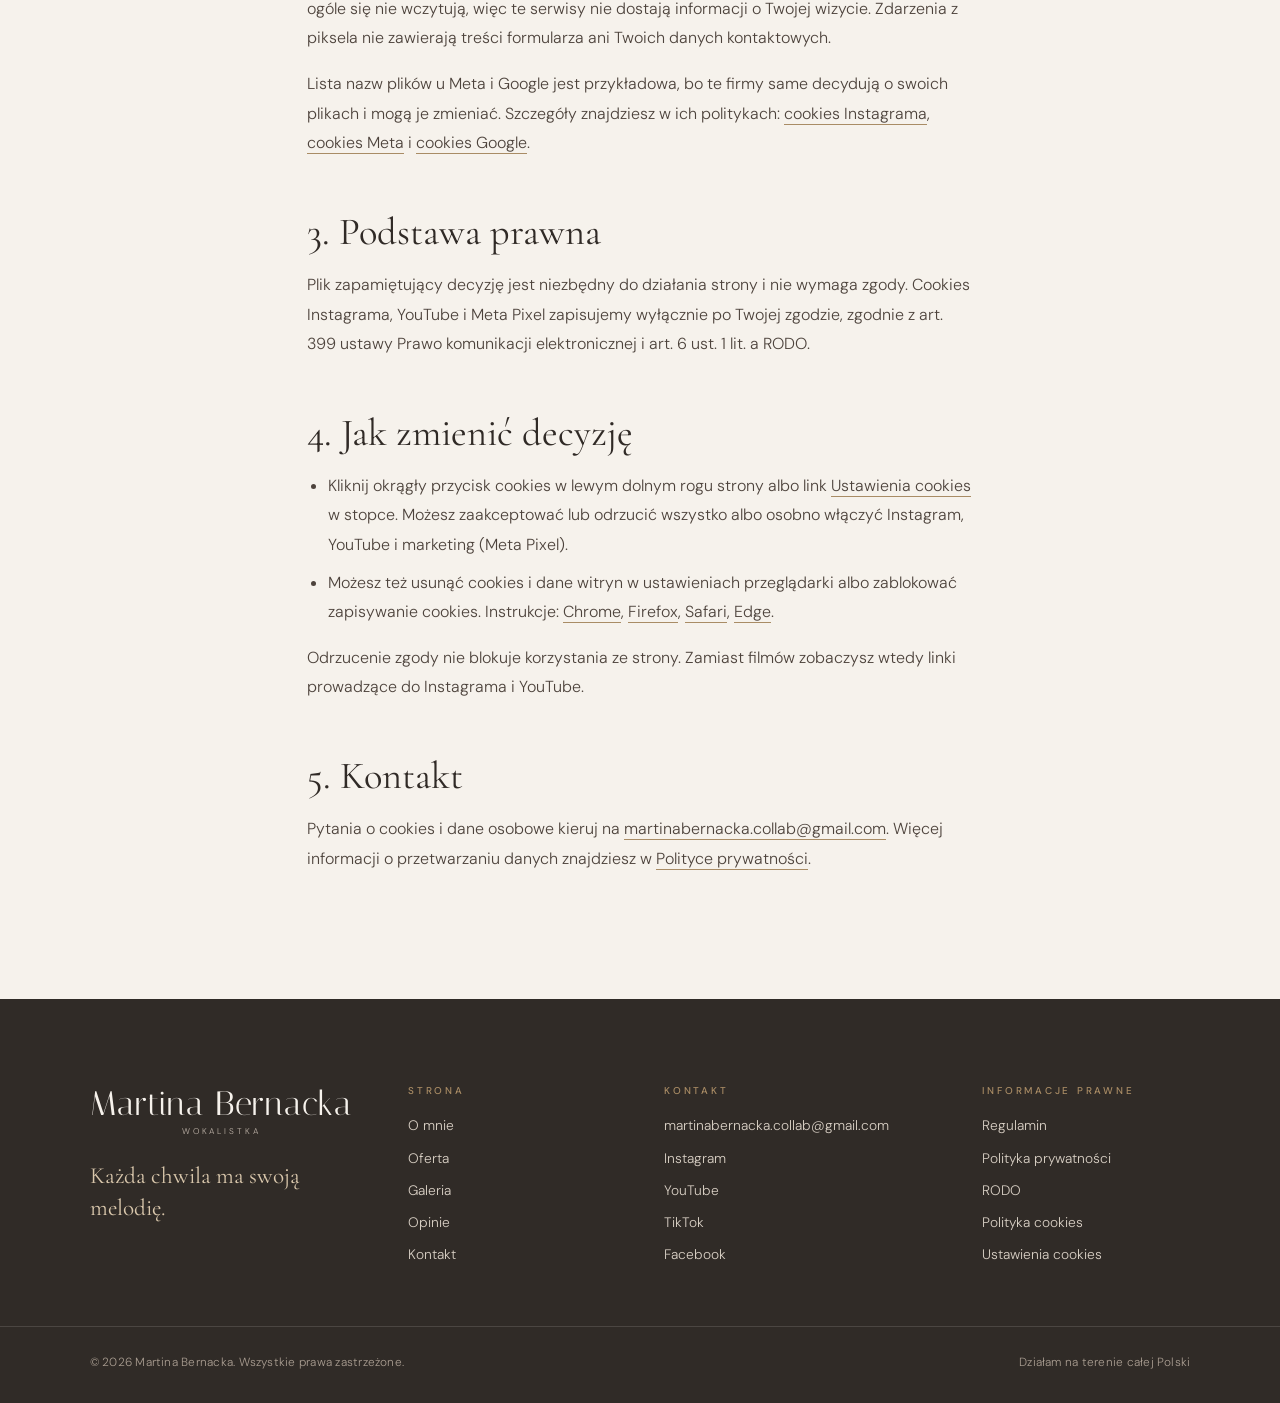
<file: polityka-cookies.html>
<!DOCTYPE html>
<html lang="pl"><head><meta charset="utf-8"/><meta content="width=device-width, initial-scale=1" name="viewport"/><meta content="#fffdf9" name="theme-color"/><meta name="apple-mobile-web-app-title" content="M. Bernacka"/><meta name="robots" content="noindex, follow"/><title>Polityka cookies | Martina Bernacka</title><link rel="icon" href="favicon.svg" type="image/svg+xml"/><link rel="icon" href="assets/icons/favicon-32.png" type="image/png" sizes="32x32"/><link rel="apple-touch-icon" href="assets/icons/apple-touch-icon.png"/><link rel="manifest" href="site.webmanifest"/><link href="assets/css/fonts.css" rel="stylesheet"/><link href="assets/css/style.css" rel="stylesheet"/><link href="assets/css/legal.css" rel="stylesheet"/><link href="assets/css/consent.css" rel="stylesheet"/></head>
<body>
<header class="legal-header"><a class="brand" href="index.html">Martina Bernacka<small>WOKALISTKA</small></a><a class="back" href="index.html">← Strona główna</a></header>
<main class="legal">
<span class="eyebrow">Informacje prawne</span>
<h1>Polityka cookies</h1>
<p class="updated">Obowiązuje od: 18 listopada 2026</p>

<h2>1. Czym są pliki cookies</h2>
<p>Pliki cookies to małe pliki tekstowe zapisywane w Twojej przeglądarce przez odwiedzane strony. Podobnie działa pamięć lokalna przeglądarki (localStorage). Ta polityka opisuje obie technologie, a dla wygody nazywa je razem „cookies”.</p>

<h2>2. Czego używa ta strona</h2>
<p>Strona nie używa narzędzi analitycznych. Za Twoją zgodą na marketing korzysta z Meta Pixel, narzędzia Meta do pomiaru skuteczności reklam. Czcionki są wczytywane z tego samego serwera co strona, bez łączenia z Google Fonts.</p>
<table>
<thead><tr><th>Nazwa</th><th>Kto zapisuje</th><th>Po co</th><th>Jak długo</th><th>Czy potrzebna zgoda</th></tr></thead>
<tbody>
<tr><td><code>mb-consent-v4</code> (localStorage)</td><td>ta strona</td><td>zapamiętuje Twoją decyzję w sprawie filmów z Instagrama i YouTube oraz marketingu, żeby nie pytać przy każdej wizycie</td><td>do wyczyszczenia danych przeglądarki lub zmiany decyzji</td><td>nie, jest niezbędna do działania mechanizmu zgody</td></tr>
<tr><td>cookies Instagrama (np. <code>csrftoken</code>, <code>mid</code>, <code>ig_did</code>)</td><td>Meta Platforms Ireland Ltd.</td><td>wyświetlenie osadzonych rolek, bezpieczeństwo, statystyki i reklamy Meta</td><td>według zasad Meta, do kilku lat</td><td>tak</td></tr>
<tr><td>cookies i pamięć lokalna YouTube (np. <code>VISITOR_INFO1_LIVE</code>, <code>YSC</code>, <code>yt-remote-*</code>)</td><td>Google Ireland Ltd.</td><td>odtwarzanie filmów, zapamiętanie ustawień odtwarzacza, statystyki</td><td>od czasu sesji do ok. 6 miesięcy, według zasad Google</td><td>tak</td></tr>
<tr><td><code>_fbp</code></td><td>Meta Platforms Ireland Ltd. (Meta Pixel)</td><td>rozpoznanie przeglądarki, żeby mierzyć skuteczność reklam na Facebooku i Instagramie i budować grupy odbiorców</td><td>90 dni</td><td>tak</td></tr>
<tr><td><code>_fbc</code></td><td>Meta Platforms Ireland Ltd. (Meta Pixel)</td><td>zapamiętanie, że wejście na stronę nastąpiło z reklamy Meta (identyfikator kliknięcia)</td><td>90 dni</td><td>tak</td></tr>
</tbody>
</table>
<p>Filmy z YouTube są osadzone w trybie rozszerzonej ochrony prywatności (youtube-nocookie.com). Dopóki nie wyrazisz zgody, filmy z Instagrama i YouTube oraz Meta Pixel w ogóle się nie wczytują, więc te serwisy nie dostają informacji o Twojej wizycie. Zdarzenia z piksela nie zawierają treści formularza ani Twoich danych kontaktowych.</p>
<p>Lista nazw plików u Meta i Google jest przykładowa, bo te firmy same decydują o swoich plikach i mogą je zmieniać. Szczegóły znajdziesz w ich politykach: <a href="https://privacycenter.instagram.com/policies/cookies/" rel="noopener noreferrer" target="_blank">cookies Instagrama</a>, <a href="https://www.facebook.com/privacy/policies/cookies/" rel="noopener noreferrer" target="_blank">cookies Meta</a> i <a href="https://policies.google.com/technologies/cookies?hl=pl" rel="noopener noreferrer" target="_blank">cookies Google</a>.</p>

<h2>3. Podstawa prawna</h2>
<p>Plik zapamiętujący decyzję jest niezbędny do działania strony i nie wymaga zgody. Cookies Instagrama, YouTube i Meta Pixel zapisujemy wyłącznie po Twojej zgodzie, zgodnie z art. 399 ustawy Prawo komunikacji elektronicznej i art. 6 ust. 1 lit. a RODO.</p>

<h2>4. Jak zmienić decyzję</h2>
<ul>
<li>Kliknij okrągły przycisk cookies w lewym dolnym rogu strony albo link <a href="#" data-consent-open>Ustawienia cookies</a> w stopce. Możesz zaakceptować lub odrzucić wszystko albo osobno włączyć Instagram, YouTube i marketing (Meta Pixel).</li>
<li>Możesz też usunąć cookies i dane witryn w ustawieniach przeglądarki albo zablokować zapisywanie cookies. Instrukcje: <a href="https://support.google.com/chrome/answer/95647?hl=pl" rel="noopener noreferrer" target="_blank">Chrome</a>, <a href="https://support.mozilla.org/pl/kb/usuwanie-ciasteczek-i-danych-stron" rel="noopener noreferrer" target="_blank">Firefox</a>, <a href="https://support.apple.com/pl-pl/guide/safari/sfri11471/mac" rel="noopener noreferrer" target="_blank">Safari</a>, <a href="https://support.microsoft.com/pl-pl/microsoft-edge" rel="noopener noreferrer" target="_blank">Edge</a>.</li>
</ul>
<p>Odrzucenie zgody nie blokuje korzystania ze strony. Zamiast filmów zobaczysz wtedy linki prowadzące do Instagrama i YouTube.</p>

<h2>5. Kontakt</h2>
<p>Pytania o cookies i dane osobowe kieruj na <a href="mailto:martinabernacka.collab@gmail.com">martinabernacka.collab@gmail.com</a>. Więcej informacji o przetwarzaniu danych znajdziesz w <a href="polityka-prywatnosci.html">Polityce prywatności</a>.</p>
</main>
<footer class="site-footer"><div class="footer-top"><div class="footer-brand"><a class="brand" href="index.html#start">Martina Bernacka<small>WOKALISTKA</small></a><p class="footer-motto">Każda chwila ma swoją melodię.</p></div><nav class="footer-col" aria-label="Sekcje strony"><p class="footer-head">Strona</p><a href="index.html#o-mnie">O mnie</a><a href="index.html#oferta">Oferta</a><a href="index.html#galeria">Galeria</a><a href="index.html#opinie">Opinie</a><a href="index.html#kontakt">Kontakt</a></nav><div class="footer-col"><p class="footer-head">Kontakt</p><a href="mailto:martinabernacka.collab@gmail.com">martinabernacka.collab@gmail.com</a><a href="https://www.instagram.com/martina.bernacka/" rel="noopener noreferrer" target="_blank">Instagram</a><a href="https://www.youtube.com/channel/UC1nf4XpLBBJtvFT8xslhd0Q" rel="noopener noreferrer" target="_blank">YouTube</a><a href="https://www.tiktok.com/@martina.bernacka" rel="noopener noreferrer" target="_blank">TikTok</a><a href="https://www.facebook.com/martina.tiszbierek/?locale=pl_PL" rel="noopener noreferrer" target="_blank">Facebook</a></div><nav class="footer-col" aria-label="Informacje prawne"><p class="footer-head">Informacje prawne</p><a href="regulamin.html">Regulamin</a><a href="polityka-prywatnosci.html">Polityka prywatności</a><a href="rodo.html">RODO</a><a href="polityka-cookies.html">Polityka cookies</a><a href="#" data-consent-open>Ustawienia cookies</a></nav></div><div class="footer-bottom"><p>© <span data-year>2026</span> Martina Bernacka. Wszystkie prawa zastrzeżone.</p><p>Działam na terenie całej Polski</p></div></footer>
<script src="assets/js/ui.js" defer></script><script src="assets/js/pixel.js" defer></script><script src="assets/js/consent.js" defer></script>
</body></html>
</file>
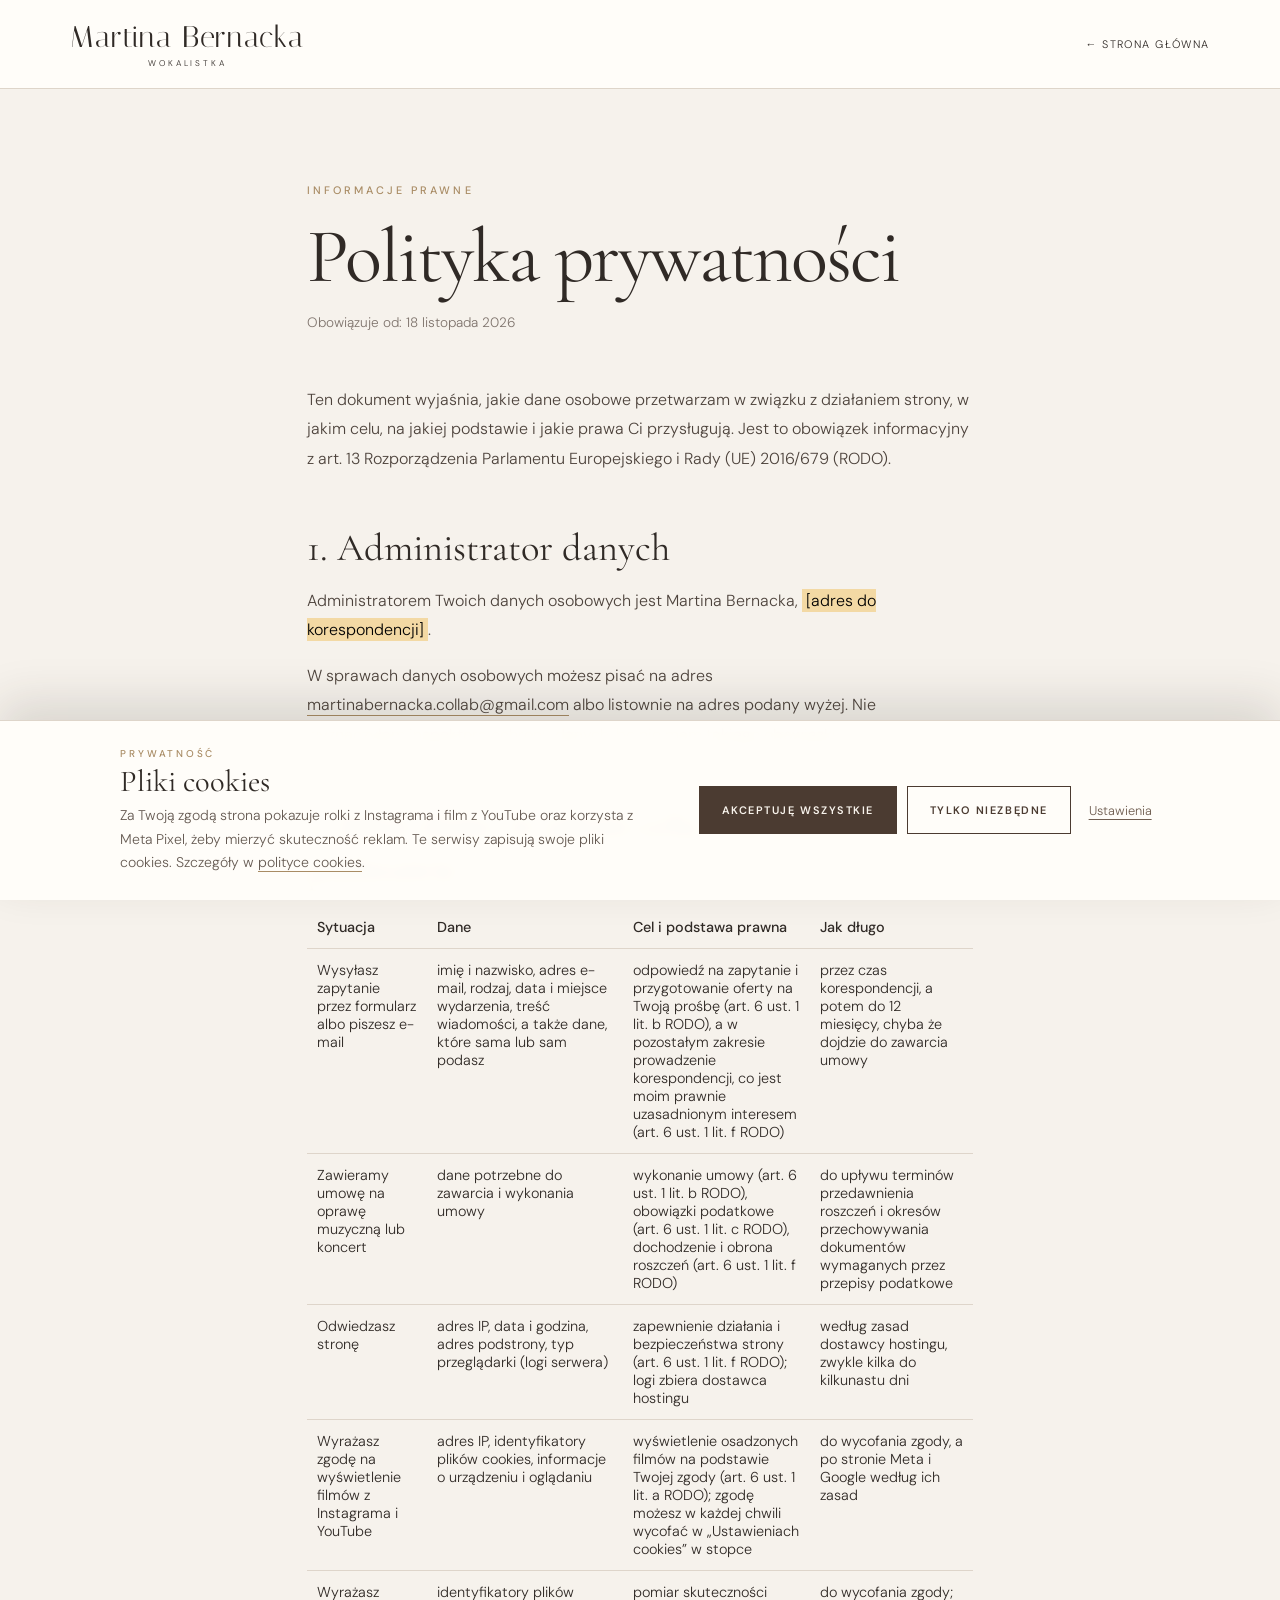
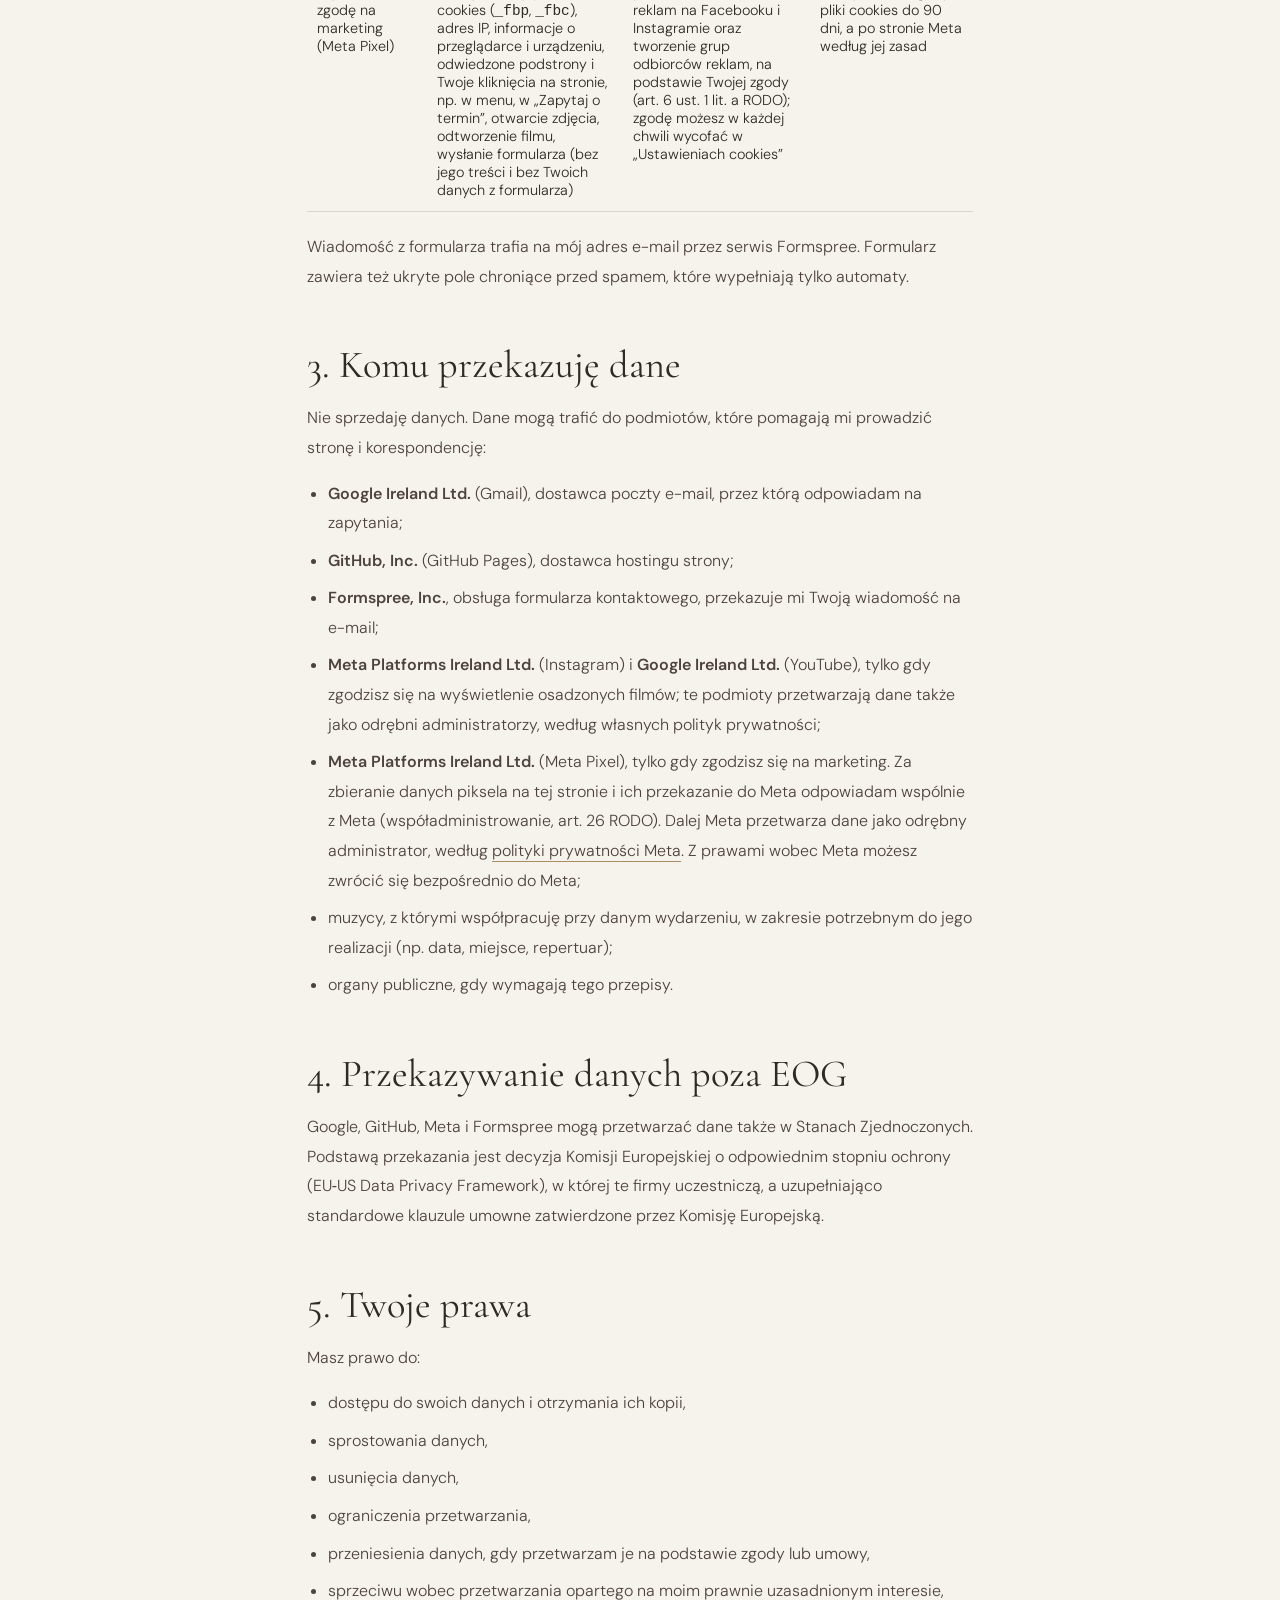
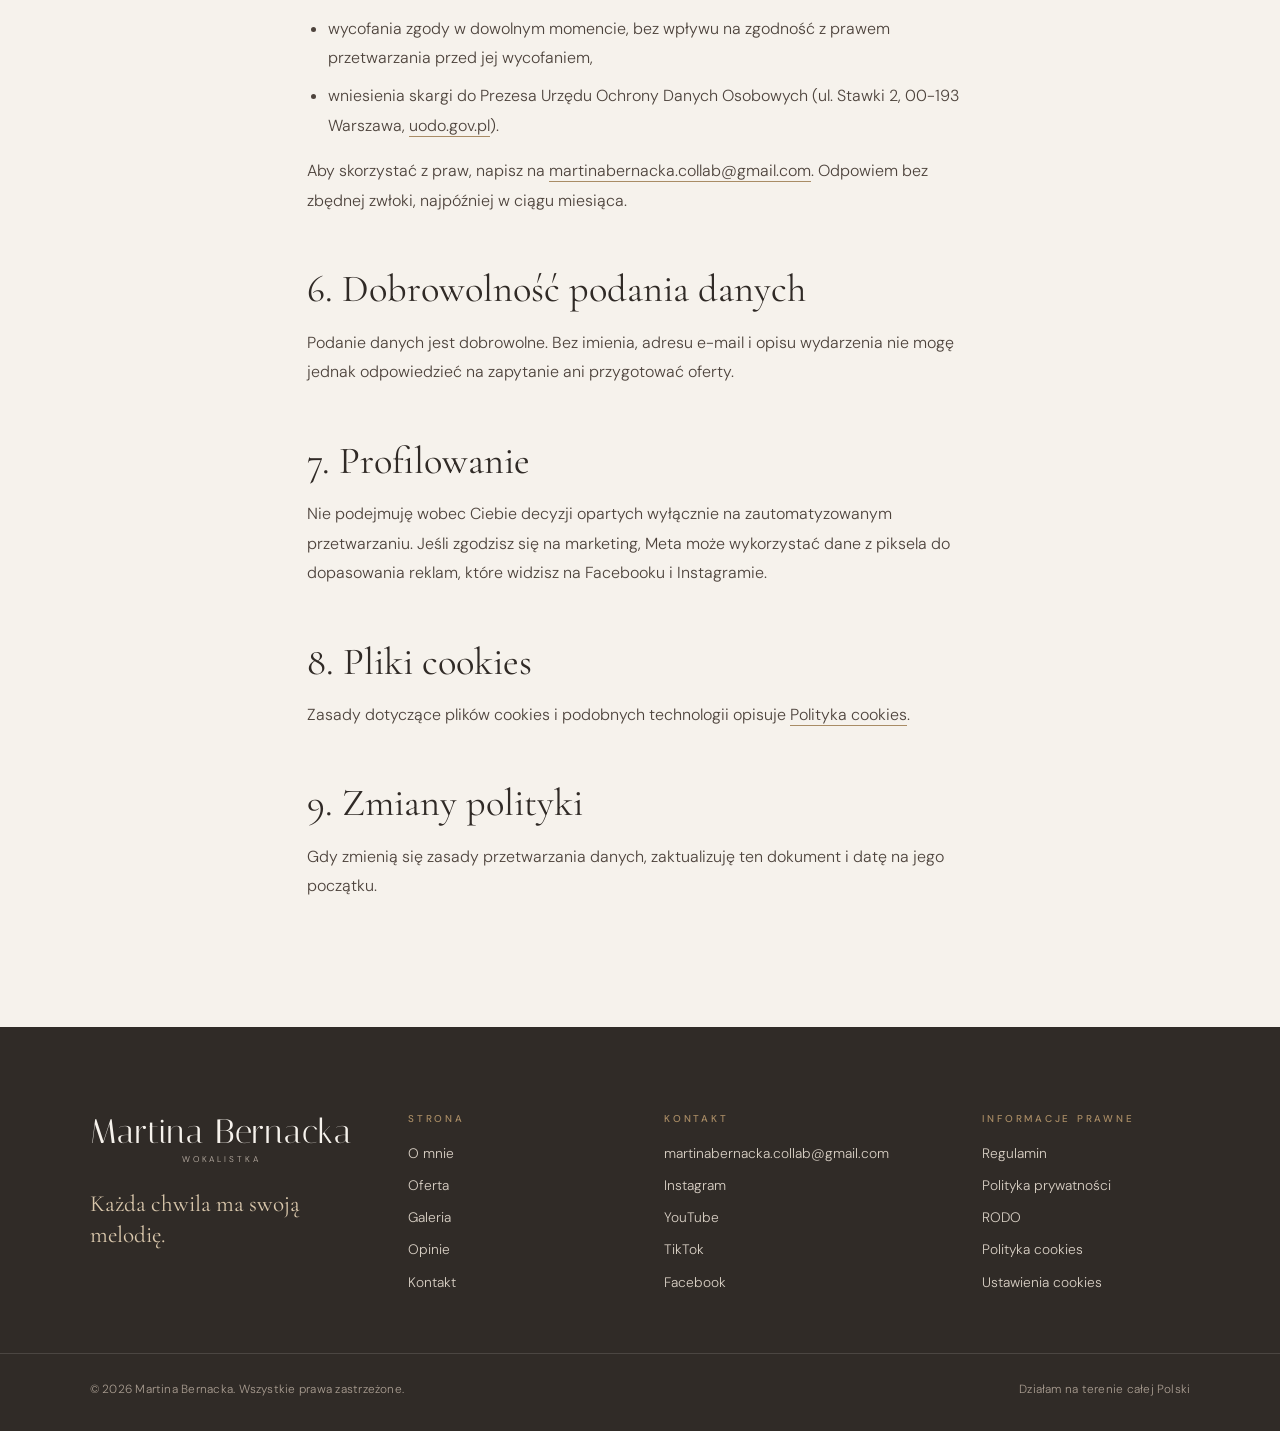
<file: polityka-prywatnosci.html>
<!DOCTYPE html>
<html lang="pl"><head><meta charset="utf-8"/><meta content="width=device-width, initial-scale=1" name="viewport"/><meta content="#fffdf9" name="theme-color"/><meta name="apple-mobile-web-app-title" content="M. Bernacka"/><meta name="robots" content="noindex, follow"/><title>Polityka prywatności | Martina Bernacka</title><link rel="icon" href="favicon.svg" type="image/svg+xml"/><link rel="icon" href="assets/icons/favicon-32.png" type="image/png" sizes="32x32"/><link rel="apple-touch-icon" href="assets/icons/apple-touch-icon.png"/><link rel="manifest" href="site.webmanifest"/><link href="assets/css/fonts.css" rel="stylesheet"/><link href="assets/css/style.css" rel="stylesheet"/><link href="assets/css/legal.css" rel="stylesheet"/><link href="assets/css/consent.css" rel="stylesheet"/></head>
<body>
<header class="legal-header"><a class="brand" href="index.html">Martina Bernacka<small>WOKALISTKA</small></a><a class="back" href="index.html">← Strona główna</a></header>
<main class="legal">
<span class="eyebrow">Informacje prawne</span>
<h1>Polityka prywatności</h1>
<p class="updated">Obowiązuje od: 18 listopada 2026</p>

<p>Ten dokument wyjaśnia, jakie dane osobowe przetwarzam w związku z działaniem strony, w jakim celu, na jakiej podstawie i jakie prawa Ci przysługują. Jest to obowiązek informacyjny z art. 13 Rozporządzenia Parlamentu Europejskiego i Rady (UE) 2016/679 (RODO).</p>

<h2>1. Administrator danych</h2>
<p>Administratorem Twoich danych osobowych jest Martina Bernacka, <mark class="todo">[adres do korespondencji]</mark>.</p>
<p>W sprawach danych osobowych możesz pisać na adres <a href="mailto:martinabernacka.collab@gmail.com">martinabernacka.collab@gmail.com</a> albo listownie na adres podany wyżej. Nie wyznaczyłam inspektora ochrony danych, bo nie mam takiego obowiązku.</p>

<h2>2. Jakie dane, w jakim celu i na jakiej podstawie</h2>
<table>
<thead><tr><th>Sytuacja</th><th>Dane</th><th>Cel i podstawa prawna</th><th>Jak długo</th></tr></thead>
<tbody>
<tr><td>Wysyłasz zapytanie przez formularz albo piszesz e-mail</td><td>imię i nazwisko, adres e-mail, rodzaj, data i miejsce wydarzenia, treść wiadomości, a także dane, które sama lub sam podasz</td><td>odpowiedź na zapytanie i przygotowanie oferty na Twoją prośbę (art. 6 ust. 1 lit. b RODO), a w pozostałym zakresie prowadzenie korespondencji, co jest moim prawnie uzasadnionym interesem (art. 6 ust. 1 lit. f RODO)</td><td>przez czas korespondencji, a potem do 12 miesięcy, chyba że dojdzie do zawarcia umowy</td></tr>
<tr><td>Zawieramy umowę na oprawę muzyczną lub koncert</td><td>dane potrzebne do zawarcia i wykonania umowy</td><td>wykonanie umowy (art. 6 ust. 1 lit. b RODO), obowiązki podatkowe (art. 6 ust. 1 lit. c RODO), dochodzenie i obrona roszczeń (art. 6 ust. 1 lit. f RODO)</td><td>do upływu terminów przedawnienia roszczeń i okresów przechowywania dokumentów wymaganych przez przepisy podatkowe</td></tr>
<tr><td>Odwiedzasz stronę</td><td>adres IP, data i godzina, adres podstrony, typ przeglądarki (logi serwera)</td><td>zapewnienie działania i bezpieczeństwa strony (art. 6 ust. 1 lit. f RODO); logi zbiera dostawca hostingu</td><td>według zasad dostawcy hostingu, zwykle kilka do kilkunastu dni</td></tr>
<tr><td>Wyrażasz zgodę na wyświetlenie filmów z Instagrama i YouTube</td><td>adres IP, identyfikatory plików cookies, informacje o urządzeniu i oglądaniu</td><td>wyświetlenie osadzonych filmów na podstawie Twojej zgody (art. 6 ust. 1 lit. a RODO); zgodę możesz w każdej chwili wycofać w „Ustawieniach cookies” w stopce</td><td>do wycofania zgody, a po stronie Meta i Google według ich zasad</td></tr>
<tr><td>Wyrażasz zgodę na marketing (Meta Pixel)</td><td>identyfikatory plików cookies (<code>_fbp</code>, <code>_fbc</code>), adres IP, informacje o przeglądarce i urządzeniu, odwiedzone podstrony i Twoje kliknięcia na stronie, np. w menu, w „Zapytaj o termin”, otwarcie zdjęcia, odtworzenie filmu, wysłanie formularza (bez jego treści i bez Twoich danych z formularza)</td><td>pomiar skuteczności reklam na Facebooku i Instagramie oraz tworzenie grup odbiorców reklam, na podstawie Twojej zgody (art. 6 ust. 1 lit. a RODO); zgodę możesz w każdej chwili wycofać w „Ustawieniach cookies”</td><td>do wycofania zgody; pliki cookies do 90 dni, a po stronie Meta według jej zasad</td></tr>
</tbody>
</table>
<p>Wiadomość z formularza trafia na mój adres e-mail przez serwis Formspree. Formularz zawiera też ukryte pole chroniące przed spamem, które wypełniają tylko automaty.</p>

<h2>3. Komu przekazuję dane</h2>
<p>Nie sprzedaję danych. Dane mogą trafić do podmiotów, które pomagają mi prowadzić stronę i korespondencję:</p>
<ul>
<li><strong>Google Ireland Ltd.</strong> (Gmail), dostawca poczty e-mail, przez którą odpowiadam na zapytania;</li>
<li><strong>GitHub, Inc.</strong> (GitHub Pages), dostawca hostingu strony;</li>
<li><strong>Formspree, Inc.</strong>, obsługa formularza kontaktowego, przekazuje mi Twoją wiadomość na e-mail;</li>
<li><strong>Meta Platforms Ireland Ltd.</strong> (Instagram) i <strong>Google Ireland Ltd.</strong> (YouTube), tylko gdy zgodzisz się na wyświetlenie osadzonych filmów; te podmioty przetwarzają dane także jako odrębni administratorzy, według własnych polityk prywatności;</li>
<li><strong>Meta Platforms Ireland Ltd.</strong> (Meta Pixel), tylko gdy zgodzisz się na marketing. Za zbieranie danych piksela na tej stronie i ich przekazanie do Meta odpowiadam wspólnie z Meta (współadministrowanie, art. 26 RODO). Dalej Meta przetwarza dane jako odrębny administrator, według <a href="https://www.facebook.com/privacy/policy/" rel="noopener noreferrer" target="_blank">polityki prywatności Meta</a>. Z prawami wobec Meta możesz zwrócić się bezpośrednio do Meta;</li>
<li>muzycy, z którymi współpracuję przy danym wydarzeniu, w zakresie potrzebnym do jego realizacji (np. data, miejsce, repertuar);</li>
<li>organy publiczne, gdy wymagają tego przepisy.</li>
</ul>

<h2>4. Przekazywanie danych poza EOG</h2>
<p>Google, GitHub, Meta i Formspree mogą przetwarzać dane także w Stanach Zjednoczonych. Podstawą przekazania jest decyzja Komisji Europejskiej o odpowiednim stopniu ochrony (EU‑US Data Privacy Framework), w której te firmy uczestniczą, a uzupełniająco standardowe klauzule umowne zatwierdzone przez Komisję Europejską.</p>

<h2>5. Twoje prawa</h2>
<p>Masz prawo do:</p>
<ul>
<li>dostępu do swoich danych i otrzymania ich kopii,</li>
<li>sprostowania danych,</li>
<li>usunięcia danych,</li>
<li>ograniczenia przetwarzania,</li>
<li>przeniesienia danych, gdy przetwarzam je na podstawie zgody lub umowy,</li>
<li>sprzeciwu wobec przetwarzania opartego na moim prawnie uzasadnionym interesie,</li>
<li>wycofania zgody w dowolnym momencie, bez wpływu na zgodność z prawem przetwarzania przed jej wycofaniem,</li>
<li>wniesienia skargi do Prezesa Urzędu Ochrony Danych Osobowych (ul. Stawki 2, 00-193 Warszawa, <a href="https://uodo.gov.pl" rel="noopener noreferrer" target="_blank">uodo.gov.pl</a>).</li>
</ul>
<p>Aby skorzystać z praw, napisz na <a href="mailto:martinabernacka.collab@gmail.com">martinabernacka.collab@gmail.com</a>. Odpowiem bez zbędnej zwłoki, najpóźniej w ciągu miesiąca.</p>

<h2>6. Dobrowolność podania danych</h2>
<p>Podanie danych jest dobrowolne. Bez imienia, adresu e-mail i opisu wydarzenia nie mogę jednak odpowiedzieć na zapytanie ani przygotować oferty.</p>

<h2>7. Profilowanie</h2>
<p>Nie podejmuję wobec Ciebie decyzji opartych wyłącznie na zautomatyzowanym przetwarzaniu. Jeśli zgodzisz się na marketing, Meta może wykorzystać dane z piksela do dopasowania reklam, które widzisz na Facebooku i Instagramie.</p>

<h2>8. Pliki cookies</h2>
<p>Zasady dotyczące plików cookies i podobnych technologii opisuje <a href="polityka-cookies.html">Polityka cookies</a>.</p>

<h2>9. Zmiany polityki</h2>
<p>Gdy zmienią się zasady przetwarzania danych, zaktualizuję ten dokument i datę na jego początku.</p>
</main>
<footer class="site-footer"><div class="footer-top"><div class="footer-brand"><a class="brand" href="index.html#start">Martina Bernacka<small>WOKALISTKA</small></a><p class="footer-motto">Każda chwila ma swoją melodię.</p></div><nav class="footer-col" aria-label="Sekcje strony"><p class="footer-head">Strona</p><a href="index.html#o-mnie">O mnie</a><a href="index.html#oferta">Oferta</a><a href="index.html#galeria">Galeria</a><a href="index.html#opinie">Opinie</a><a href="index.html#kontakt">Kontakt</a></nav><div class="footer-col"><p class="footer-head">Kontakt</p><a href="mailto:martinabernacka.collab@gmail.com">martinabernacka.collab@gmail.com</a><a href="https://www.instagram.com/martina.bernacka/" rel="noopener noreferrer" target="_blank">Instagram</a><a href="https://www.youtube.com/channel/UC1nf4XpLBBJtvFT8xslhd0Q" rel="noopener noreferrer" target="_blank">YouTube</a><a href="https://www.tiktok.com/@martina.bernacka" rel="noopener noreferrer" target="_blank">TikTok</a><a href="https://www.facebook.com/martina.tiszbierek/?locale=pl_PL" rel="noopener noreferrer" target="_blank">Facebook</a></div><nav class="footer-col" aria-label="Informacje prawne"><p class="footer-head">Informacje prawne</p><a href="regulamin.html">Regulamin</a><a href="polityka-prywatnosci.html">Polityka prywatności</a><a href="rodo.html">RODO</a><a href="polityka-cookies.html">Polityka cookies</a><a href="#" data-consent-open>Ustawienia cookies</a></nav></div><div class="footer-bottom"><p>© <span data-year>2026</span> Martina Bernacka. Wszystkie prawa zastrzeżone.</p><p>Działam na terenie całej Polski</p></div></footer>
<script src="assets/js/ui.js" defer></script><script src="assets/js/pixel.js" defer></script><script src="assets/js/consent.js" defer></script>
</body></html>
</file>
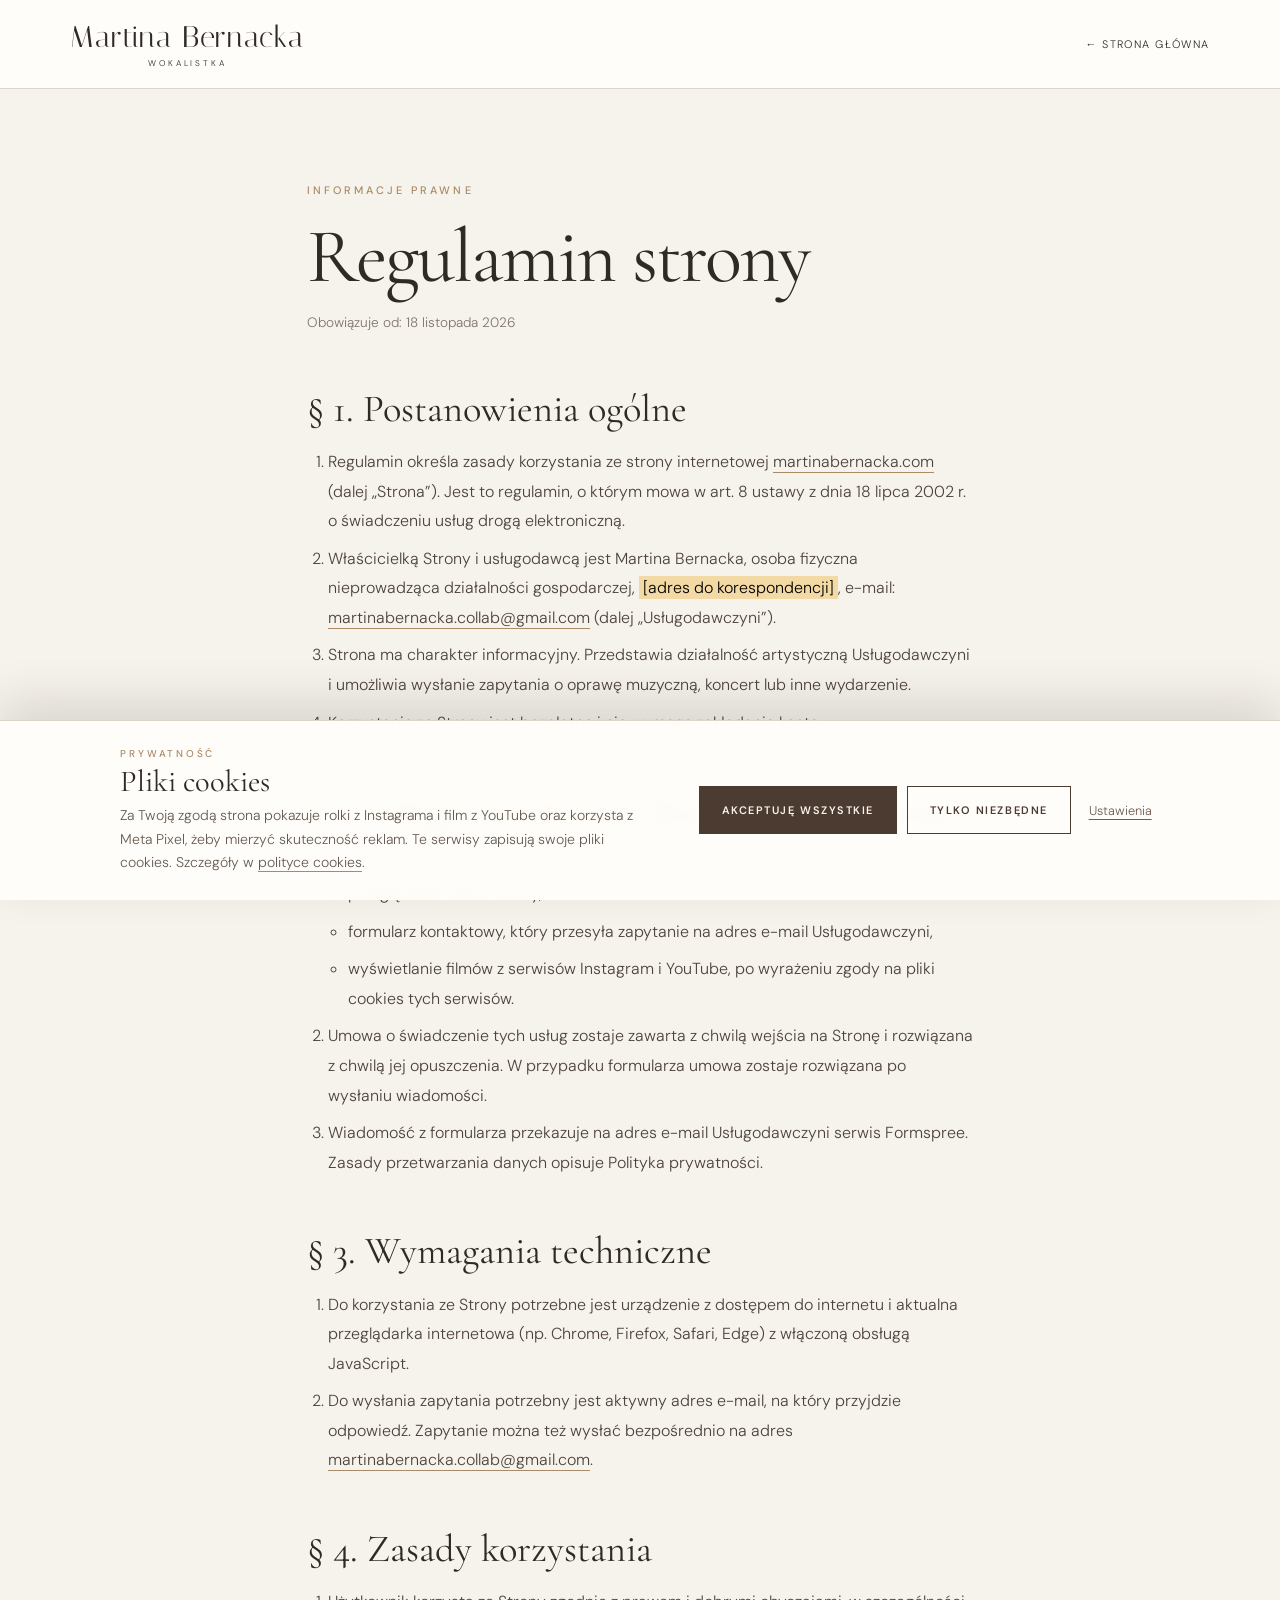
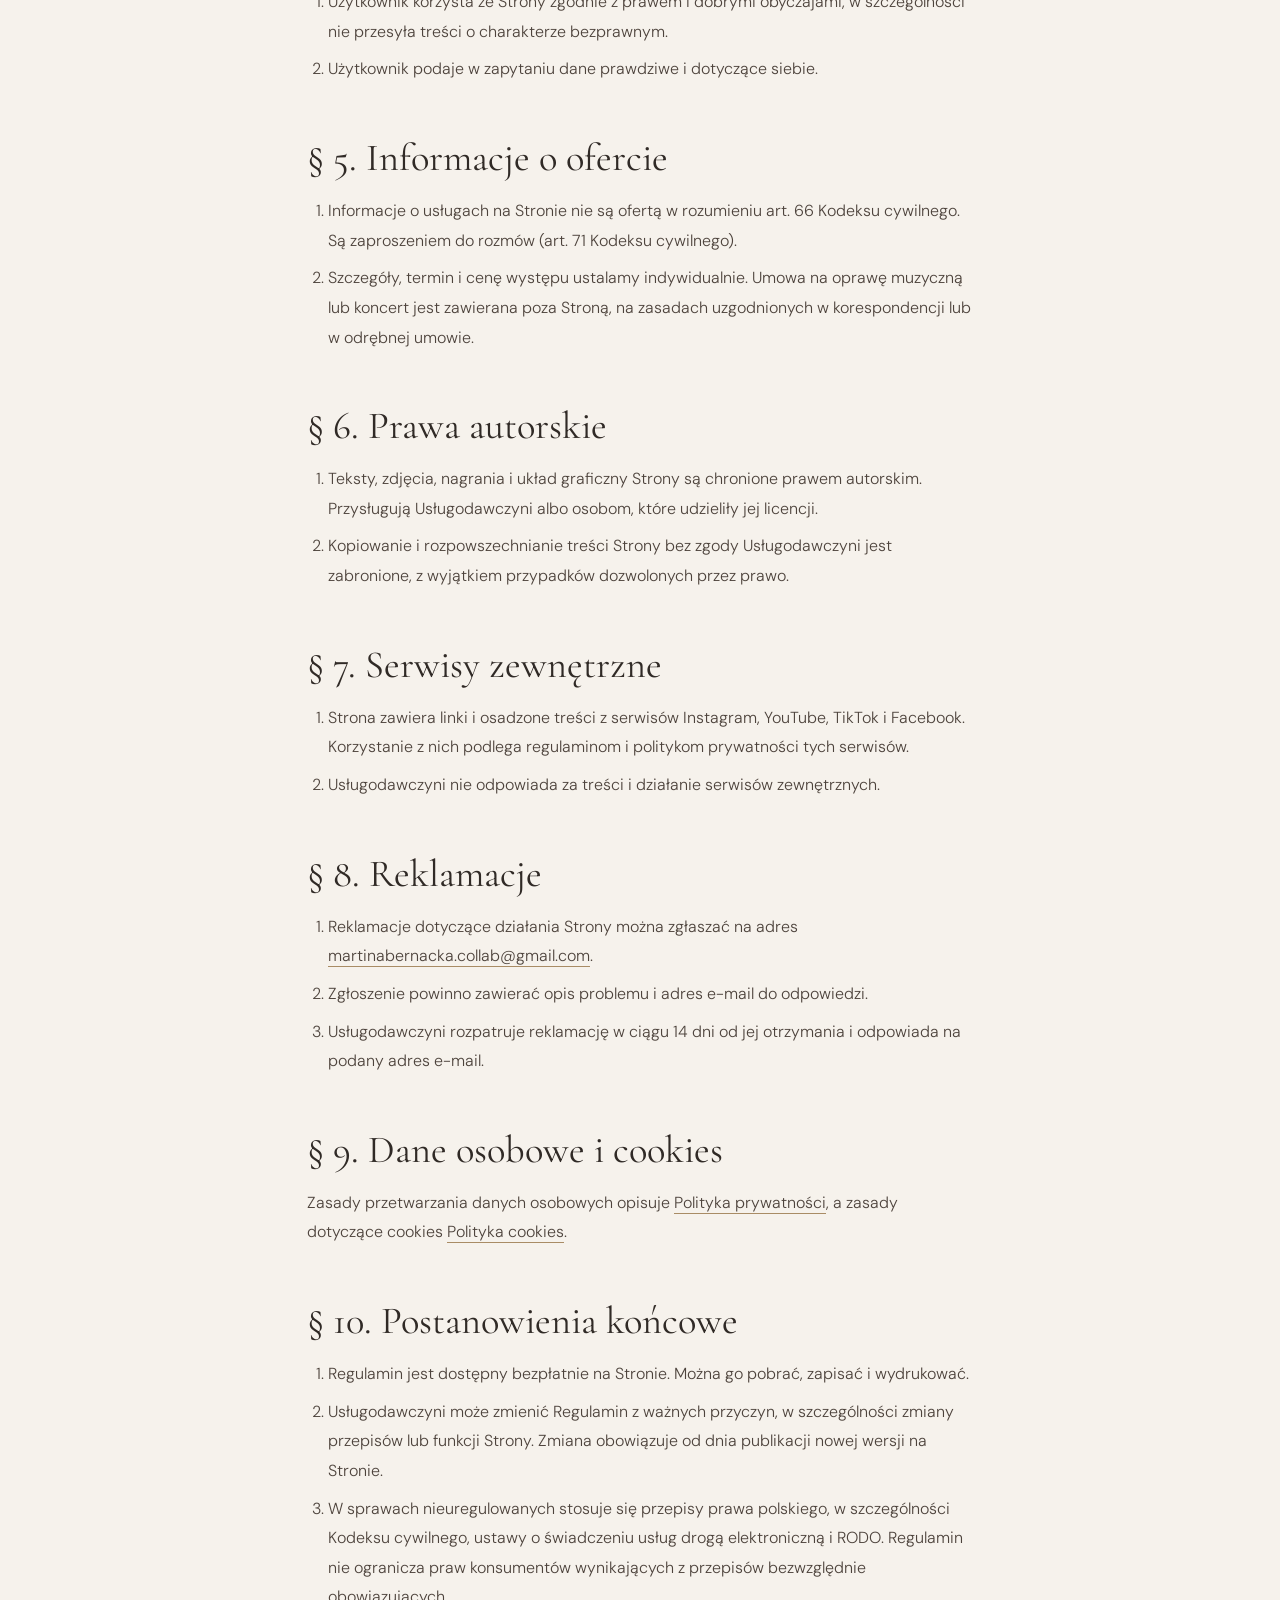
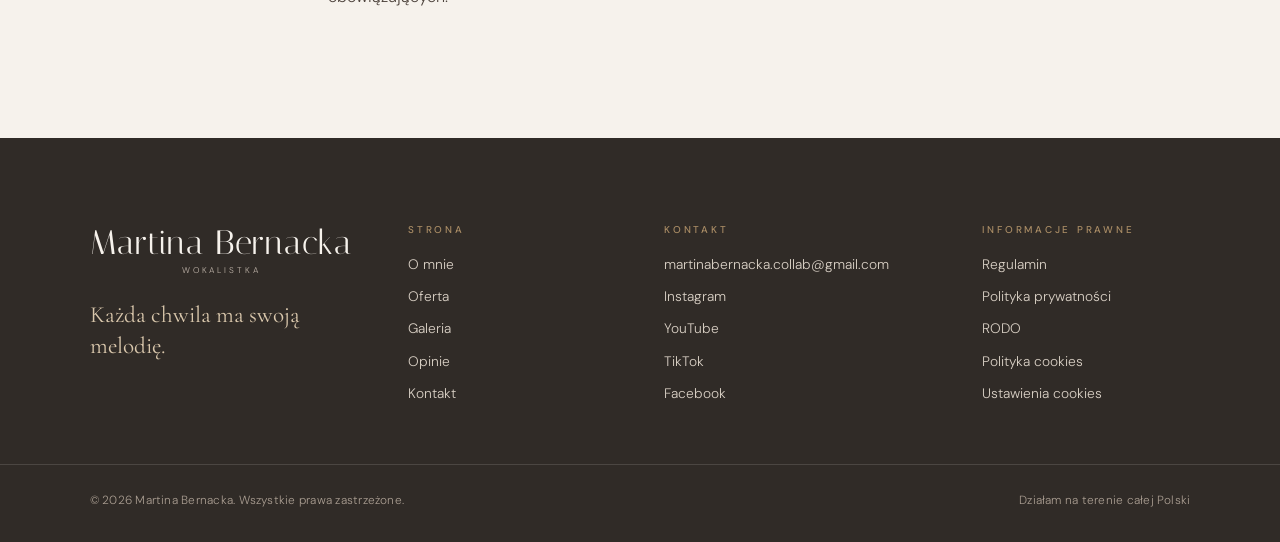
<file: regulamin.html>
<!DOCTYPE html>
<html lang="pl"><head><meta charset="utf-8"/><meta content="width=device-width, initial-scale=1" name="viewport"/><meta content="#fffdf9" name="theme-color"/><meta name="apple-mobile-web-app-title" content="M. Bernacka"/><meta name="robots" content="noindex, follow"/><title>Regulamin | Martina Bernacka</title><link rel="icon" href="favicon.svg" type="image/svg+xml"/><link rel="icon" href="assets/icons/favicon-32.png" type="image/png" sizes="32x32"/><link rel="apple-touch-icon" href="assets/icons/apple-touch-icon.png"/><link rel="manifest" href="site.webmanifest"/><link href="assets/css/fonts.css" rel="stylesheet"/><link href="assets/css/style.css" rel="stylesheet"/><link href="assets/css/legal.css" rel="stylesheet"/><link href="assets/css/consent.css" rel="stylesheet"/></head>
<body>
<header class="legal-header"><a class="brand" href="index.html">Martina Bernacka<small>WOKALISTKA</small></a><a class="back" href="index.html">← Strona główna</a></header>
<main class="legal">
<span class="eyebrow">Informacje prawne</span>
<h1>Regulamin strony</h1>
<p class="updated">Obowiązuje od: 18 listopada 2026</p>

<h2>§ 1. Postanowienia ogólne</h2>
<ol>
<li>Regulamin określa zasady korzystania ze strony internetowej <a href="https://martinabernacka.com">martinabernacka.com</a> (dalej „Strona”). Jest to regulamin, o którym mowa w art. 8 ustawy z dnia 18 lipca 2002 r. o świadczeniu usług drogą elektroniczną.</li>
<li>Właścicielką Strony i usługodawcą jest Martina Bernacka, osoba fizyczna nieprowadząca działalności gospodarczej, <mark class="todo">[adres do korespondencji]</mark>, e-mail: <a href="mailto:martinabernacka.collab@gmail.com">martinabernacka.collab@gmail.com</a> (dalej „Usługodawczyni”).</li>
<li>Strona ma charakter informacyjny. Przedstawia działalność artystyczną Usługodawczyni i umożliwia wysłanie zapytania o oprawę muzyczną, koncert lub inne wydarzenie.</li>
<li>Korzystanie ze Strony jest bezpłatne i nie wymaga zakładania konta.</li>
</ol>

<h2>§ 2. Usługi świadczone drogą elektroniczną</h2>
<ol>
<li>Za pośrednictwem Strony Usługodawczyni udostępnia bezpłatnie:
<ul>
<li>przeglądanie treści Strony,</li>
<li>formularz kontaktowy, który przesyła zapytanie na adres e-mail Usługodawczyni,</li>
<li>wyświetlanie filmów z serwisów Instagram i YouTube, po wyrażeniu zgody na pliki cookies tych serwisów.</li>
</ul></li>
<li>Umowa o świadczenie tych usług zostaje zawarta z chwilą wejścia na Stronę i rozwiązana z chwilą jej opuszczenia. W przypadku formularza umowa zostaje rozwiązana po wysłaniu wiadomości.</li>
<li>Wiadomość z formularza przekazuje na adres e-mail Usługodawczyni serwis Formspree. Zasady przetwarzania danych opisuje Polityka prywatności.</li>
</ol>

<h2>§ 3. Wymagania techniczne</h2>
<ol>
<li>Do korzystania ze Strony potrzebne jest urządzenie z dostępem do internetu i aktualna przeglądarka internetowa (np. Chrome, Firefox, Safari, Edge) z włączoną obsługą JavaScript.</li>
<li>Do wysłania zapytania potrzebny jest aktywny adres e-mail, na który przyjdzie odpowiedź. Zapytanie można też wysłać bezpośrednio na adres <a href="mailto:martinabernacka.collab@gmail.com">martinabernacka.collab@gmail.com</a>.</li>
</ol>

<h2>§ 4. Zasady korzystania</h2>
<ol>
<li>Użytkownik korzysta ze Strony zgodnie z prawem i dobrymi obyczajami, w szczególności nie przesyła treści o charakterze bezprawnym.</li>
<li>Użytkownik podaje w zapytaniu dane prawdziwe i dotyczące siebie.</li>
</ol>

<h2>§ 5. Informacje o ofercie</h2>
<ol>
<li>Informacje o usługach na Stronie nie są ofertą w rozumieniu art. 66 Kodeksu cywilnego. Są zaproszeniem do rozmów (art. 71 Kodeksu cywilnego).</li>
<li>Szczegóły, termin i cenę występu ustalamy indywidualnie. Umowa na oprawę muzyczną lub koncert jest zawierana poza Stroną, na zasadach uzgodnionych w korespondencji lub w odrębnej umowie.</li>
</ol>

<h2>§ 6. Prawa autorskie</h2>
<ol>
<li>Teksty, zdjęcia, nagrania i układ graficzny Strony są chronione prawem autorskim. Przysługują Usługodawczyni albo osobom, które udzieliły jej licencji.</li>
<li>Kopiowanie i rozpowszechnianie treści Strony bez zgody Usługodawczyni jest zabronione, z wyjątkiem przypadków dozwolonych przez prawo.</li>
</ol>

<h2>§ 7. Serwisy zewnętrzne</h2>
<ol>
<li>Strona zawiera linki i osadzone treści z serwisów Instagram, YouTube, TikTok i Facebook. Korzystanie z nich podlega regulaminom i politykom prywatności tych serwisów.</li>
<li>Usługodawczyni nie odpowiada za treści i działanie serwisów zewnętrznych.</li>
</ol>

<h2>§ 8. Reklamacje</h2>
<ol>
<li>Reklamacje dotyczące działania Strony można zgłaszać na adres <a href="mailto:martinabernacka.collab@gmail.com">martinabernacka.collab@gmail.com</a>.</li>
<li>Zgłoszenie powinno zawierać opis problemu i adres e-mail do odpowiedzi.</li>
<li>Usługodawczyni rozpatruje reklamację w ciągu 14 dni od jej otrzymania i odpowiada na podany adres e-mail.</li>
</ol>

<h2>§ 9. Dane osobowe i cookies</h2>
<p>Zasady przetwarzania danych osobowych opisuje <a href="polityka-prywatnosci.html">Polityka prywatności</a>, a zasady dotyczące cookies <a href="polityka-cookies.html">Polityka cookies</a>.</p>

<h2>§ 10. Postanowienia końcowe</h2>
<ol>
<li>Regulamin jest dostępny bezpłatnie na Stronie. Można go pobrać, zapisać i wydrukować.</li>
<li>Usługodawczyni może zmienić Regulamin z ważnych przyczyn, w szczególności zmiany przepisów lub funkcji Strony. Zmiana obowiązuje od dnia publikacji nowej wersji na Stronie.</li>
<li>W sprawach nieuregulowanych stosuje się przepisy prawa polskiego, w szczególności Kodeksu cywilnego, ustawy o świadczeniu usług drogą elektroniczną i RODO. Regulamin nie ogranicza praw konsumentów wynikających z przepisów bezwzględnie obowiązujących.</li>
</ol>
</main>
<footer class="site-footer"><div class="footer-top"><div class="footer-brand"><a class="brand" href="index.html#start">Martina Bernacka<small>WOKALISTKA</small></a><p class="footer-motto">Każda chwila ma swoją melodię.</p></div><nav class="footer-col" aria-label="Sekcje strony"><p class="footer-head">Strona</p><a href="index.html#o-mnie">O mnie</a><a href="index.html#oferta">Oferta</a><a href="index.html#galeria">Galeria</a><a href="index.html#opinie">Opinie</a><a href="index.html#kontakt">Kontakt</a></nav><div class="footer-col"><p class="footer-head">Kontakt</p><a href="mailto:martinabernacka.collab@gmail.com">martinabernacka.collab@gmail.com</a><a href="https://www.instagram.com/martina.bernacka/" rel="noopener noreferrer" target="_blank">Instagram</a><a href="https://www.youtube.com/channel/UC1nf4XpLBBJtvFT8xslhd0Q" rel="noopener noreferrer" target="_blank">YouTube</a><a href="https://www.tiktok.com/@martina.bernacka" rel="noopener noreferrer" target="_blank">TikTok</a><a href="https://www.facebook.com/martina.tiszbierek/?locale=pl_PL" rel="noopener noreferrer" target="_blank">Facebook</a></div><nav class="footer-col" aria-label="Informacje prawne"><p class="footer-head">Informacje prawne</p><a href="regulamin.html">Regulamin</a><a href="polityka-prywatnosci.html">Polityka prywatności</a><a href="rodo.html">RODO</a><a href="polityka-cookies.html">Polityka cookies</a><a href="#" data-consent-open>Ustawienia cookies</a></nav></div><div class="footer-bottom"><p>© <span data-year>2026</span> Martina Bernacka. Wszystkie prawa zastrzeżone.</p><p>Działam na terenie całej Polski</p></div></footer>
<script src="assets/js/ui.js" defer></script><script src="assets/js/pixel.js" defer></script><script src="assets/js/consent.js" defer></script>
</body></html>
</file>
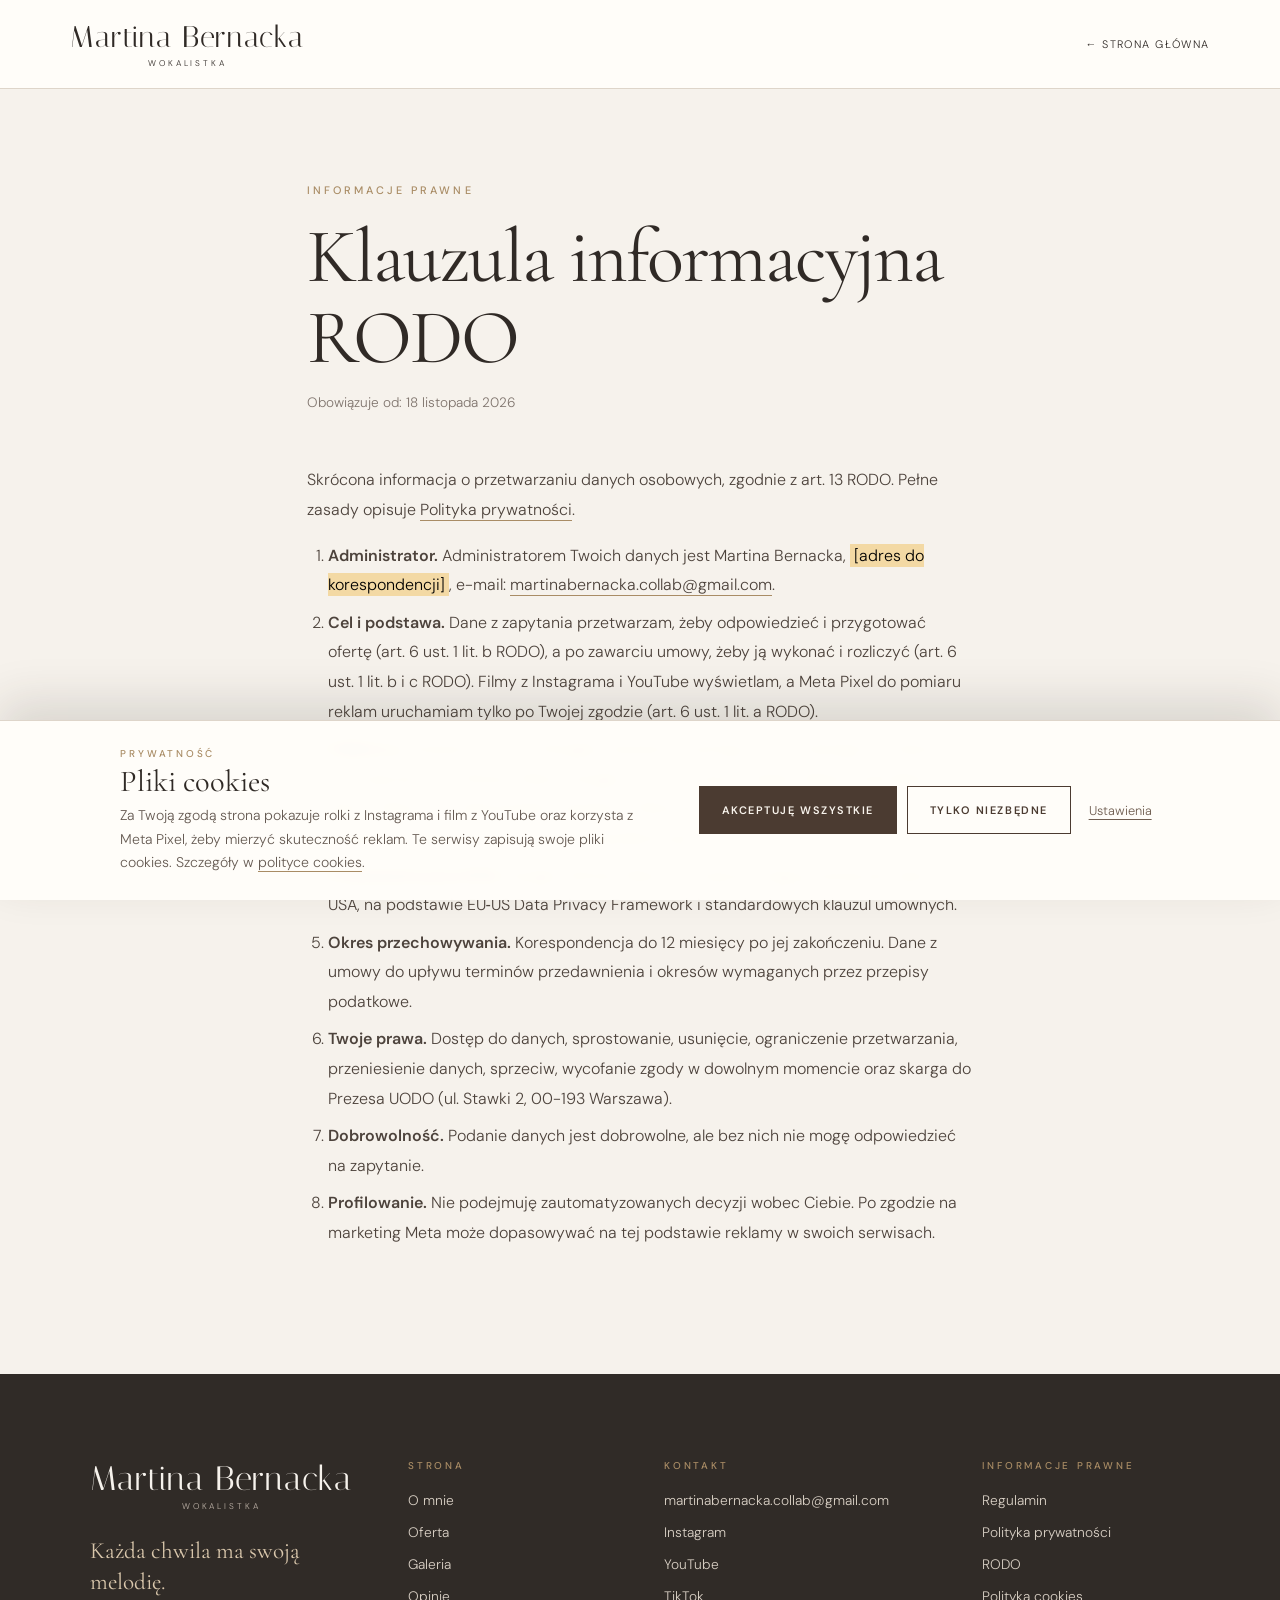
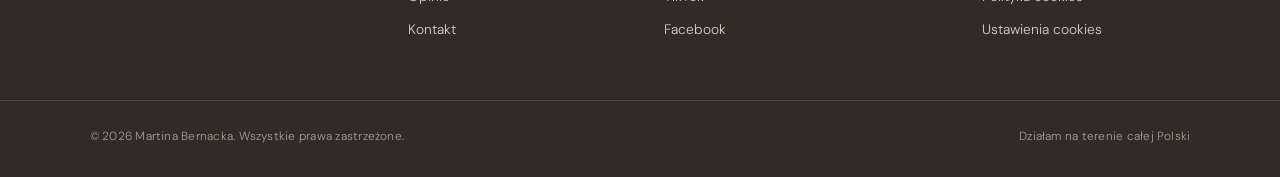
<file: rodo.html>
<!DOCTYPE html>
<html lang="pl"><head><meta charset="utf-8"/><meta content="width=device-width, initial-scale=1" name="viewport"/><meta content="#fffdf9" name="theme-color"/><meta name="apple-mobile-web-app-title" content="M. Bernacka"/><meta name="robots" content="noindex, follow"/><title>Klauzula RODO | Martina Bernacka</title><link rel="icon" href="favicon.svg" type="image/svg+xml"/><link rel="icon" href="assets/icons/favicon-32.png" type="image/png" sizes="32x32"/><link rel="apple-touch-icon" href="assets/icons/apple-touch-icon.png"/><link rel="manifest" href="site.webmanifest"/><link href="assets/css/fonts.css" rel="stylesheet"/><link href="assets/css/style.css" rel="stylesheet"/><link href="assets/css/legal.css" rel="stylesheet"/><link href="assets/css/consent.css" rel="stylesheet"/></head>
<body>
<header class="legal-header"><a class="brand" href="index.html">Martina Bernacka<small>WOKALISTKA</small></a><a class="back" href="index.html">← Strona główna</a></header>
<main class="legal">
<span class="eyebrow">Informacje prawne</span>
<h1>Klauzula informacyjna RODO</h1>
<p class="updated">Obowiązuje od: 18 listopada 2026</p>

<p>Skrócona informacja o przetwarzaniu danych osobowych, zgodnie z art. 13 RODO. Pełne zasady opisuje <a href="polityka-prywatnosci.html">Polityka prywatności</a>.</p>

<ol>
<li><strong>Administrator.</strong> Administratorem Twoich danych jest Martina Bernacka, <mark class="todo">[adres do korespondencji]</mark>, e-mail: <a href="mailto:martinabernacka.collab@gmail.com">martinabernacka.collab@gmail.com</a>.</li>
<li><strong>Cel i podstawa.</strong> Dane z zapytania przetwarzam, żeby odpowiedzieć i przygotować ofertę (art. 6 ust. 1 lit. b RODO), a po zawarciu umowy, żeby ją wykonać i rozliczyć (art. 6 ust. 1 lit. b i c RODO). Filmy z Instagrama i YouTube wyświetlam, a Meta Pixel do pomiaru reklam uruchamiam tylko po Twojej zgodzie (art. 6 ust. 1 lit. a RODO).</li>
<li><strong>Odbiorcy.</strong> Dostawca poczty (Google), dostawca hostingu strony, obsługa formularza (Formspree), przy filmach Meta i Google, a przy pomiarze reklam (Meta Pixel) Meta. Za dane z Meta Pixel odpowiadam wspólnie z Meta (art. 26 RODO). Przy realizacji wydarzenia także muzycy, z którymi współpracuję.</li>
<li><strong>Przekazanie poza EOG.</strong> Google, GitHub, Meta i Formspree mogą przetwarzać dane w USA, na podstawie EU‑US Data Privacy Framework i standardowych klauzul umownych.</li>
<li><strong>Okres przechowywania.</strong> Korespondencja do 12 miesięcy po jej zakończeniu. Dane z umowy do upływu terminów przedawnienia i okresów wymaganych przez przepisy podatkowe.</li>
<li><strong>Twoje prawa.</strong> Dostęp do danych, sprostowanie, usunięcie, ograniczenie przetwarzania, przeniesienie danych, sprzeciw, wycofanie zgody w dowolnym momencie oraz skarga do Prezesa UODO (ul. Stawki 2, 00-193 Warszawa).</li>
<li><strong>Dobrowolność.</strong> Podanie danych jest dobrowolne, ale bez nich nie mogę odpowiedzieć na zapytanie.</li>
<li><strong>Profilowanie.</strong> Nie podejmuję zautomatyzowanych decyzji wobec Ciebie. Po zgodzie na marketing Meta może dopasowywać na tej podstawie reklamy w swoich serwisach.</li>
</ol>
</main>
<footer class="site-footer"><div class="footer-top"><div class="footer-brand"><a class="brand" href="index.html#start">Martina Bernacka<small>WOKALISTKA</small></a><p class="footer-motto">Każda chwila ma swoją melodię.</p></div><nav class="footer-col" aria-label="Sekcje strony"><p class="footer-head">Strona</p><a href="index.html#o-mnie">O mnie</a><a href="index.html#oferta">Oferta</a><a href="index.html#galeria">Galeria</a><a href="index.html#opinie">Opinie</a><a href="index.html#kontakt">Kontakt</a></nav><div class="footer-col"><p class="footer-head">Kontakt</p><a href="mailto:martinabernacka.collab@gmail.com">martinabernacka.collab@gmail.com</a><a href="https://www.instagram.com/martina.bernacka/" rel="noopener noreferrer" target="_blank">Instagram</a><a href="https://www.youtube.com/channel/UC1nf4XpLBBJtvFT8xslhd0Q" rel="noopener noreferrer" target="_blank">YouTube</a><a href="https://www.tiktok.com/@martina.bernacka" rel="noopener noreferrer" target="_blank">TikTok</a><a href="https://www.facebook.com/martina.tiszbierek/?locale=pl_PL" rel="noopener noreferrer" target="_blank">Facebook</a></div><nav class="footer-col" aria-label="Informacje prawne"><p class="footer-head">Informacje prawne</p><a href="regulamin.html">Regulamin</a><a href="polityka-prywatnosci.html">Polityka prywatności</a><a href="rodo.html">RODO</a><a href="polityka-cookies.html">Polityka cookies</a><a href="#" data-consent-open>Ustawienia cookies</a></nav></div><div class="footer-bottom"><p>© <span data-year>2026</span> Martina Bernacka. Wszystkie prawa zastrzeżone.</p><p>Działam na terenie całej Polski</p></div></footer>
<script src="assets/js/ui.js" defer></script><script src="assets/js/pixel.js" defer></script><script src="assets/js/consent.js" defer></script>
</body></html>
</file>
<file: assets/css/fonts.css>
/* latin-ext */
@font-face {
  font-family: 'Cormorant Garamond';
  font-style: normal;
  font-weight: 400;
  font-display: swap;
  src: url(../fonts/cormorant-garamond-latin-ext-0.woff2) format('woff2');
  unicode-range: U+0100-02BA, U+02BD-02C5, U+02C7-02CC, U+02CE-02D7, U+02DD-02FF, U+0304, U+0308, U+0329, U+1D00-1DBF, U+1E00-1E9F, U+1EF2-1EFF, U+2020, U+20A0-20AB, U+20AD-20C4, U+2113, U+2C60-2C7F, U+A720-A7FF;
}
/* latin */
@font-face {
  font-family: 'Cormorant Garamond';
  font-style: normal;
  font-weight: 400;
  font-display: swap;
  src: url(../fonts/cormorant-garamond-latin-1.woff2) format('woff2');
  unicode-range: U+0000-00FF, U+0131, U+0152-0153, U+02BB-02BC, U+02C6, U+02DA, U+02DC, U+0304, U+0308, U+0329, U+2000-206F, U+20AC, U+2122, U+2191, U+2193, U+2212, U+2215, U+FEFF, U+FFFD;
}
/* latin-ext */
@font-face {
  font-family: 'Cormorant Garamond';
  font-style: normal;
  font-weight: 500;
  font-display: swap;
  src: url(../fonts/cormorant-garamond-latin-ext-0.woff2) format('woff2');
  unicode-range: U+0100-02BA, U+02BD-02C5, U+02C7-02CC, U+02CE-02D7, U+02DD-02FF, U+0304, U+0308, U+0329, U+1D00-1DBF, U+1E00-1E9F, U+1EF2-1EFF, U+2020, U+20A0-20AB, U+20AD-20C4, U+2113, U+2C60-2C7F, U+A720-A7FF;
}
/* latin */
@font-face {
  font-family: 'Cormorant Garamond';
  font-style: normal;
  font-weight: 500;
  font-display: swap;
  src: url(../fonts/cormorant-garamond-latin-1.woff2) format('woff2');
  unicode-range: U+0000-00FF, U+0131, U+0152-0153, U+02BB-02BC, U+02C6, U+02DA, U+02DC, U+0304, U+0308, U+0329, U+2000-206F, U+20AC, U+2122, U+2191, U+2193, U+2212, U+2215, U+FEFF, U+FFFD;
}
/* latin-ext */
@font-face {
  font-family: 'Cormorant Garamond';
  font-style: normal;
  font-weight: 600;
  font-display: swap;
  src: url(../fonts/cormorant-garamond-latin-ext-0.woff2) format('woff2');
  unicode-range: U+0100-02BA, U+02BD-02C5, U+02C7-02CC, U+02CE-02D7, U+02DD-02FF, U+0304, U+0308, U+0329, U+1D00-1DBF, U+1E00-1E9F, U+1EF2-1EFF, U+2020, U+20A0-20AB, U+20AD-20C4, U+2113, U+2C60-2C7F, U+A720-A7FF;
}
/* latin */
@font-face {
  font-family: 'Cormorant Garamond';
  font-style: normal;
  font-weight: 600;
  font-display: swap;
  src: url(../fonts/cormorant-garamond-latin-1.woff2) format('woff2');
  unicode-range: U+0000-00FF, U+0131, U+0152-0153, U+02BB-02BC, U+02C6, U+02DA, U+02DC, U+0304, U+0308, U+0329, U+2000-206F, U+20AC, U+2122, U+2191, U+2193, U+2212, U+2215, U+FEFF, U+FFFD;
}
/* latin-ext */
@font-face {
  font-family: 'DM Sans';
  font-style: normal;
  font-weight: 300;
  font-display: swap;
  src: url(../fonts/dm-sans-latin-ext-2.woff2) format('woff2');
  unicode-range: U+0100-02BA, U+02BD-02C5, U+02C7-02CC, U+02CE-02D7, U+02DD-02FF, U+0304, U+0308, U+0329, U+1D00-1DBF, U+1E00-1E9F, U+1EF2-1EFF, U+2020, U+20A0-20AB, U+20AD-20C4, U+2113, U+2C60-2C7F, U+A720-A7FF;
}
/* latin */
@font-face {
  font-family: 'DM Sans';
  font-style: normal;
  font-weight: 300;
  font-display: swap;
  src: url(../fonts/dm-sans-latin-3.woff2) format('woff2');
  unicode-range: U+0000-00FF, U+0131, U+0152-0153, U+02BB-02BC, U+02C6, U+02DA, U+02DC, U+0304, U+0308, U+0329, U+2000-206F, U+20AC, U+2122, U+2191, U+2193, U+2212, U+2215, U+FEFF, U+FFFD;
}
/* latin-ext */
@font-face {
  font-family: 'DM Sans';
  font-style: normal;
  font-weight: 400;
  font-display: swap;
  src: url(../fonts/dm-sans-latin-ext-2.woff2) format('woff2');
  unicode-range: U+0100-02BA, U+02BD-02C5, U+02C7-02CC, U+02CE-02D7, U+02DD-02FF, U+0304, U+0308, U+0329, U+1D00-1DBF, U+1E00-1E9F, U+1EF2-1EFF, U+2020, U+20A0-20AB, U+20AD-20C4, U+2113, U+2C60-2C7F, U+A720-A7FF;
}
/* latin */
@font-face {
  font-family: 'DM Sans';
  font-style: normal;
  font-weight: 400;
  font-display: swap;
  src: url(../fonts/dm-sans-latin-3.woff2) format('woff2');
  unicode-range: U+0000-00FF, U+0131, U+0152-0153, U+02BB-02BC, U+02C6, U+02DA, U+02DC, U+0304, U+0308, U+0329, U+2000-206F, U+20AC, U+2122, U+2191, U+2193, U+2212, U+2215, U+FEFF, U+FFFD;
}
/* latin-ext */
@font-face {
  font-family: 'DM Sans';
  font-style: normal;
  font-weight: 500;
  font-display: swap;
  src: url(../fonts/dm-sans-latin-ext-2.woff2) format('woff2');
  unicode-range: U+0100-02BA, U+02BD-02C5, U+02C7-02CC, U+02CE-02D7, U+02DD-02FF, U+0304, U+0308, U+0329, U+1D00-1DBF, U+1E00-1E9F, U+1EF2-1EFF, U+2020, U+20A0-20AB, U+20AD-20C4, U+2113, U+2C60-2C7F, U+A720-A7FF;
}
/* latin */
@font-face {
  font-family: 'DM Sans';
  font-style: normal;
  font-weight: 500;
  font-display: swap;
  src: url(../fonts/dm-sans-latin-3.woff2) format('woff2');
  unicode-range: U+0000-00FF, U+0131, U+0152-0153, U+02BB-02BC, U+02C6, U+02DA, U+02DC, U+0304, U+0308, U+0329, U+2000-206F, U+20AC, U+2122, U+2191, U+2193, U+2212, U+2215, U+FEFF, U+FFFD;
}
/* latin-ext */
@font-face {
  font-family: 'DM Sans';
  font-style: normal;
  font-weight: 600;
  font-display: swap;
  src: url(../fonts/dm-sans-latin-ext-2.woff2) format('woff2');
  unicode-range: U+0100-02BA, U+02BD-02C5, U+02C7-02CC, U+02CE-02D7, U+02DD-02FF, U+0304, U+0308, U+0329, U+1D00-1DBF, U+1E00-1E9F, U+1EF2-1EFF, U+2020, U+20A0-20AB, U+20AD-20C4, U+2113, U+2C60-2C7F, U+A720-A7FF;
}
/* latin */
@font-face {
  font-family: 'DM Sans';
  font-style: normal;
  font-weight: 600;
  font-display: swap;
  src: url(../fonts/dm-sans-latin-3.woff2) format('woff2');
  unicode-range: U+0000-00FF, U+0131, U+0152-0153, U+02BB-02BC, U+02C6, U+02DA, U+02DC, U+0304, U+0308, U+0329, U+2000-206F, U+20AC, U+2122, U+2191, U+2193, U+2212, U+2215, U+FEFF, U+FFFD;
}
/* latin */
@font-face {
  font-family: 'Italiana';
  font-style: normal;
  font-weight: 400;
  font-display: swap;
  src: url(../fonts/italiana-latin-4.woff2) format('woff2');
  unicode-range: U+0000-00FF, U+0131, U+0152-0153, U+02BB-02BC, U+02C6, U+02DA, U+02DC, U+0304, U+0308, U+0329, U+2000-206F, U+20AC, U+2122, U+2191, U+2193, U+2212, U+2215, U+FEFF, U+FFFD;
}
</file>
<file: assets/css/style.css>
:root{--ink:#302a26;--muted:#7f746d;--cream:#f6f2ec;--white:#fffdf9;--gold:#a98c65;--line:#ded5ca}*{box-sizing:border-box}html{scroll-behavior:smooth}body{margin:0;color:var(--ink);background:var(--cream);font-family:'DM Sans',sans-serif;font-weight:300}a{color:inherit;text-decoration:none}button,input,textarea,select{font:inherit}img{width:100%;display:block;object-fit:cover}h1,h2,h3,p{margin-top:0}h1,h2,h3,.serif{font-family:"Cormorant Garamond",Georgia,serif;font-weight:400}h1{font-size:clamp(4rem,8vw,9rem);line-height:.98;letter-spacing:-.025em}h2{font-size:clamp(3.2rem,6vw,6.6rem);line-height:1.04}h3{font-size:clamp(2rem,3vw,3.2rem)}p{line-height:1.9}.eyebrow{font-size:.68rem;letter-spacing:.28em;text-transform:uppercase;font-weight:500;color:var(--gold)}.btn{display:inline-flex;align-items:center;justify-content:center;gap:24px;padding:17px 26px;border:1px solid var(--ink);text-transform:uppercase;letter-spacing:.16em;font-size:.68rem;font-weight:600;transition:.3s;background:transparent;cursor:pointer}.btn:hover{background:var(--ink);color:white}.btn.light{color:white;border-color:white}.btn.light:hover{background:white;color:var(--ink)}header{height:88px;display:flex;align-items:center;justify-content:space-between;padding:0 5.5%;background:var(--white);position:relative;z-index:5}.brand{font-family:Italiana,serif;font-size:1.9rem;letter-spacing:.025em}.brand small{font-family:'DM Sans',sans-serif;display:block;text-align:center;font-size:.52rem;letter-spacing:.35em;margin-top:3px}nav{display:flex;align-items:center;gap:30px}nav a{font-size:.68rem;text-transform:uppercase;letter-spacing:.13em}nav a:hover{color:var(--gold)}.menu{display:none;border:0;background:none;font-size:24px}.hero{min-height:690px;height:calc(100svh - 88px);max-height:920px;display:grid;grid-template-columns:52% 48%;background:#e8dfd6}.hero-copy{display:flex;flex-direction:column;justify-content:center;padding:8% 10.5%;position:relative}.hero-copy .eyebrow{margin-bottom:28px}.hero-copy h1{margin-bottom:26px}.hero-copy p{max-width:380px;color:#62584f;margin-bottom:38px}.hero-image{height:100%;min-height:0;overflow:hidden}.hero-image img{height:100%;object-position:center 34%}.scroll{position:static;display:block;margin-top:55px;font-size:.62rem;letter-spacing:.2em;text-transform:uppercase;color:#7e7167}.section{padding:125px 7%}.section-head{text-align:center;max-width:760px;margin:0 auto 65px}.section-head h2{margin:18px 0}.section-head p{color:var(--muted)}.about{display:grid;grid-template-columns:44% 1fr;gap:10%;align-items:center;background:var(--white)}.about img{height:660px;object-position:center 34%}.about .copy{max-width:580px}.about h2{margin:25px 0;font-family:"Cormorant Garamond",Georgia,serif;font-weight:400}.about p{color:#665b53}.signature{font-family:Italiana,serif;font-size:2.4rem;color:var(--gold);margin-top:30px}.offers{background:var(--cream)}.offer-grid{display:grid;grid-template-columns:1fr 1fr;gap:26px}.offer{position:relative;overflow:hidden;height:660px;background:#d2c4b8}.offer img{height:100%;transition:transform .7s;filter:brightness(.77)}.offer:hover img{transform:scale(1.035)}.offer .overlay{position:absolute;inset:auto 0 0;padding:55px;color:white;background:linear-gradient(transparent,rgba(0,0,0,.62))}.offer h3{font-size:clamp(2.6rem,4vw,4.4rem);margin:10px 0}.offer p{max-width:360px}.offer .eyebrow{color:#e7d4b7}.quote{padding:100px 12%;text-align:center;background:#dcd0c1}.quote p{font-family:Italiana,serif;font-size:clamp(2.2rem,4vw,4.6rem);line-height:1.3;margin:0}.formats{background:var(--white)}.format-grid{display:grid;grid-template-columns:repeat(3,1fr);gap:35px}.format{padding:30px 0;border-top:1px solid var(--line)}.format .num{color:var(--gold);font-size:.75rem}.format h3{font-size:2.4rem;margin:20px 0 14px}.format p{color:var(--muted);font-size:.94rem}.gallery{background:#eae2d8}.gallery-grid{display:grid;grid-template-columns:1fr 1fr 1fr;gap:15px}.gallery-grid img{height:420px;cursor:pointer;transition:opacity .25s}.gallery-grid img:hover{opacity:.83}.gallery-grid img:nth-child(2){height:510px}.gallery-grid img:nth-child(5){height:510px}.listen{text-align:center;background:var(--white)}.listen p{max-width:570px;margin:0 auto 30px;color:var(--muted)}.contact{display:grid;grid-template-columns:1fr 1fr;gap:10%;background:#e5d9cc}.contact h2{margin:18px 0}.contact .intro{max-width:450px;color:#675d54}.contact form{display:grid;grid-template-columns:1fr 1fr;gap:20px}label{font-size:.68rem;letter-spacing:.12em;text-transform:uppercase;display:block;margin-bottom:9px}input,select,textarea{width:100%;border:0;border-bottom:1px solid #aa9b8c;padding:12px 0;background:transparent;outline:none;border-radius:0;color:var(--ink)}input:focus,textarea:focus,select:focus{border-bottom-color:#49372c}.full{grid-column:1/-1}textarea{resize:vertical;min-height:90px}footer{background:#302b27;color:#eee8df;padding:55px 7%;display:flex;align-items:center;justify-content:space-between;gap:25px}footer p{font-size:.75rem;color:#c1b6ab;margin:0}footer a{font-size:.8rem}#lightbox{position:fixed;inset:0;background:rgba(15,13,12,.94);z-index:50;display:none;align-items:center;justify-content:center;padding:55px}#lightbox.open{display:flex}#lightbox img{max-height:90vh;max-width:90vw;width:auto}#lightbox button{position:absolute;top:15px;right:25px;border:0;background:none;color:white;font-size:38px;cursor:pointer}@media(max-width:900px){header{height:76px}.menu{display:block}nav{display:none;position:absolute;top:76px;left:0;right:0;background:var(--white);padding:30px;flex-direction:column;align-items:flex-start}nav.open{display:flex}.hero{height:auto;min-height:0;grid-template-columns:1fr}.hero-image{height:62vh;min-height:400px;grid-row:1}.hero-copy{padding:75px 8% 95px}.scroll{margin-top:42px}.section{padding:85px 6%}.about{grid-template-columns:1fr;gap:45px}.about img{height:540px}.offer-grid{grid-template-columns:1fr}.offer{height:560px}.format-grid{grid-template-columns:1fr;gap:10px}.gallery-grid{grid-template-columns:1fr 1fr}.gallery-grid img,.gallery-grid img:nth-child(2),.gallery-grid img:nth-child(5){height:320px}.contact{grid-template-columns:1fr;gap:30px}footer{flex-direction:column;text-align:center}}@media(max-width:540px){.brand{font-size:1.55rem}h1{font-size:4.7rem}.hero-image{height:55vh;min-height:340px}.hero-copy{padding-top:60px}.section{padding:70px 6%}.about img{height:450px}.offer{height:460px}.offer .overlay{padding:30px}.gallery-grid{gap:8px}.gallery-grid img,.gallery-grid img:nth-child(2),.gallery-grid img:nth-child(5){height:240px}.contact form{grid-template-columns:1fr}.quote{padding:75px 7%}}
.offers .section-head h2{font-family:"Cormorant Garamond",Georgia,serif;font-weight:400}
/* Social showcase */
.social-showcase{background:var(--white)}.social-showcase .section-head{max-width:780px;margin:0 auto 65px;text-align:center}.social-showcase .section-head h2{font-family:"Cormorant Garamond",Georgia,serif;font-weight:400}.social-feature{display:grid;grid-template-columns:1fr 1fr;min-height:450px;background:#eee7df}.social-feature-copy{padding:clamp(35px,5vw,85px);display:flex;flex-direction:column;align-items:flex-start;justify-content:center}.social-feature h3,.social-youtube h3{font-family:"Cormorant Garamond",Georgia,serif;font-weight:400;font-size:clamp(2.6rem,4vw,4.4rem);line-height:1.1;margin:20px 0}.social-feature p,.social-youtube p{color:var(--muted);max-width:420px}.social-feature .btn{margin-top:16px}.social-subtle{font-size:.83rem;color:var(--muted);margin-top:24px;text-decoration:underline;text-underline-offset:5px}.social-video-poster{position:relative;min-height:420px;background:linear-gradient(145deg,#cbbeb1,#8f7e72);display:flex;align-items:center;justify-content:center;overflow:hidden}.social-video-poster:before{content:"";position:absolute;inset:14px;border:1px solid rgba(255,255,255,.5)}.social-play{display:grid;place-items:center;width:78px;height:78px;border:1px solid white;border-radius:50%;font-size:23px;color:white;padding-left:4px;transition:transform .2s}.social-video-poster:hover .social-play{transform:scale(1.12)}.social-video-label{position:absolute;bottom:36px;left:35px;right:35px;color:white;letter-spacing:.1em;font-size:.78rem;text-transform:uppercase;display:flex;justify-content:space-between}.social-youtube{display:grid;grid-template-columns:.75fr 1.25fr;align-items:center;gap:7%;padding:90px 0;border-bottom:1px solid var(--line)}.youtube-frame{width:100%;aspect-ratio:16/9;background:#25211e}.youtube-frame iframe{width:100%;height:100%;border:0}.social-text-link{display:inline-block;margin-top:12px;border-bottom:1px solid var(--gold);padding-bottom:8px;font-size:.84rem}.social-footer{display:flex;justify-content:space-between;align-items:center;gap:30px;padding:35px 0 0;color:var(--muted);font-size:.85rem}.social-links{display:flex;flex-wrap:wrap;gap:18px 26px}.social-links a{color:var(--ink)}.social-links a:hover{text-decoration:underline;text-underline-offset:5px}@media(max-width:800px){.social-feature,.social-youtube{grid-template-columns:1fr}.social-feature-copy{padding:45px 7%}.social-video-poster{min-height:320px}.social-youtube{gap:30px;padding:65px 0}.social-footer{flex-direction:column;align-items:flex-start}.social-showcase .section-head{margin-bottom:40px}}

/* Refined, accessible contact choices */
.event-options{display:grid;grid-template-columns:repeat(2,minmax(0,1fr));gap:10px;margin-top:12px}
.event-option{position:relative;cursor:pointer!important;margin:0!important}
.event-option input{position:absolute;opacity:0;width:1px;height:1px}
.event-option span{display:flex;align-items:center;justify-content:center;text-align:center;min-height:56px;padding:12px 14px;border:1px solid #c9b9a7;background:rgba(255,255,255,.23);color:#53463d;font-size:.88rem;line-height:1.35;letter-spacing:0;text-transform:none;transition:background .2s,border-color .2s}
.event-option input:checked+span{background:#f9f5ef;border-color:#96795b;box-shadow:inset 0 0 0 1px #96795b;color:#362a22}
.event-option input:focus-visible+span{outline:2px solid #96795b;outline-offset:3px}
.event-option:hover span{background:#f9f5ef}
@media(max-width:550px){.event-options{grid-template-columns:1fr}.event-option span{min-height:48px}}

/* Elegancki przycisk główny — spokojny, lekki, czytelny */
.hero-copy .hero-editorial-link{display:inline-flex;align-items:center;justify-content:center;gap:22px;padding:17px 24px;border:1px solid #aa917a;border-radius:2px;background:rgba(255,255,255,.17);color:#4b3b31;font-family:"DM Sans",sans-serif;font-size:.78rem;font-weight:500;letter-spacing:.11em;text-transform:uppercase;line-height:1.4;text-decoration:none;box-shadow:none;transition:background .25s,border-color .25s,color .25s,transform .25s}
.hero-copy .hero-editorial-link::before{content:none}
.hero-copy .hero-editorial-link .cta-icon{width:auto;height:auto;display:inline;color:#9e826b;border:0;border-radius:0;font:normal 17px/1 Arial,sans-serif;transition:transform .25s,color .25s}
.hero-copy .hero-editorial-link:hover{background:#9e826b;border-color:#9e826b;color:#fff;gap:22px;transform:translateY(-2px)}
.hero-copy .hero-editorial-link:hover .cta-icon{background:transparent;border:0;color:#fff;transform:translate(2px,-2px)}
.hero-copy .hero-editorial-link:focus-visible{outline:2px solid #9e826b;outline-offset:4px}
@media(max-width:540px){.hero-copy .hero-editorial-link{font-size:.73rem;letter-spacing:.08em;padding:16px 19px;gap:15px}}

/* Główny przycisk: elegancka ciemna forma, typografia editorial */
.hero-copy .hero-editorial-link {
  display:inline-flex; align-items:center; justify-content:center;
  padding:15px 34px; min-height:59px; gap:0;
  background:#41362f; color:#f8f3ec; border:1px solid #41362f;
  border-radius:0; box-shadow:none;
  font-family:"Cormorant Garamond",Georgia,serif;
  font-size:clamp(1.38rem,2vw,1.58rem); font-weight:500;
  letter-spacing:.012em; line-height:1.1; text-transform:none;
  transition:background .22s ease,color .22s ease,border-color .22s ease;
}
.hero-copy .hero-editorial-link::before,.hero-copy .hero-editorial-link::after{content:none}
.hero-copy .hero-editorial-link:hover{background:#5b4b40;color:#fffaf4;border-color:#5b4b40;transform:none;gap:0}
.hero-copy .hero-editorial-link:focus-visible{outline:2px solid #a98c65;outline-offset:4px}
@media(max-width:540px){.hero-copy .hero-editorial-link{padding:14px 28px;min-height:55px;font-size:1.43rem;letter-spacing:.01em;gap:0}}
/* Hero rebuilt for consistent mobile layout */
.hero{height:auto;min-height: min(760px,calc(100svh - 88px));max-height:none;grid-template-columns:50% 50%;align-items:stretch}
.hero-copy{padding:clamp(54px,7vw,110px) clamp(28px,6vw,105px);justify-content:center;min-width:0}
.hero-copy h1{font-size:clamp(4rem,7vw,8rem);overflow-wrap:normal}
.hero-copy .btn{background:#302a26;color:#fff;border-color:#302a26;max-width:100%;text-align:center;line-height:1.5}
.hero-copy .btn:hover{background:#a98c65;border-color:#a98c65}
.hero-image{height:auto;min-height:650px;overflow:hidden}
.hero-image img{height:100%;width:100%;object-fit:cover;object-position:center 42%}
@media(max-width:900px){
 .hero{display:flex;flex-direction:column;min-height:0;height:auto}
 .hero-image{order:0;height:clamp(350px,72vw,600px);min-height:0}
 .hero-image img{height:100%;object-position:center 38%}
 .hero-copy{order:1;padding:55px 7% 65px;background:#e8dfd6}
 .hero-copy h1{font-size:clamp(3.4rem,10vw,6.2rem);line-height:1.02}
 .hero-copy p{margin-bottom:26px}
 .hero-copy .btn{width:auto;min-height:52px;padding:15px 22px}
}
@media(max-width:540px){
 .hero-image{height:390px;min-height:0}
 .hero-image img{object-position:center 43%}
 .hero-copy{padding:42px 7% 55px}
 .hero-copy .eyebrow{font-size:.58rem;line-height:1.7;letter-spacing:.18em;margin-bottom:16px}
 .hero-copy h1{font-size:clamp(3.35rem,12.5vw,4.7rem);margin-bottom:20px}
 .hero-copy p{font-size:1rem;line-height:1.65;margin-bottom:24px}
 .hero-copy .btn{display:inline-flex;font-size:.67rem;letter-spacing:.11em;padding:15px 18px;min-height:52px;width:auto}
}
.offers .section-head h2{font-family:"Cormorant Garamond",Georgia,serif;font-weight:400}
/* Refined, accessible contact choices */
.event-options{display:grid;grid-template-columns:repeat(2,minmax(0,1fr));gap:10px;margin-top:12px}
.event-option{position:relative;cursor:pointer!important;margin:0!important}
.event-option input{position:absolute;opacity:0;width:1px;height:1px}
.event-option span{display:flex;align-items:center;justify-content:center;text-align:center;min-height:56px;padding:12px 14px;border:1px solid #c9b9a7;background:rgba(255,255,255,.23);color:#53463d;font-size:.88rem;line-height:1.35;letter-spacing:0;text-transform:none;transition:background .2s,border-color .2s}
.event-option input:checked+span{background:#f9f5ef;border-color:#96795b;box-shadow:inset 0 0 0 1px #96795b;color:#362a22}
.event-option input:focus-visible+span{outline:2px solid #96795b;outline-offset:3px}
.event-option:hover span{background:#f9f5ef}
@media(max-width:550px){.event-options{grid-template-columns:1fr}.event-option span{min-height:48px}}
.reels-intro{text-align:center;margin:0 auto 34px}.reels-intro h3{font-family:"Cormorant Garamond",Georgia,serif;font-size:clamp(2.4rem,4vw,4rem);font-weight:400;margin:12px 0}.reels-intro p{color:var(--muted)}
.reels-grid{display:grid;grid-template-columns:repeat(3,minmax(0,1fr));gap:18px;max-width:1120px;margin:0 auto 30px}.reel-card{min-width:0;background:#f5f0ea;border:1px solid #e8dfd6;overflow:hidden}.reel-card iframe{display:block;width:100%;height:560px;border:0;background:#faf8f5}.reel-card>a{display:block;padding:13px 15px;text-align:center;color:#6f5d50;font-size:.8rem;text-decoration:underline;text-underline-offset:4px}@media(max-width:800px){.reels-grid{grid-template-columns:1fr;max-width:430px;gap:22px}.reel-card iframe{height:570px}}@media(max-width:400px){.reel-card iframe{height:520px}}

/* Refined, accessible contact choices */
.event-options{display:grid;grid-template-columns:repeat(2,minmax(0,1fr));gap:10px;margin-top:12px}
.event-option{position:relative;cursor:pointer!important;margin:0!important}
.event-option input{position:absolute;opacity:0;width:1px;height:1px}
.event-option span{display:flex;align-items:center;justify-content:center;text-align:center;min-height:56px;padding:12px 14px;border:1px solid #c9b9a7;background:rgba(255,255,255,.23);color:#53463d;font-size:.88rem;line-height:1.35;letter-spacing:0;text-transform:none;transition:background .2s,border-color .2s}
.event-option input:checked+span{background:#f9f5ef;border-color:#96795b;box-shadow:inset 0 0 0 1px #96795b;color:#362a22}
.event-option input:focus-visible+span{outline:2px solid #96795b;outline-offset:3px}
.event-option:hover span{background:#f9f5ef}
@media(max-width:550px){.event-options{grid-template-columns:1fr}.event-option span{min-height:48px}}
/* Opinie — lekka, responsywna karuzela */
.testimonials{background:#f4eee7;text-align:center;padding-top:95px;padding-bottom:85px}
.testimonials-heading{max-width:740px;margin:0 auto 36px}
.testimonials-heading h2{font-family:'Cormorant Garamond',serif;font-weight:400;font-size:clamp(2.4rem,4.6vw,4.4rem);line-height:1.12;margin:18px 0}
.testimonials-heading p{color:#81766c;line-height:1.8;max-width:630px;margin:0 auto}
.testimonial-layout{max-width:920px;margin:auto;display:grid;grid-template-columns:42px minmax(0,1fr) 42px;gap:14px;align-items:center}
.testimonial-arrow{background:transparent;border:0;color:#8e7c6c;font:300 2.4rem 'Cormorant Garamond',serif;cursor:pointer;min-height:50px;transition:color .2s}
.testimonial-arrow:hover{color:#3e332d}
.testimonial-dots .fallback-dot{width:22px;height:7px;border-radius:20px;background:#a98b6f}
@media(max-width:600px){.testimonial-card blockquote{font-size:clamp(1.5rem,5.2vw,2rem);line-height:1.42;overflow-wrap:break-word}.testimonial-card{height:auto;min-height:290px}.testimonial-layout{grid-template-columns:30px minmax(0,1fr) 30px;gap:3px}.testimonial-arrow{touch-action:manipulation;min-width:30px}}
.testimonial-card{background:#fffcf8;min-height:280px;padding:48px 45px;display:flex;flex-direction:column;justify-content:center;align-items:center;gap:20px}
.testimonial-kicker{font-size:.68rem;letter-spacing:.2em;color:#a98c71}
.testimonial-card blockquote{margin:0;max-width:680px;color:#40342e;font-family:'Cormorant Garamond',serif;font-size:clamp(1.35rem,2.4vw,2rem);font-weight:400;line-height:1.35}
.testimonial-name{font-size:.8rem;color:#927a65}
.testimonial-dots{flex-wrap:wrap;display:flex;justify-content:center;gap:9px;margin-top:24px;flex-wrap:wrap}
.testimonial-dots button{width:7px;height:7px;border-radius:20px;border:0;background:#d4c7b9;padding:0;cursor:pointer;transition:width .2s}
.testimonial-dots button[aria-current="true"]{width:22px;background:#a98b6f}
@media(max-width:600px){.testimonials{padding:65px 16px}.testimonial-layout{grid-template-columns:24px minmax(0,1fr) 24px;gap:3px}.testimonial-card{padding:35px 17px;min-height:300px}.testimonial-arrow{font-size:2rem}.testimonials-heading h2{font-size:2.55rem}}

/* Refined, accessible contact choices */
.event-options{display:grid;grid-template-columns:repeat(2,minmax(0,1fr));gap:10px;margin-top:12px}
.event-option{position:relative;cursor:pointer!important;margin:0!important}
.event-option input{position:absolute;opacity:0;width:1px;height:1px}
.event-option span{display:flex;align-items:center;justify-content:center;text-align:center;min-height:56px;padding:12px 14px;border:1px solid #c9b9a7;background:rgba(255,255,255,.23);color:#53463d;font-size:.88rem;line-height:1.35;letter-spacing:0;text-transform:none;transition:background .2s,border-color .2s}
.event-option input:checked+span{background:#f9f5ef;border-color:#96795b;box-shadow:inset 0 0 0 1px #96795b;color:#362a22}
.event-option input:focus-visible+span{outline:2px solid #96795b;outline-offset:3px}
.event-option:hover span{background:#f9f5ef}
@media(max-width:550px){.event-options{grid-template-columns:1fr}.event-option span{min-height:48px}}
/* Minimalistyczne menu wydarzeń zamiast kafelków */
.event-select{position:relative;margin-top:8px}.event-select-trigger{width:100%;display:flex;align-items:center;justify-content:space-between;gap:12px;background:transparent;color:#493b32;border:0;border-bottom:1px solid #aa9b8c;padding:13px 2px 14px;text-align:left;font-size:1rem;font-weight:300;cursor:pointer}.event-select-trigger:focus-visible{outline:2px solid #a68b70;outline-offset:3px}.event-chevron{font-size:1.5rem;color:#927a65;line-height:1}.event-menu{position:absolute;z-index:20;top:calc(100% + 5px);left:0;right:0;background:#f8f3ed;box-shadow:0 12px 30px #4c39252b;border:1px solid #d5c6b7;padding:7px}.event-menu[hidden]{display:none}.event-menu button{display:block;width:100%;background:transparent;border:0;padding:13px 14px;text-align:left;color:#493b32;font-size:.95rem;cursor:pointer}.event-menu button:hover,.event-menu button:focus-visible,.event-menu button.chosen{background:#e8ddd0}.contact .btn{background:#4b3b31;color:#fff;border:1px solid #4b3b31;letter-spacing:.13em;font-weight:500;min-height:54px;padding:14px 28px}.contact .btn:hover{background:#6b5240}
.contact-direct{display:flex;flex-direction:column;align-items:flex-start;gap:12px;margin-top:30px}.contact-direct-title{font-size:.85rem;color:#81766c;margin-bottom:3px}.contact-direct a{color:#493a30;text-decoration:none;border-bottom:1px solid #c8b7a4;padding-bottom:4px;overflow-wrap:anywhere;transition:color .2s,border-color .2s}.contact-direct a:hover,.contact-direct a:focus-visible{color:#9a7656;border-color:#9a7656}@media(max-width:600px){.contact-direct{margin-top:22px;gap:14px}}
/* Subtelne, redakcyjne CTA z okrągłym symbolem */
.hero-copy .hero-editorial-link{display:inline-flex;align-items:center;gap:15px;width:fit-content;max-width:100%;padding:5px 0;background:transparent;color:#4b3b31;border:0;border-radius:0;text-decoration:none;font-family:"DM Sans",sans-serif;font-size:.81rem;font-weight:500;letter-spacing:.045em;text-transform:none;line-height:1.5;box-shadow:none;transition:color .25s}
.hero-copy .hero-editorial-link:before{content:none}
.hero-copy .hero-editorial-link .cta-icon{width:42px;height:42px;display:inline-flex;align-items:center;justify-content:center;flex:none;border:1px solid #bba58d;border-radius:50%;font-size:19px;font-family:Arial,sans-serif;font-weight:300;color:#8f735b;transition:background .25s,color .25s,transform .25s,border-color .25s}
.hero-copy .hero-editorial-link:hover,.hero-copy .hero-editorial-link:focus-visible{color:#8f735b;background:transparent;gap:15px}
.hero-copy .hero-editorial-link:hover .cta-icon{background:#9e826b;color:#fff;border-color:#9e826b;transform:translateY(3px)}
.hero-copy .hero-editorial-link:focus-visible{outline:2px solid #a98c65;outline-offset:6px}
@media(max-width:540px){.hero-copy .hero-editorial-link{font-size:.79rem;letter-spacing:.015em}.hero-copy .hero-editorial-link .cta-icon{width:39px;height:39px}}
/* Prosty, elegancki prostokątny przycisk w sekcji głównej */
.hero-copy a.hero-editorial-link{display:inline-flex;align-items:center;justify-content:center;min-height:51px;padding:14px 31px;border:1px solid #aa927d;border-radius:0;background:transparent;color:#4b3b32;text-decoration:none;text-transform:none;font-size:.88rem;font-weight:500;letter-spacing:.025em;line-height:1.35;box-shadow:none;transition:background .2s ease,border-color .2s ease,color .2s ease}
.hero-copy a.hero-editorial-link:hover{background:#a58a72;border-color:#a58a72;color:#fff;transform:none}
.hero-copy a.hero-editorial-link:focus-visible{outline:2px solid #92765d;outline-offset:4px}
@media(max-width:540px){.hero-copy a.hero-editorial-link{min-height:48px;padding:13px 25px;font-size:.84rem}}
/* Opinie: natywne przewijanie, także w podglądzie bez JavaScript */
.testimonial-layout{display:grid;grid-template-columns:34px minmax(0,1fr) 34px;gap:8px;align-items:center;max-width:920px;margin:auto}
.testimonial-track{display:flex;overflow-x:auto;overflow-y:hidden;scroll-snap-type:x mandatory;scroll-behavior:smooth;-webkit-overflow-scrolling:touch;overscroll-behavior-inline:contain;scrollbar-width:none;min-width:0}
.testimonial-track::-webkit-scrollbar{display:none}
.testimonial-track>.testimonial-card{box-sizing:border-box;flex:0 0 100%;width:100%;scroll-snap-align:start;scroll-snap-stop:always;min-width:0;min-height:290px;height:auto}
.testimonial-dots{display:flex;flex-wrap:wrap;justify-content:center;gap:9px;margin-top:24px}
.testimonial-dots .testimonial-dot{display:block;width:7px;height:7px;min-width:7px;background:#d6c9bb;border-radius:20px;text-decoration:none;transition:background .2s,width .2s}
.testimonial-dots .testimonial-dot[aria-current="true"]{width:22px;background:#a98b6f}
.testimonial-arrow{position:relative;z-index:2;touch-action:manipulation;cursor:pointer}
@media(max-width:600px){.testimonial-layout{grid-template-columns:24px minmax(0,1fr) 24px;gap:3px}.testimonial-track>.testimonial-card{padding:38px 17px;min-height:310px}.testimonial-track>.testimonial-card blockquote{font-size:clamp(1.35rem,5vw,1.8rem);line-height:1.38}}
/* Linki prawne w stopce i klauzula przy formularzu */
.legal-links{display:flex;flex-wrap:wrap;justify-content:center;gap:10px 22px}
.legal-links a{font-size:.75rem;color:#c1b6ab}
.legal-links a:hover{color:#fff}
.form-rodo{font-size:.72rem;line-height:1.6;color:#766a60;margin-top:10px}
.form-rodo a{text-decoration:underline;text-underline-offset:3px}

/* Stopka w stylu strony */
footer.site-footer{display:block;padding:0;background:#302b27;color:#eee8df;text-align:left}
.footer-top{display:grid;grid-template-columns:1.3fr 1fr 1.3fr 1fr;gap:48px;padding:85px 7% 60px}
.site-footer .brand{display:inline-block;color:#f6f2ec;font-size:2.1rem}
.site-footer .brand small{color:#c1b6ab}
.footer-motto{margin:22px 0 0;font-family:"Cormorant Garamond",Georgia,serif;font-size:1.45rem;line-height:1.35;color:#d9c7ac;max-width:260px}
.footer-col{display:flex;flex-direction:column;align-items:flex-start;gap:12px}
.footer-head{margin:0 0 6px;font-size:.62rem;letter-spacing:.28em;text-transform:uppercase;font-weight:500;color:var(--gold);line-height:1.4}
.footer-col a{font-size:.86rem;color:#d9d0c5;line-height:1.4;overflow-wrap:anywhere;border-bottom:1px solid transparent;transition:color .2s,border-color .2s}
.footer-col a:hover,.footer-col a:focus-visible{color:#fff;border-bottom-color:var(--gold)}
.footer-bottom{display:flex;justify-content:space-between;gap:20px;padding:24px 7% 30px;border-top:1px solid rgba(238,232,223,.14)}
.footer-bottom p{margin:0;font-size:.74rem;color:#a99d91;letter-spacing:.02em}
@media(max-width:1000px){.footer-top{grid-template-columns:1fr 1fr;gap:42px 30px}}
@media(max-width:560px){.footer-top{grid-template-columns:1fr;gap:36px;padding:65px 7% 45px}.footer-bottom{flex-direction:column;gap:8px;padding-bottom:84px}}
/* Stopka: odcięcie od reguł menu w nagłówku (nav) */
.site-footer nav.footer-col{display:flex;position:static;flex-direction:column;align-items:flex-start;gap:12px;padding:0;background:none}
.site-footer nav.footer-col a{font-size:.86rem;text-transform:none;letter-spacing:0}
@media(max-width:1000px){.footer-bottom{padding-left:calc(7% + 58px);padding-right:calc(7% + 58px)}}
@media(max-width:560px){.footer-bottom{padding:24px 7% 84px}}

/* ===== Telefony: iOS i Android ===== */
html{-webkit-text-size-adjust:100%;text-size-adjust:100%}
a,button,label{-webkit-tap-highlight-color:transparent}
button{touch-action:manipulation}
input,textarea{-webkit-appearance:none;appearance:none;border-radius:0;font-size:16px}
input[type=date]{display:block;min-width:0;min-height:48px;line-height:1.4;text-align:left}
input[type=date]::-webkit-date-and-time-value{text-align:left}
input[type=date]::-webkit-calendar-picker-indicator{opacity:.55;cursor:pointer}
@media(prefers-reduced-motion:reduce){html{scroll-behavior:auto}}
#lightbox button{width:48px;height:48px;display:grid;place-items:center}
@media(max-width:900px){
  .menu{width:44px;height:44px;display:grid;place-items:center;margin-right:-10px;color:var(--ink);cursor:pointer}
  header nav{gap:0;padding:12px 6% 22px;box-shadow:0 18px 30px rgba(48,42,38,.12);border-top:1px solid var(--line)}
  header nav a{display:block;width:100%;padding:14px 0;font-size:.78rem;border-bottom:1px solid var(--line)}
  header nav a:last-child{border-bottom:0}
  .social-links a{display:inline-block;padding:10px 0}
  .site-footer .footer-col{gap:2px}
  .site-footer .footer-col a,.site-footer nav.footer-col a{padding:8px 0}
  .contact-direct a{padding:6px 0}
  #lightbox{padding:16px}
}
@media(max-width:600px){
  .testimonial-layout{grid-template-columns:minmax(0,1fr)}
  .testimonial-arrow{display:none}
  .testimonial-dots{gap:0}
  .testimonial-dots .testimonial-dot{box-sizing:content-box;padding:10px 4px;background-clip:content-box}
}
@media(max-width:540px){
  .contact .btn{width:100%}
  .form-rodo{font-size:.76rem}
}

/* Galeria: równe kafle */
.gallery-grid{grid-template-columns:repeat(3,minmax(0,1fr));gap:14px}
.gallery-grid img,.gallery-grid img:nth-child(2),.gallery-grid img:nth-child(5){height:auto;aspect-ratio:4/5;object-fit:cover;cursor:zoom-in;transition:opacity .25s,transform .5s}
.gallery-grid img:focus-visible{outline:2px solid var(--gold);outline-offset:3px}
.gallery-grid img[src*="galeria-trio-pianino"]{object-position:center 30%}
.gallery-grid img[src*="galeria-portret"]{object-position:42% center}
.gallery-grid img[src*="galeria-trio-czern"]{object-position:center 30%}
.gallery-grid img[src*="galeria-fotel"]{object-position:center center}
.gallery-grid img[src*="galeria-mikrofon"]{object-position:center 25%}
.gallery-grid img[src*="galeria-portret-bok"]{object-position:center center}
@media(max-width:900px){.gallery-grid{grid-template-columns:repeat(2,minmax(0,1fr));gap:10px}}
@media(max-width:540px){.gallery-grid{gap:8px}}

/* Podgląd zdjęć ze strzałkami */
html.lb-open{overflow:hidden}
#lightbox{padding:0;touch-action:pan-y}
#lightbox .lb-figure{margin:0;width:100%;height:100%;display:flex;flex-direction:column;align-items:center;justify-content:center;gap:14px;padding:60px 100px 30px}
#lightbox .lb-stage{position:relative;display:flex;align-items:center;justify-content:center;max-width:100%;min-height:0}
#lightbox .lb-img{max-width:100%;max-height:calc(100svh - 130px);width:auto;height:auto;object-fit:contain;user-select:none;-webkit-user-drag:none}
#lightbox .lb-count{color:#cfc4b8;font-size:.78rem;letter-spacing:.2em}
#lightbox button{position:absolute;display:grid;place-items:center;width:52px;height:52px;border:1px solid rgba(255,255,255,.28);border-radius:50%;background:rgba(20,17,15,.35);color:#fff;cursor:pointer;transition:background .2s,border-color .2s}
#lightbox button:hover{background:rgba(255,255,255,.14);border-color:rgba(255,255,255,.6)}
#lightbox button:focus-visible{outline:2px solid var(--gold);outline-offset:3px}
#lightbox button svg{width:24px;height:24px}
#lightbox .lb-close{top:16px;right:16px;font-size:30px;line-height:1;border:0;background:none}
#lightbox .lb-prev,#lightbox .lb-next{top:50%;transform:translateY(-50%)}
#lightbox .lb-prev{left:-74px}
#lightbox .lb-next{right:-74px}
@media(max-width:700px){
  #lightbox .lb-figure{padding:64px 52px 56px}
  #lightbox .lb-img{max-height:calc(100svh - 130px)}
  #lightbox .lb-count{position:absolute;bottom:22px;left:0;right:0;text-align:center}
  #lightbox .lb-prev,#lightbox .lb-next{width:40px;height:40px;background:rgba(20,17,15,.5)}
  #lightbox .lb-prev{left:-46px}
  #lightbox .lb-next{right:-46px}
  #lightbox button svg{width:20px;height:20px}
}
#lightbox{z-index:90;background:rgba(15,13,12,.97)}
html.lb-open .cc-fab,html.lb-open .to-top{visibility:hidden}

/* Nagłówek przyklejony na każdej szerokości; linki do sekcji lądują tuż pod nim */
:root{--header-h:88px}
@media(max-width:900px){:root{--header-h:76px}}
header{position:sticky;top:0;z-index:40;box-shadow:0 1px 0 var(--line)}
html{scroll-padding-top:var(--header-h)}

/* Formularz: pole-pułapka na boty i komunikat po wysyłce */
.form-hp{position:absolute;left:-9999px;width:1px;height:1px;overflow:hidden}
.form-status{margin:26px 0 0;outline:none}
.form-status:empty{display:none}
.form-status.is-ok{padding:26px 0 4px;border-top:1px solid #c9b9a7;animation:form-thanks-in .5s ease}
.form-status .eyebrow{display:block;margin-bottom:10px}
.form-thanks-title{margin:0 0 8px;font-family:"Cormorant Garamond",Georgia,serif;font-size:clamp(2rem,3vw,2.6rem);font-weight:400;line-height:1.1;color:var(--ink)}
.form-thanks-text{margin:0;font-size:.95rem;line-height:1.7;color:#675d54}
.form-status.is-error .form-thanks-text{color:#8a3b2e}
.form-status a{text-decoration:underline;text-underline-offset:3px}
@keyframes form-thanks-in{from{opacity:0;transform:translateY(8px)}to{opacity:1;transform:none}}
@media(prefers-reduced-motion:reduce){.form-status.is-ok{animation:none}}
#contact-form button[disabled]{opacity:.65;cursor:progress}

/* Kropki opinii: pole dotyku 24×24 px przy tej samej kropce 7 px; aktywna kropka rozciąga się przez transform (płynna animacja) */
.testimonial-dots{gap:0;margin-top:20px}
.testimonial-dots .testimonial-dot,.testimonial-dots .testimonial-dot[aria-current="true"]{position:relative;box-sizing:border-box;width:24px;height:24px;min-width:0;padding:0;background:none;border-radius:0}
.testimonial-dots .testimonial-dot::before{content:"";position:absolute;top:50%;left:50%;width:7px;height:7px;margin:-3.5px 0 0 -3.5px;border-radius:20px;background:#d6c9bb;transition:transform .25s ease,background-color .25s ease}
.testimonial-dots .testimonial-dot[aria-current="true"]::before{transform:scaleX(3.15);background:#a98b6f}
.testimonial-dots .testimonial-dot:focus-visible{outline:2px solid var(--gold);outline-offset:-2px;border-radius:12px}
@media(max-width:600px){.testimonial-dots{display:grid;grid-template-columns:repeat(8,24px);justify-content:center}}
@media(prefers-reduced-motion:reduce){.testimonial-dots .testimonial-dot::before{transition:none}}

/* Stopka na telefonie: linki w wierszach zamiast kolumny, mniej wysokości */
@media(max-width:560px){
  .footer-top{grid-template-columns:1fr;gap:22px;padding:44px 6% 24px}
  .site-footer .brand{font-size:1.65rem}
  .footer-motto{margin-top:8px;font-size:1.12rem;max-width:none}
  .site-footer .footer-col,.site-footer nav.footer-col{flex-direction:row;flex-wrap:wrap;align-items:baseline;column-gap:20px;row-gap:0}
  .footer-head{flex-basis:100%;margin:0 0 2px}
  .site-footer .footer-col a[href^="mailto:"]{flex-basis:100%}
  .site-footer .footer-col a,.site-footer nav.footer-col a{padding:6px 0;font-size:.84rem}
  .footer-bottom{padding:16px 6% 78px;gap:4px}
  .footer-bottom p{font-size:.7rem}
}
</file>
<file: assets/css/legal.css>
.legal-header{height:88px;display:flex;align-items:center;justify-content:space-between;padding:0 5.5%;background:var(--white)}
.legal-header a.back{font-size:.68rem;text-transform:uppercase;letter-spacing:.13em}
.legal-header a.back:hover{color:var(--gold)}
.legal{max-width:820px;margin:0 auto;padding:90px 6% 110px}
.legal h1{font-size:clamp(2.8rem,6vw,4.8rem);line-height:1.05;margin:18px 0 12px}
.legal .updated{color:var(--muted);font-size:.85rem;margin-bottom:50px}
.legal h2{font-size:clamp(1.8rem,3vw,2.4rem);line-height:1.15;margin:52px 0 16px}
.legal p,.legal li{line-height:1.85;color:#4d433c}
.legal ul,.legal ol{padding-left:1.3em}
.legal li{margin-bottom:8px}
.legal a{border-bottom:1px solid var(--gold)}
.legal a:hover{color:var(--gold)}
.legal table{width:100%;border-collapse:collapse;font-size:.9rem;margin:10px 0 20px}
.legal th,.legal td{text-align:left;vertical-align:top;padding:12px 10px;border-bottom:1px solid var(--line)}
.legal th{font-weight:500}
.legal mark.todo{background:#f3d9a4;padding:1px 4px}
@media(max-width:600px){.legal{padding:60px 6% 80px}.legal table,.legal thead,.legal tbody,.legal tr,.legal th,.legal td{display:block}.legal thead{display:none}.legal td{border:0;padding:4px 0}.legal tr{border-bottom:1px solid var(--line);padding:10px 0}}
</file>
<file: assets/css/consent.css>
/* Pływające przyciski: cookies (lewy dolny róg) i do góry (prawy dolny róg) */
:root{--fab-size:50px;--fab-gap:18px}
.cc-fab,.to-top{position:fixed;bottom:var(--fab-gap);z-index:60;width:var(--fab-size);height:var(--fab-size);display:grid;place-items:center;border-radius:50%;border:1px solid #c9b9a7;background:rgba(255,253,249,.94);color:#4b3b31;cursor:pointer;box-shadow:0 10px 26px rgba(48,42,38,.16);backdrop-filter:blur(6px);-webkit-backdrop-filter:blur(6px);transition:background .25s,color .25s,border-color .25s,transform .25s,opacity .3s}
.cc-fab{left:var(--fab-gap)}
.to-top{right:var(--fab-gap)}
.cc-fab svg{width:23px;height:23px}
.to-top svg{width:18px;height:18px}
.cc-fab:hover,.to-top:hover,.cc-fab[aria-expanded="true"]{background:#4b3b31;border-color:#4b3b31;color:#f8f3ec}
.cc-fab:focus-visible,.to-top:focus-visible{outline:2px solid var(--gold);outline-offset:3px}
.to-top{opacity:0;visibility:hidden;transform:translateY(12px);pointer-events:none;transition:background .25s,color .25s,border-color .25s,transform .25s,opacity .3s,visibility 0s linear .3s}
.to-top.is-visible{opacity:1;visibility:visible;transform:none;pointer-events:auto;transition:background .25s,color .25s,border-color .25s,transform .25s,opacity .3s,visibility 0s}

/* Pasek zgody na całą szerokość (pierwsza wizyta) */
.cc-bar{position:fixed;left:0;right:0;bottom:0;z-index:70;background:rgba(255,253,249,.98);border-top:1px solid var(--line);box-shadow:0 -18px 44px rgba(48,42,38,.14);backdrop-filter:blur(8px);-webkit-backdrop-filter:blur(8px);color:var(--ink);transform:translateY(105%);transition:transform .32s ease}
.cc-bar.is-visible{transform:none}
.cc-bar-inner{max-width:1180px;margin:0 auto;padding:26px 5.5% 26px;display:flex;align-items:center;gap:20px 48px}
.cc-bar-text{flex:1 1 auto;min-width:0}
.cc-bar-title{margin:0 0 6px;font-family:"Cormorant Garamond",Georgia,serif;font-weight:400;font-size:1.9rem;line-height:1.05}
.cc-bar-text p:last-child{margin:0;max-width:640px;font-size:.88rem;line-height:1.65;color:#665b53}
.cc-bar-text a{border-bottom:1px solid var(--gold)}
.cc-bar-actions{flex:none;display:flex;align-items:center;gap:10px}
.cc-bar-actions .cc-btn{padding:12px 22px}
.cc-link-btn{min-height:48px;padding:10px 8px;border:0;background:none;color:#6f5d50;font-size:.8rem;text-decoration:underline;text-underline-offset:4px;cursor:pointer}
.cc-link-btn:hover{color:var(--gold)}
.cc-link-btn:focus-visible{outline:2px solid var(--gold);outline-offset:3px}
html.cc-bar-open .cc-fab,html.cc-bar-open .to-top{visibility:hidden}

/* Okno ustawień */
.cc-modal{position:fixed;inset:0;z-index:80;display:flex;align-items:center;justify-content:center;padding:20px;background:rgba(30,25,22,.55);overflow-y:auto;animation:cc-fade .2s ease}
.cc-modal[hidden]{display:none}
html.cc-modal-open{overflow:hidden}
.cc-modal-panel{position:relative;width:100%;max-width:540px;max-height:calc(100svh - 40px);overflow:auto;padding:38px 36px 28px;background:var(--white);border:1px solid var(--line);box-shadow:0 30px 70px rgba(30,25,22,.3);color:var(--ink);animation:cc-in .28s ease}
.cc-close{position:absolute;top:10px;right:10px;width:44px;height:44px;display:grid;place-items:center;border:0;background:none;color:#6f5d50;font-size:28px;line-height:1;cursor:pointer}
.cc-close:hover{color:var(--ink)}
.cc-close:focus-visible{outline:2px solid var(--gold);outline-offset:2px}
@keyframes cc-in{from{opacity:0;transform:translateY(10px)}to{opacity:1;transform:none}}
@keyframes cc-fade{from{opacity:0}to{opacity:1}}
.cc-eyebrow{margin:0 0 6px;font-size:.62rem;letter-spacing:.28em;text-transform:uppercase;font-weight:500;color:var(--gold);line-height:1.4}
.cc-title{margin:0 0 12px;font-family:"Cormorant Garamond",Georgia,serif;font-weight:400;font-size:2.1rem;line-height:1.05}
.cc-text{margin:0 0 18px;font-size:.86rem;line-height:1.65;color:#665b53}
.cc-options{border-top:1px solid var(--line);margin-bottom:20px}
.cc-option{display:flex;align-items:center;justify-content:space-between;gap:16px;padding:13px 0;border-bottom:1px solid var(--line);cursor:pointer;margin:0;text-transform:none;letter-spacing:0;font-size:.9rem}
.cc-option strong{display:block;font-weight:500}
.cc-option small{display:block;font-size:.75rem;color:var(--muted);margin-top:2px}
.cc-option input{position:absolute;opacity:0;width:1px;height:1px;padding:0;border:0;margin:0}
.cc-option i{position:relative;flex:none;width:42px;height:24px;border-radius:24px;background:#d9cdbf;transition:background .2s}
.cc-option i:after{content:"";position:absolute;top:3px;left:3px;width:18px;height:18px;border-radius:50%;background:#fff;box-shadow:0 1px 3px rgba(0,0,0,.18);transition:transform .2s}
.cc-option input:checked+i{background:#4b3b31}
.cc-option input:checked+i:after{transform:translateX(18px)}
.cc-option input:disabled+i{opacity:.55}
.cc-option input:disabled~*,.cc-option:has(input:disabled){cursor:default}
.cc-option input:focus-visible+i{outline:2px solid var(--gold);outline-offset:3px}
.cc-actions{display:grid;grid-template-columns:1fr 1fr;gap:10px}
.cc-btn{min-height:48px;padding:12px 14px;border:1px solid #4b3b31;background:transparent;color:#4b3b31;font-size:.68rem;font-weight:600;letter-spacing:.14em;text-transform:uppercase;cursor:pointer;transition:background .2s,color .2s}
.cc-btn:hover{background:#4b3b31;color:#fff}
.cc-btn-solid{background:#4b3b31;color:#f8f3ec}
.cc-btn-solid:hover{background:#6b5240;border-color:#6b5240}
.cc-btn:focus-visible{outline:2px solid var(--gold);outline-offset:3px}
.cc-links{display:flex;justify-content:center;gap:18px;margin:14px 0 0;font-size:.74rem;line-height:1.4}
.cc-links a{color:var(--muted);border-bottom:1px solid var(--line)}
.cc-links a:hover{color:var(--ink)}

/* Zastępstwo filmu przed zgodą */
.embed-wrap{position:relative}
.embed-wrap:focus{outline:none}
.embed-wrap.is-loaded .embed-placeholder{display:none}
.embed-wrap:not(.is-loaded) iframe{display:none}
.embed-placeholder{display:flex;flex-direction:column;align-items:center;justify-content:center;gap:14px;text-align:center;padding:34px 26px;min-height:100%;background:linear-gradient(160deg,#efe7dd,#ddd0c1);color:#4d433c}
/* Ta sama wysokość co wczytana rolka (style.css: 560 / 570 / 520 px), bez skoku strony po zgodzie */
.reel-card .embed-placeholder{min-height:560px}
@media(max-width:800px){.reel-card .embed-placeholder{min-height:570px}}
@media(max-width:400px){.reel-card .embed-placeholder{min-height:520px}}
.youtube-frame{position:relative}
.youtube-frame .embed-wrap{position:absolute;inset:0;height:auto}
.youtube-frame .embed-placeholder{position:absolute;inset:0;background:linear-gradient(160deg,#3a322d,#25211e);color:#eee8df}
.embed-placeholder p{margin:0;max-width:300px;font-size:.86rem;line-height:1.6}
.embed-btn{min-height:46px;padding:12px 22px;border:1px solid currentColor;background:transparent;color:inherit;font-size:.68rem;font-weight:600;letter-spacing:.14em;text-transform:uppercase;cursor:pointer;transition:background .2s,color .2s}
.reel-card .embed-btn:hover{background:#4b3b31;border-color:#4b3b31;color:#fff}
.youtube-frame .embed-btn:hover{background:#eee8df;color:#25211e}
.embed-btn:focus-visible{outline:2px solid var(--gold);outline-offset:3px}
.embed-placeholder a{font-size:.76rem;text-decoration:underline;text-underline-offset:4px;opacity:.8}
.embed-placeholder a:hover{opacity:1}
.embed-placeholder a.embed-btn{display:inline-flex;align-items:center;font-size:.68rem;text-decoration:none;opacity:1}

@media(max-width:900px){
  .cc-bar-inner{flex-direction:column;align-items:stretch;padding:22px 6% calc(18px + env(safe-area-inset-bottom))}
  .cc-bar-actions{display:grid;grid-template-columns:1fr 1fr;gap:10px}
  .cc-bar-actions .cc-btn{padding:12px 10px}
  .cc-link-btn{grid-column:1/-1;min-height:40px}
}
@media(max-width:600px){
  :root{--fab-size:46px;--fab-gap:14px}
  .cc-bar-title{font-size:1.6rem}
  .cc-bar-text p:last-child{font-size:.84rem;line-height:1.55}
  .cc-modal{padding:0;align-items:flex-end}
  .cc-modal-panel{max-width:none;max-height:92svh;padding:30px 22px calc(22px + env(safe-area-inset-bottom));border-left:0;border-right:0;border-bottom:0}
  .cc-title{font-size:1.85rem}
  .cc-actions{grid-template-columns:1fr}
  .cc-actions .cc-btn-solid{order:-1}
}
@media(prefers-reduced-motion:reduce){.cc-bar,.cc-modal,.cc-modal-panel{animation:none;transition:none}.cc-fab,.to-top,.cc-option i,.cc-option i:after{transition:none}}
</file>
